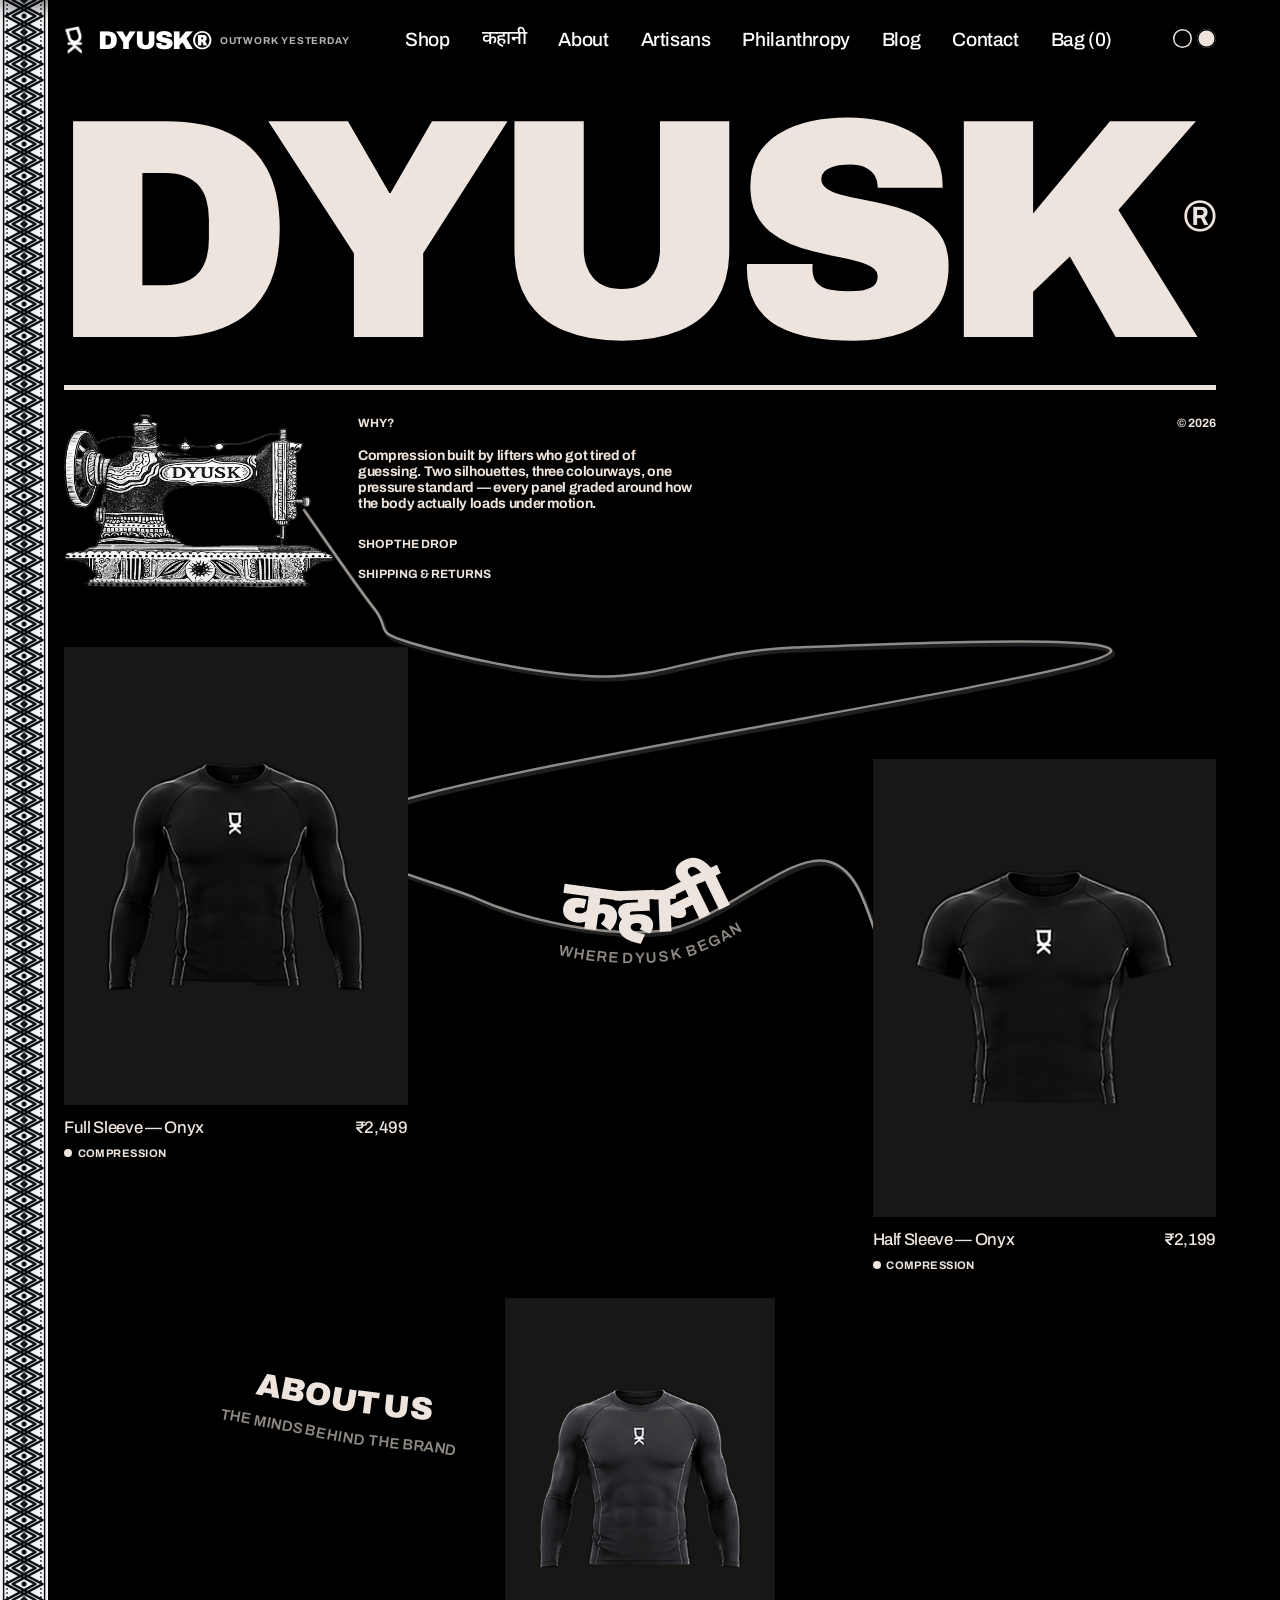
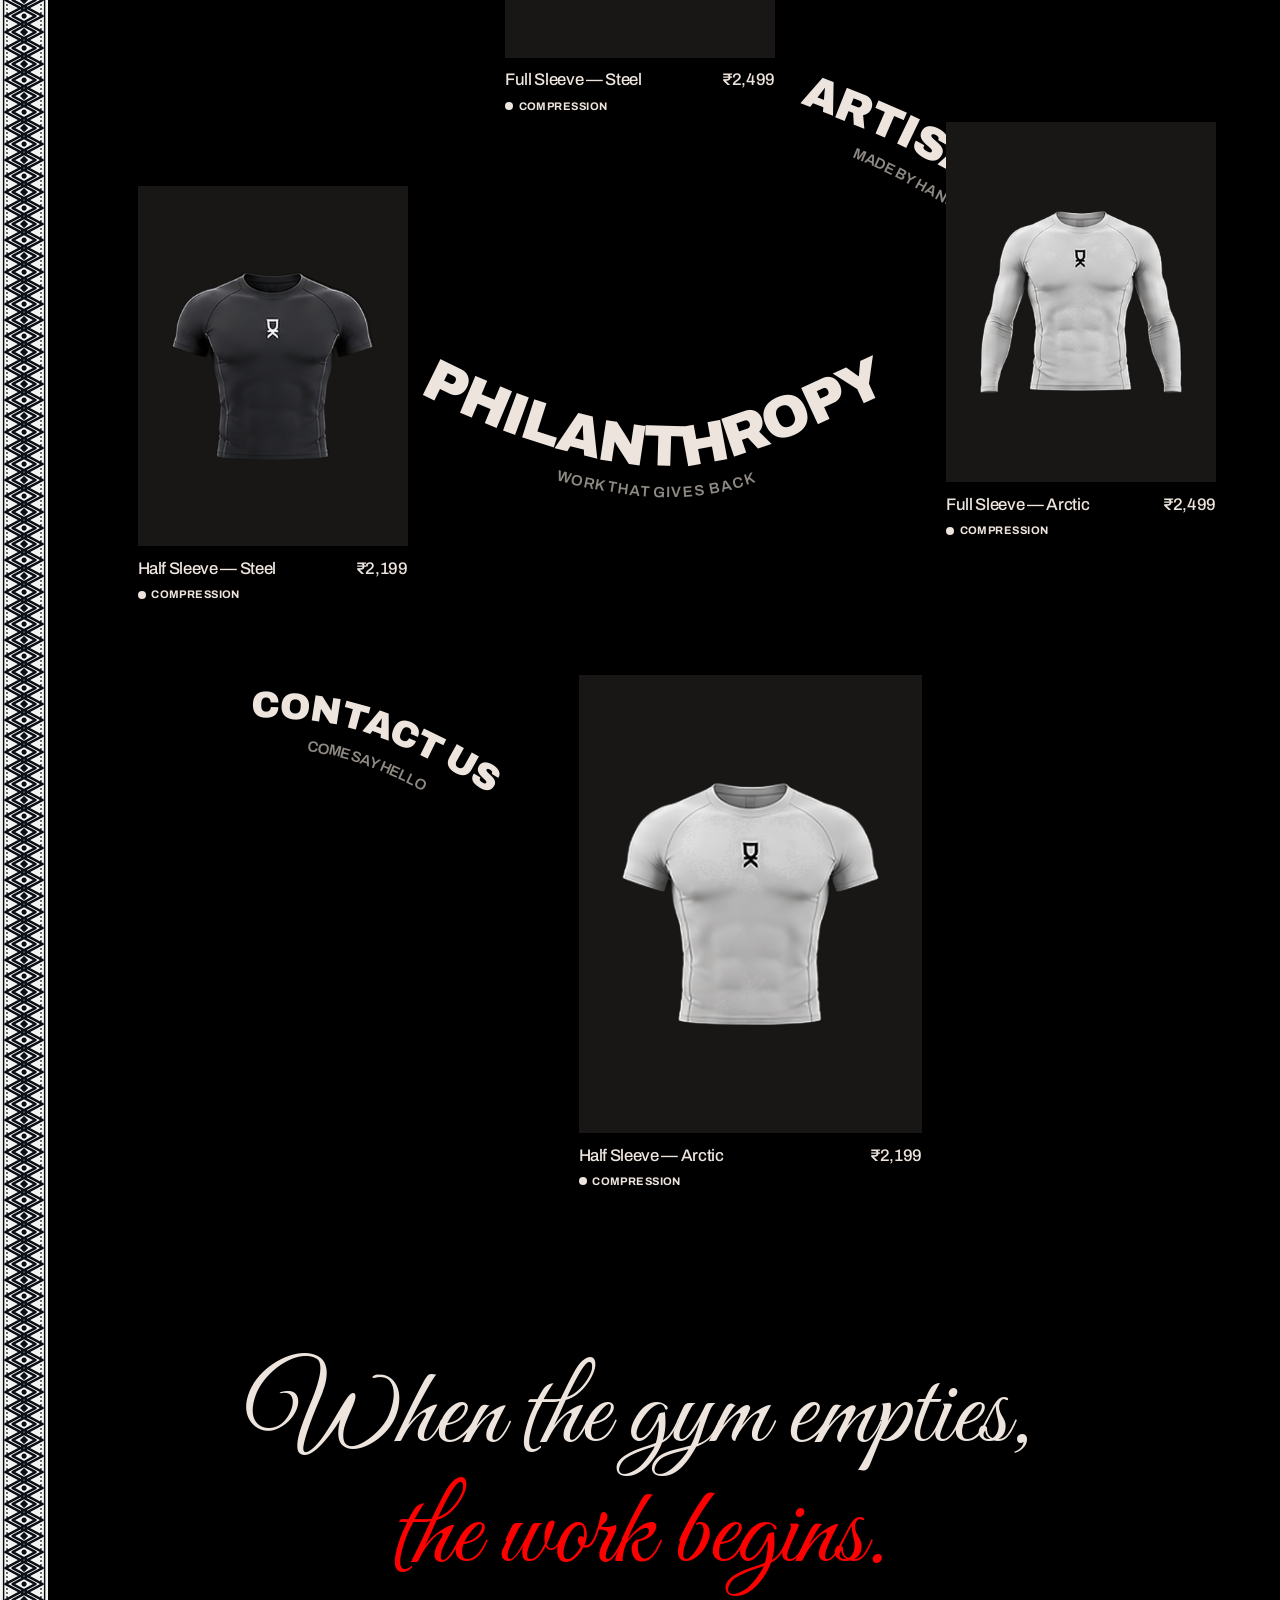
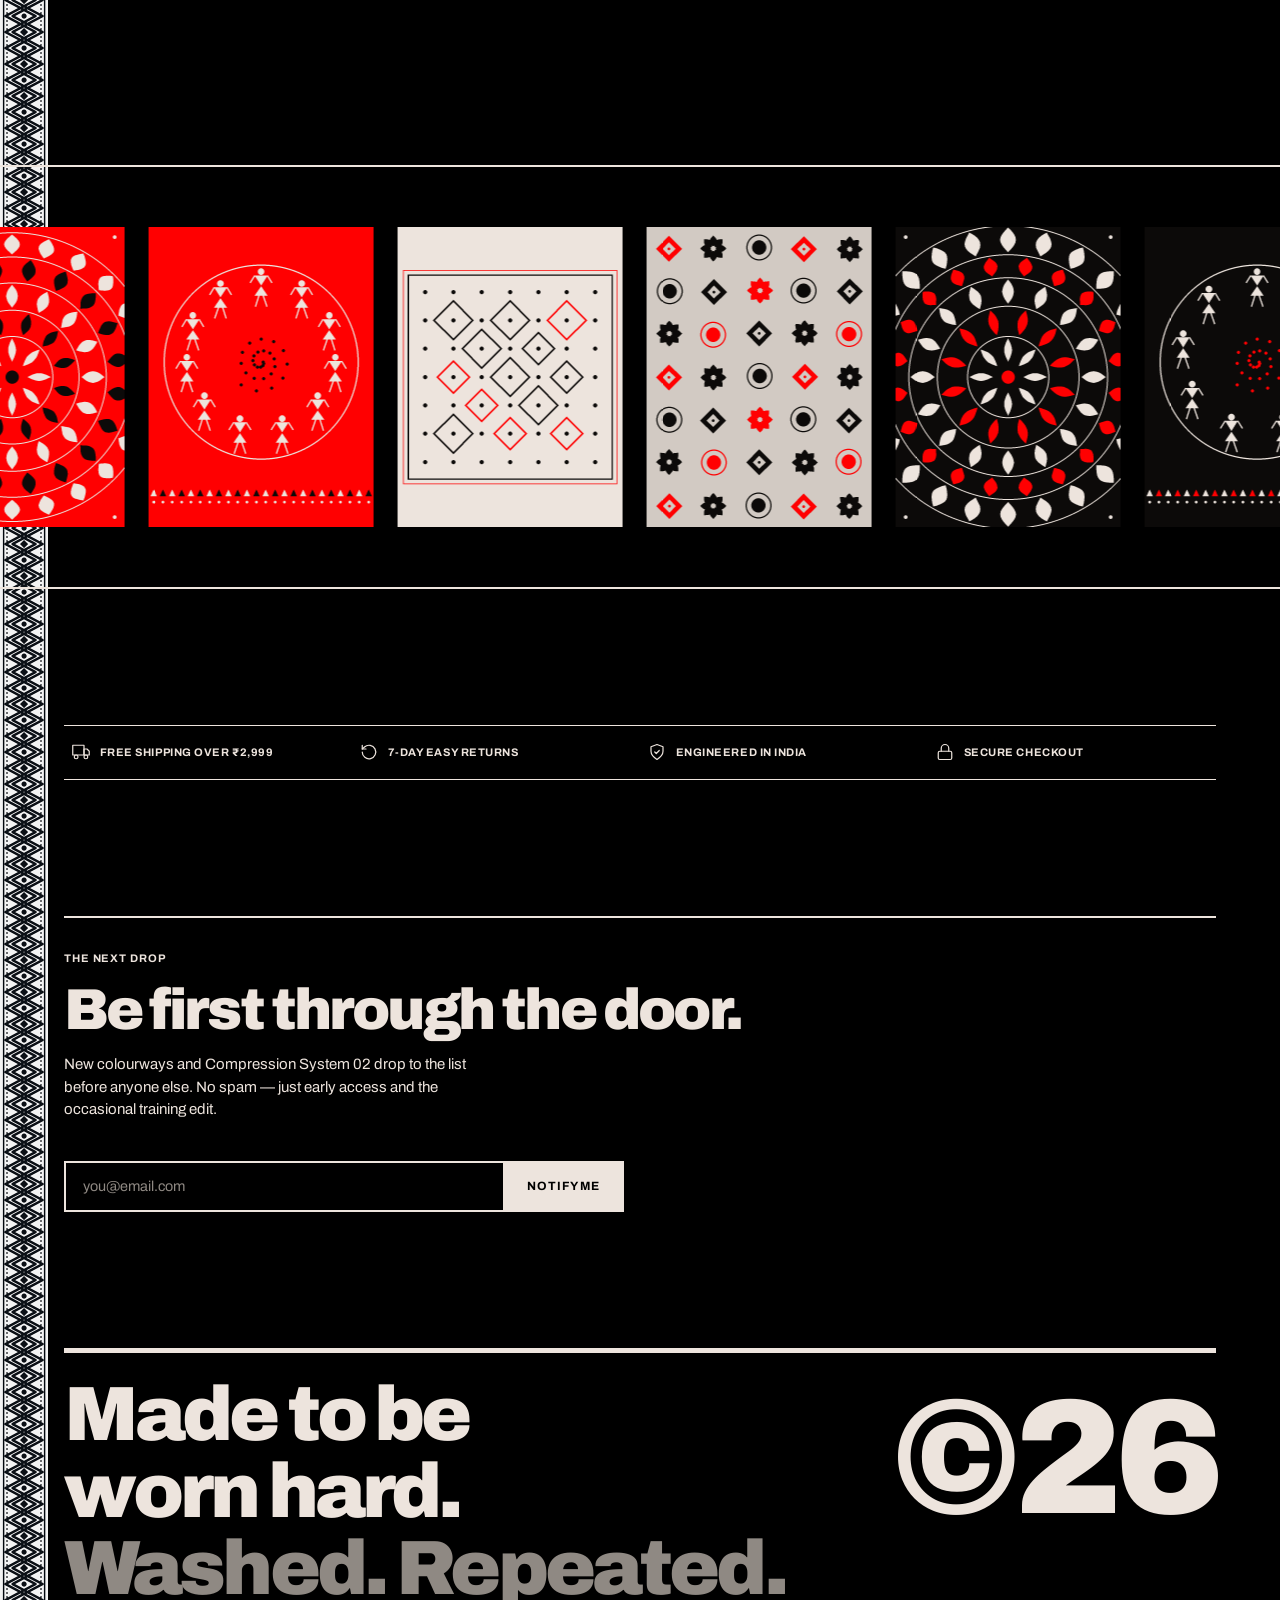
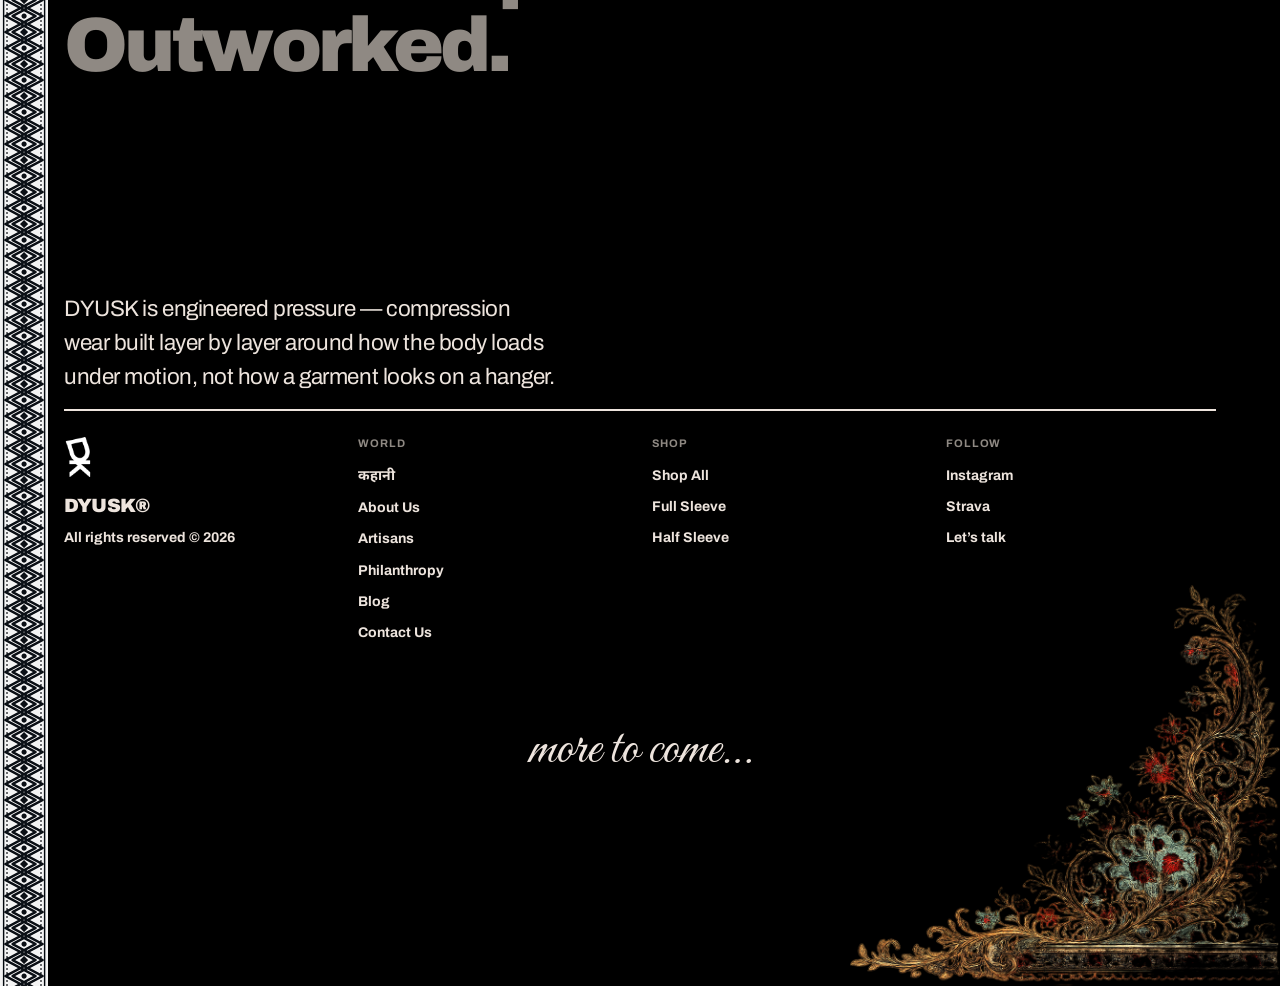
<file: index.html>
<!DOCTYPE html>
<html lang="en">
<head>
<meta charset="UTF-8">
<meta name="viewport" content="width=device-width, initial-scale=1.0">
<title>DYUSK — Engineered Pressure</title>
<script>
(function(){
  try{
    var t = localStorage.getItem('dyusk-theme') || 'dark';
    if(t === 'dark' || t === 'red'){
      document.documentElement.setAttribute('data-theme', 'dark');
    }
  }catch(e){}
})();
</script>
<meta name="description" content="DYUSK compression wear. Full Sleeve and Half Sleeve in Onyx, Steel and Arctic. Engineered pressure for the way your body moves.">
<link rel="icon" href="assets/favicon-32.png" sizes="32x32" type="image/png">
<link rel="apple-touch-icon" href="assets/favicon-180.png">
<link rel="preconnect" href="https://fonts.googleapis.com">
<link rel="preconnect" href="https://fonts.gstatic.com" crossorigin>
<link href="https://fonts.googleapis.com/css2?family=Archivo:wght@400;500;700;900&family=Noto+Sans+Devanagari:wght@700;900&family=Great+Vibes&display=swap" rel="stylesheet">
<link rel="stylesheet" href="assets/css/site.css">
</head>
<body>

<div id="preloader" aria-hidden="true">
  <div class="shutter">
    <span class="pre-word">DYUSK<sup>&#174;</sup></span>
    <div class="shutter-bar"></div>
  </div>
</div>

<a href="index.html" class="brand-mark" aria-label="DYUSK home"><img src="assets/mark-white.png" alt="DYUSK mark"/></a>
<header id="siteHeader">
  <a href="index.html" class="logo">
    <span class="brand">DYUSK&#174;</span>
    <span class="tagline">Outwork Yesterday</span>
  </a>
  <nav aria-label="Main">
    <ul class="nav-links">
      <li><a class="link-hover" href="shop.html">Shop</a></li>
      <li><a class="link-hover" href="kahani.html" lang="hi">कहानी</a></li>
      <li><a class="link-hover" href="about.html">About</a></li>
      <li><a class="link-hover" href="artisans.html">Artisans</a></li>
      <li><a class="link-hover" href="philanthropy.html">Philanthropy</a></li>
      <li><a class="link-hover" href="blog.html">Blog</a></li>
      <li><a class="link-hover" href="contact.html">Contact</a></li>
      <li><button class="cart-btn link-hover" type="button" aria-label="Open bag">Bag (<span class="cart-count">0</span>)</button></li>
    </ul>
    <button class="nav-toggle" type="button" aria-label="Menu" aria-expanded="false" aria-controls="mobileMenu"><span></span><span></span><span></span></button>
  </nav>
</header>

<div id="mobileMenu" class="mobile-menu" aria-hidden="true">
  <nav aria-label="Menu links">
    <a href="shop.html">Shop</a>
    <a href="kahani.html" lang="hi">कहानी</a>
    <a href="about.html">About Us</a>
    <a href="artisans.html">Artisans</a>
    <a href="philanthropy.html">Philanthropy</a>
    <a href="blog.html">Blog</a>
    <a href="contact.html">Contact Us</a>
    <button class="cart-btn mm-bag" type="button" aria-label="Open bag">Bag (<span class="cart-count">0</span>)</button>
  </nav>
</div>

<div id="theme-switcher" aria-label="Theme">
  <button class="theme-dot" data-set="dark" type="button" aria-label="Dark theme"></button>
  <button class="theme-dot" data-set="cream" type="button" aria-label="Cream theme"></button>
</div>

<div id="sideBorder" aria-hidden="true" style="background-image:url('assets/border-side.png')"></div>

<div id="threadLayer" aria-hidden="true">
  <svg id="threadSvg" xmlns="http://www.w3.org/2000/svg">
    <defs>
      <mask id="threadMask" maskUnits="userSpaceOnUse">
        <path id="threadMaskPath" fill="none" stroke="#fff" stroke-width="12" stroke-linecap="round"/>
      </mask>
    </defs>
    <g mask="url(#threadMask)">
      <path class="thread-shadow" fill="none" stroke-width="4" stroke-linecap="round" transform="translate(2,3)"/>
      <path class="thread-core" fill="none" stroke-width="2.5" stroke-linecap="round"/>
      <path class="thread-ply" fill="none" stroke-width="4.5" stroke-linecap="round" stroke-dasharray="3 6"/>
    </g>
  </svg>
</div>

<svg id="threadLabels" xmlns="http://www.w3.org/2000/svg">
  <defs>
    <path id="labelPath" fill="none" stroke="none"/>
  </defs>
  <a href="kahani.html"><text class="tlabel" lang="hi" text-anchor="middle"><textPath href="#labelPath" startOffset="5%">कहानी</textPath></text></a>
  <a href="about.html"><text class="tlabel" text-anchor="middle"><textPath href="#labelPath" startOffset="24%">ABOUT US</textPath></text></a>
  <a href="artisans.html"><text class="tlabel" text-anchor="middle"><textPath href="#labelPath" startOffset="38%">ARTISANS</textPath></text></a>
  <a href="philanthropy.html"><text class="tlabel" text-anchor="middle"><textPath href="#labelPath" startOffset="55%">PHILANTHROPY</textPath></text></a>
  <a href="contact.html"><text class="tlabel" text-anchor="middle"><textPath href="#labelPath" startOffset="70%">CONTACT US</textPath></text></a>
  <text class="tcap" text-anchor="middle"><textPath href="#labelPath" startOffset="5%">Where DYUSK began</textPath></text>
  <text class="tcap" text-anchor="middle"><textPath href="#labelPath" startOffset="24%">The minds behind the brand</textPath></text>
  <text class="tcap" text-anchor="middle"><textPath href="#labelPath" startOffset="38%">Made by hand</textPath></text>
  <text class="tcap" text-anchor="middle"><textPath href="#labelPath" startOffset="55%">Work that gives back</textPath></text>
  <text class="tcap" text-anchor="middle"><textPath href="#labelPath" startOffset="70%">Come say hello</textPath></text>
</svg>

<section class="hero-brand" id="top">
  <div class="wordmark">DYUSK<sup>&#174;</sup></div>
  <div class="rule-5"></div>
  <div class="hero-grid">
    <h1 class="sr-only">DYUSK</h1>
    <div class="hg-brand">
      <img src="assets/machine-sketch.png" alt="Hand-drawn vintage sewing machine sketch" loading="lazy"/>
    </div>
    <div class="hg-why">
      <h2>Why?</h2>
      <p>Compression built by lifters who got tired of guessing. Two silhouettes, three colourways, one pressure standard &#8212; every panel graded around how the body actually loads under motion.</p>
      <div class="hg-shop">
        <a class="link-hover" href="shop.html">Shop the drop</a>
        <a class="link-hover" href="#footer">Shipping &amp; Returns</a>
      </div>
    </div>
    <div class="hg-copy">&#169; 2026</div>
  </div>
</section>

<section class="scatter" id="lineup">
  <a href="product-full-sleeve.html?color=black" class="pcard sc-item t1">
    <div class="media">
      <img class="ph-front" src="assets/products/full-front-black.png" alt="DYUSK full sleeve compression shirt, Onyx, front view">
      <img class="ph-back" src="assets/products/full-back-black.png" alt="DYUSK full sleeve compression shirt, Onyx, back view" loading="lazy">
    </div>
    <div class="prow"><p>Full Sleeve &#8212; Onyx</p><p>&#8377;2,499</p></div>
    <div class="cat"><i></i><span>Compression</span></div>
  </a>
  <a class="sc-link w1" href="kahani.html" lang="hi">कहानी</a>
  <a href="product-half-sleeve.html?color=black" class="pcard sc-item t2">
    <div class="media">
      <img class="ph-front" src="assets/products/half-front-black.png" alt="DYUSK half sleeve compression shirt, Onyx, front view">
      <img class="ph-back" src="assets/products/half-back-black.png" alt="DYUSK half sleeve compression shirt, Onyx, back view" loading="lazy">
    </div>
    <div class="prow"><p>Half Sleeve &#8212; Onyx</p><p>&#8377;2,199</p></div>
    <div class="cat"><i></i><span>Compression</span></div>
  </a>
  <a class="sc-link w2" href="about.html">About Us</a>
  <a href="product-full-sleeve.html?color=steel" class="pcard sc-item t3">
    <div class="media">
      <img class="ph-front" src="assets/products/full-front-steel.png" alt="DYUSK full sleeve compression shirt, Steel, front view">
      <img class="ph-back" src="assets/products/full-back-steel.png" alt="DYUSK full sleeve compression shirt, Steel, back view" loading="lazy">
    </div>
    <div class="prow"><p>Full Sleeve &#8212; Steel</p><p>&#8377;2,499</p></div>
    <div class="cat"><i></i><span>Compression</span></div>
  </a>
  <a class="sc-link w3" href="artisans.html">Artisans</a>
  <a href="product-half-sleeve.html?color=steel" class="pcard sc-item t4">
    <div class="media">
      <img class="ph-front" src="assets/products/half-front-steel.png" alt="DYUSK half sleeve compression shirt, Steel, front view">
      <img class="ph-back" src="assets/products/half-back-steel.png" alt="DYUSK half sleeve compression shirt, Steel, back view" loading="lazy">
    </div>
    <div class="prow"><p>Half Sleeve &#8212; Steel</p><p>&#8377;2,199</p></div>
    <div class="cat"><i></i><span>Compression</span></div>
  </a>
  <a class="sc-link w4" href="philanthropy.html">Philanthropy</a>
  <a href="product-full-sleeve.html?color=white" class="pcard sc-item t5">
    <div class="media">
      <img class="ph-front" src="assets/products/full-front-white.png" alt="DYUSK full sleeve compression shirt, Arctic, front view">
      <img class="ph-back" src="assets/products/full-back-white.png" alt="DYUSK full sleeve compression shirt, Arctic, back view" loading="lazy">
    </div>
    <div class="prow"><p>Full Sleeve &#8212; Arctic</p><p>&#8377;2,499</p></div>
    <div class="cat"><i></i><span>Compression</span></div>
  </a>
  <a class="sc-link w5" href="contact.html">Contact Us</a>
  <a href="product-half-sleeve.html?color=white" class="pcard sc-item t6">
    <div class="media">
      <img class="ph-front" src="assets/products/half-front-white.png" alt="DYUSK half sleeve compression shirt, Arctic, front view">
      <img class="ph-back" src="assets/products/half-back-white.png" alt="DYUSK half sleeve compression shirt, Arctic, back view" loading="lazy">
    </div>
    <div class="prow"><p>Half Sleeve &#8212; Arctic</p><p>&#8377;2,199</p></div>
    <div class="cat"><i></i><span>Compression</span></div>
  </a>
</section>

<section class="quote-band reveal">
  <p class="script-quote">When the gym empties,<br/><span class="q-accent">the work begins.</span></p>
</section>

<section class="art-band">
  <div class="art-marquee" id="artMarquee" aria-label="Indian art gallery, scrolling">
    <div class="art-track">
      <div class="art-cell"><img src="assets/art/art-01.png" alt="Generative Indian folk art panel 1" loading="lazy"/></div>
      <div class="art-cell"><img src="assets/art/art-02.png" alt="Generative Indian folk art panel 2" loading="lazy"/></div>
      <div class="art-cell"><img src="assets/art/art-03.png" alt="Generative Indian folk art panel 3" loading="lazy"/></div>
      <div class="art-cell"><img src="assets/art/art-04.png" alt="Generative Indian folk art panel 4" loading="lazy"/></div>
      <div class="art-cell"><img src="assets/art/art-05.png" alt="Generative Indian folk art panel 5" loading="lazy"/></div>
      <div class="art-cell"><img src="assets/art/art-06.png" alt="Generative Indian folk art panel 6" loading="lazy"/></div>
      <div class="art-cell"><img src="assets/art/art-07.png" alt="Generative Indian folk art panel 7" loading="lazy"/></div>
      <div class="art-cell"><img src="assets/art/art-08.png" alt="Generative Indian folk art panel 8" loading="lazy"/></div>
    </div>
  </div>
</section>

<section class="trust-band">
  <div class="tb-item"><svg viewBox="0 0 24 24" fill="none" stroke="currentColor" stroke-width="1.6" stroke-linecap="round" stroke-linejoin="round"><rect x="1" y="3" width="15" height="13"/><path d="M16 8h4l3 3v5h-7z"/><circle cx="5.5" cy="18.5" r="2.5"/><circle cx="18.5" cy="18.5" r="2.5"/></svg><span>Free shipping over &#8377;2,999</span></div>
  <div class="tb-item"><svg viewBox="0 0 24 24" fill="none" stroke="currentColor" stroke-width="1.6" stroke-linecap="round" stroke-linejoin="round"><path d="M3 12a9 9 0 1 0 3-6.7L3 8"/><path d="M3 3v5h5"/></svg><span>7-day easy returns</span></div>
  <div class="tb-item"><svg viewBox="0 0 24 24" fill="none" stroke="currentColor" stroke-width="1.6" stroke-linecap="round" stroke-linejoin="round"><path d="M12 2 4 5v6c0 5 3.5 8 8 11 4.5-3 8-6 8-11V5Z"/><path d="M9 12l2 2 4-4"/></svg><span>Engineered in India</span></div>
  <div class="tb-item"><svg viewBox="0 0 24 24" fill="none" stroke="currentColor" stroke-width="1.6" stroke-linecap="round" stroke-linejoin="round"><rect x="3" y="11" width="18" height="11" rx="2"/><path d="M7 11V7a5 5 0 0 1 10 0v4"/></svg><span>Secure checkout</span></div>
</section>

<section class="newsletter">
  <div class="nl-inner">
    <div class="nl-copy">
      <span class="section-tag">The Next Drop</span>
      <h2>Be first through the door.</h2>
      <p>New colourways and Compression System 02 drop to the list before anyone else. No spam &#8212; just early access and the occasional training edit.</p>
      <form class="nl-form" novalidate="novalidate">
        <input type="email" required="required" placeholder="you@email.com" aria-label="Email address">
        <button class="btn solid" type="submit">Notify Me</button>
      </form>
    </div>
  </div>
</section>

<footer id="footer">
  <div class="rule-5"></div>
  <div class="f-head">
    <div class="f-statement">
      <p>Made to be worn hard.</p>
      <p class="dim">Washed. Repeated. Outworked.</p>
    </div>
    <div class="f-year">&#169;26</div>
  </div>
  <p class="f-desc">DYUSK is engineered pressure &#8212; compression wear built layer by layer around how the body loads under motion, not how a garment looks on a hanger.</p>
  <div class="rule-2"></div>
  <div class="f-cols">
    <div class="f-col">
      <img src="assets/mark-white.png" alt="" class="f-mark"/>
      <span class="f-brand">DYUSK&#174;</span>
      <span>All rights reserved &#169; 2026</span>
    </div>
    <div class="f-col">
      <span class="kicker">World</span>
      <ul>
        <li><a class="link-hover" href="kahani.html" lang="hi">कहानी</a></li>
        <li><a class="link-hover" href="about.html">About Us</a></li>
        <li><a class="link-hover" href="artisans.html">Artisans</a></li>
        <li><a class="link-hover" href="philanthropy.html">Philanthropy</a></li>
        <li><a class="link-hover" href="blog.html">Blog</a></li>
        <li><a class="link-hover" href="contact.html">Contact Us</a></li>
      </ul>
    </div>
    <div class="f-col">
      <span class="kicker">Shop</span>
      <ul>
        <li><a class="link-hover" href="shop.html">Shop All</a></li>
        <li><a class="link-hover" href="product-full-sleeve.html">Full Sleeve</a></li>
        <li><a class="link-hover" href="product-half-sleeve.html">Half Sleeve</a></li>
      </ul>
    </div>
    <div class="f-col">
      <span class="kicker">Follow</span>
      <ul>
        <li><a class="link-hover" href="#" rel="noopener">Instagram</a></li>
        <li><a class="link-hover" href="#" rel="noopener">Strava</a></li>
        <li><a class="link-hover" href="contact.html">Let&#8217;s talk</a></li>
      </ul>
    </div>
  </div>
  <p class="more-to-come">more to come&#8230;</p>
  <img src="assets/ornament-corner.png" alt="" class="f-ornament" loading="lazy"/>
</footer>

<div class="cart-scrim" id="cartScrim"></div>
<aside class="cart-drawer" id="cartDrawer" aria-label="Shopping bag">
  <div class="cart-top">
    <h2>Your Bag</h2>
    <button class="cart-close" type="button" aria-label="Close bag">
      <svg viewBox="0 0 24 24" fill="none" stroke="currentColor" stroke-width="1.8" stroke-linecap="round"><line x1="6" y1="6" x2="18" y2="18"/><line x1="18" y1="6" x2="6" y2="18"/></svg>
    </button>
  </div>
  <div class="ship-bar" id="shipBar"><p></p><div class="ship-track"><i></i></div></div>
  <div class="cart-items" id="cartItems"></div>
  <div class="cart-foot" id="cartFoot">
    <div class="cart-sub"><span>Subtotal</span><strong id="cartSub">&#8377;0</strong></div>
    <p class="cart-note">Shipping &amp; taxes calculated at checkout.</p>
    <a href="#" class="btn solid checkout-btn">Checkout</a>
  </div>
</aside>

<script src="assets/js/site.js"></script>
<script src="assets/js/commerce.js"></script>
</body>
</html>
</file>
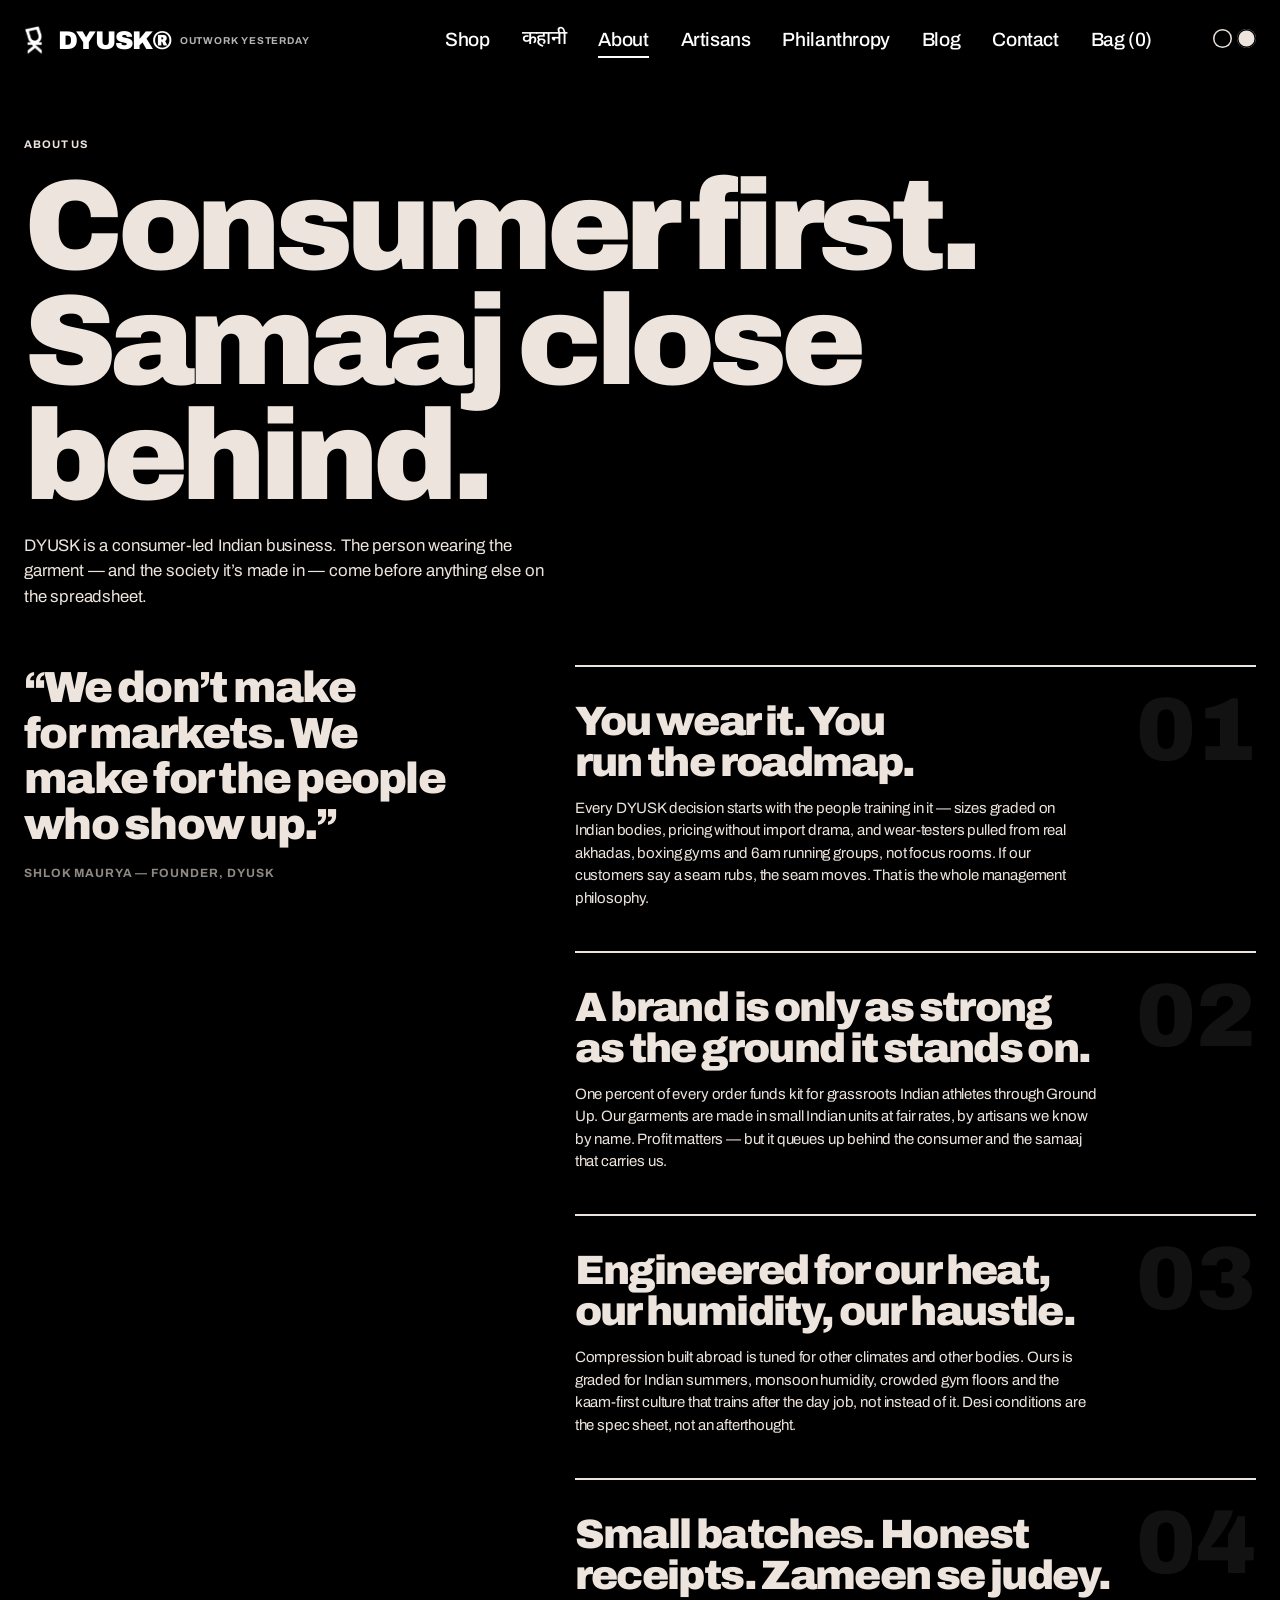
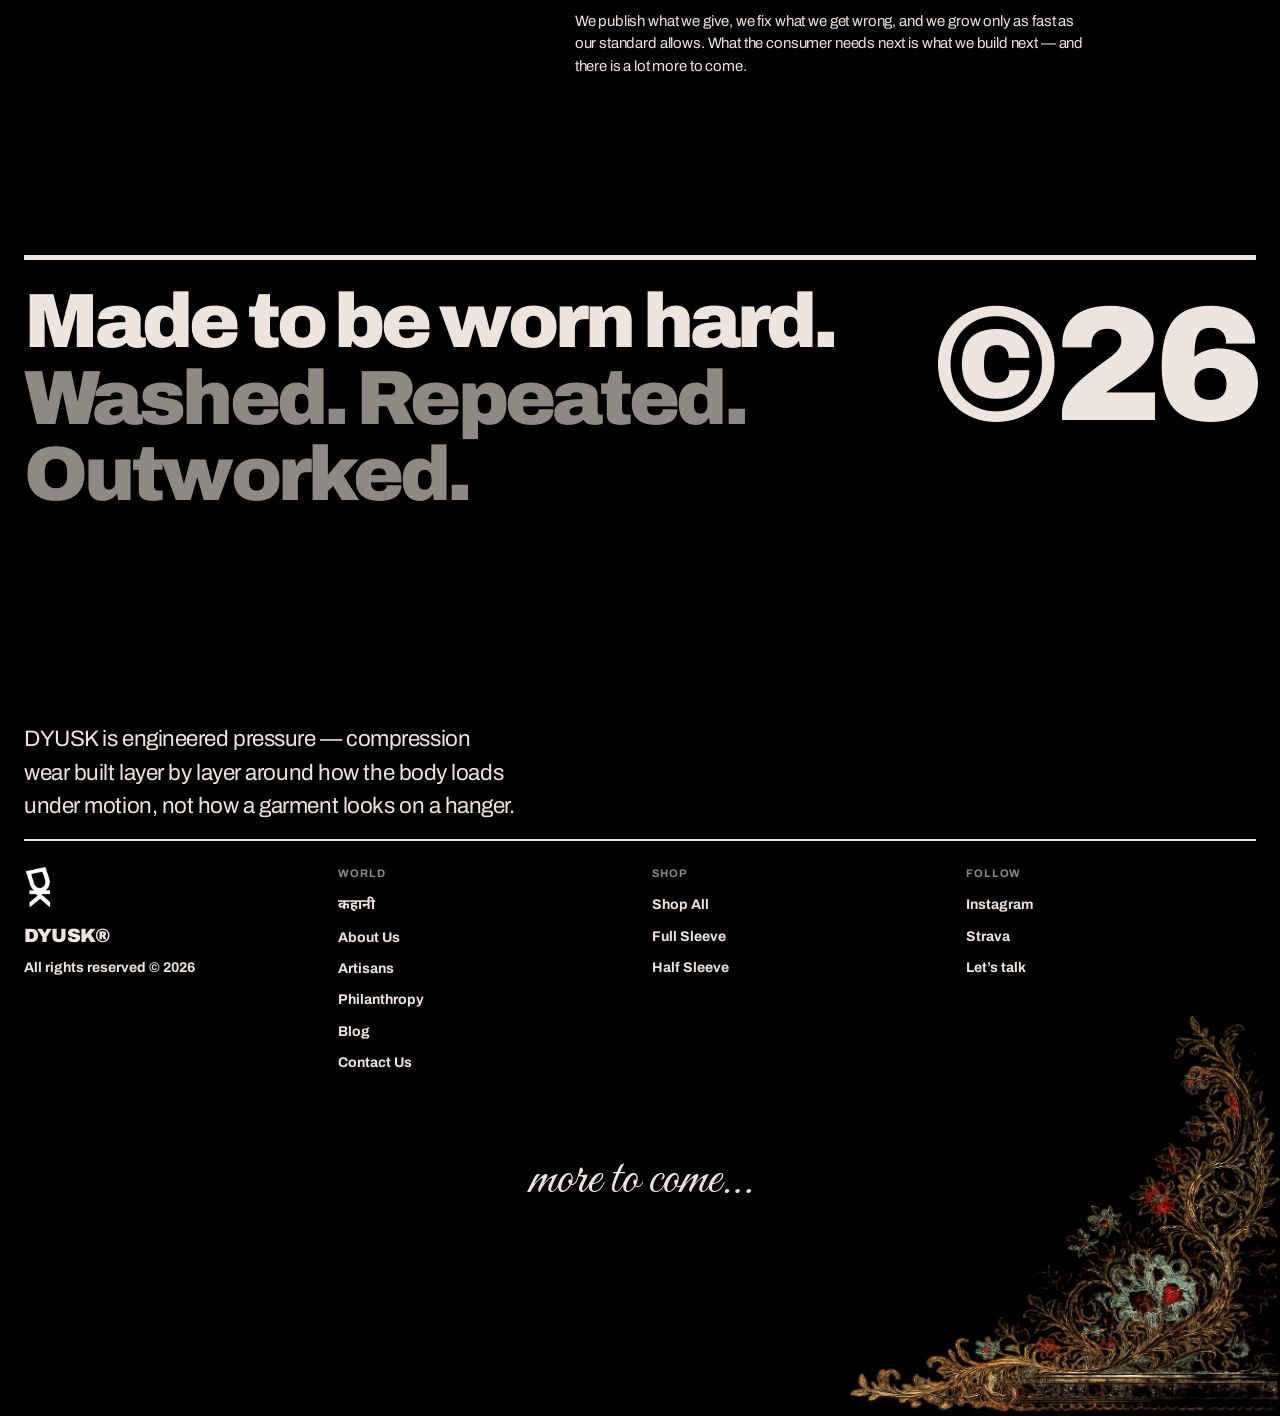
<file: about.html>
<!DOCTYPE html>
<html lang="en">
<head>
<meta charset="UTF-8">
<meta name="viewport" content="width=device-width, initial-scale=1.0">
<title>About Us — DYUSK</title>
<script>
(function(){
  try{
    var t = localStorage.getItem('dyusk-theme') || 'dark';
    if(t === 'dark' || t === 'red'){
      document.documentElement.setAttribute('data-theme', 'dark');
    }
  }catch(e){}
})();
</script>
<meta name="description" content="About DYUSK — a founder-led Indian compression wear brand built on one standard: engineered pressure.">
<link rel="icon" href="assets/favicon-32.png" sizes="32x32" type="image/png">
<link rel="apple-touch-icon" href="assets/favicon-180.png">
<link rel="preconnect" href="https://fonts.googleapis.com">
<link rel="preconnect" href="https://fonts.gstatic.com" crossorigin>
<link href="https://fonts.googleapis.com/css2?family=Archivo:wght@400;500;700;900&family=Noto+Sans+Devanagari:wght@700;900&family=Great+Vibes&display=swap" rel="stylesheet">
<link rel="stylesheet" href="assets/css/site.css">
</head>
<body>

<a href="index.html" class="brand-mark" aria-label="DYUSK home"><img src="assets/mark-white.png" alt="DYUSK mark"/></a>
<header id="siteHeader">
  <a href="index.html" class="logo">
    <span class="brand">DYUSK&#174;</span>
    <span class="tagline">Outwork Yesterday</span>
  </a>
  <nav aria-label="Main">
    <ul class="nav-links">
      <li><a class="link-hover" href="shop.html">Shop</a></li>
      <li><a class="link-hover" href="kahani.html" lang="hi">कहानी</a></li>
      <li><a class="link-hover" href="about.html">About</a></li>
      <li><a class="link-hover" href="artisans.html">Artisans</a></li>
      <li><a class="link-hover" href="philanthropy.html">Philanthropy</a></li>
      <li><a class="link-hover" href="blog.html">Blog</a></li>
      <li><a class="link-hover" href="contact.html">Contact</a></li>
      <li><button class="cart-btn link-hover" type="button" aria-label="Open bag">Bag (<span class="cart-count">0</span>)</button></li>
    </ul>
    <button class="nav-toggle" type="button" aria-label="Menu" aria-expanded="false" aria-controls="mobileMenu"><span></span><span></span><span></span></button>
  </nav>
</header>

<div id="mobileMenu" class="mobile-menu" aria-hidden="true">
  <nav aria-label="Menu links">
    <a href="shop.html">Shop</a>
    <a href="kahani.html" lang="hi">कहानी</a>
    <a href="about.html">About Us</a>
    <a href="artisans.html">Artisans</a>
    <a href="philanthropy.html">Philanthropy</a>
    <a href="blog.html">Blog</a>
    <a href="contact.html">Contact Us</a>
    <button class="cart-btn mm-bag" type="button" aria-label="Open bag">Bag (<span class="cart-count">0</span>)</button>
  </nav>
</div>

<div id="theme-switcher" aria-label="Theme">
  <button class="theme-dot" data-set="dark" type="button" aria-label="Dark theme"></button>
  <button class="theme-dot" data-set="cream" type="button" aria-label="Cream theme"></button>
</div>

<section class="about-hero">
  <span class="section-tag">About Us</span>
  <h1>Consumer first.<br/>Samaaj close behind.</h1>
  <p>DYUSK is a consumer-led Indian business. The person wearing the garment &#8212; and the society it&#8217;s made in &#8212; come before anything else on the spreadsheet.</p>
</section>
<section class="about-split">
  <aside class="as-rail">
    <blockquote class="as-quote">&#8220;We don&#8217;t make for markets. We make for the people who show up.&#8221;</blockquote>
    <p class="as-attrib">Shlok Maurya &#8212; Founder, DYUSK</p>
  </aside>
  <div class="as-chapters">
    <div class="as-chapter reveal">
      <span class="as-idx">01</span>
      <h2>You wear it. You run the roadmap.</h2>
      <p>Every DYUSK decision starts with the people training in it &#8212; sizes graded on Indian bodies, pricing without import drama, and wear-testers pulled from real akhadas, boxing gyms and 6am running groups, not focus rooms. If our customers say a seam rubs, the seam moves. That is the whole management philosophy.</p>
    </div>
    <div class="as-chapter reveal">
      <span class="as-idx">02</span>
      <h2>A brand is only as strong as the ground it stands on.</h2>
      <p>One percent of every order funds kit for grassroots Indian athletes through Ground Up. Our garments are made in small Indian units at fair rates, by artisans we know by name. Profit matters &#8212; but it queues up behind the consumer and the samaaj that carries us.</p>
    </div>
    <div class="as-chapter reveal">
      <span class="as-idx">03</span>
      <h2>Engineered for our heat, our humidity, our haustle.</h2>
      <p>Compression built abroad is tuned for other climates and other bodies. Ours is graded for Indian summers, monsoon humidity, crowded gym floors and the kaam-first culture that trains after the day job, not instead of it. Desi conditions are the spec sheet, not an afterthought.</p>
    </div>
    <div class="as-chapter reveal">
      <span class="as-idx">04</span>
      <h2>Small batches. Honest receipts. Zameen se judey.</h2>
      <p>We publish what we give, we fix what we get wrong, and we grow only as fast as our standard allows. What the consumer needs next is what we build next &#8212; and there is a lot more to come.</p>
    </div>
  </div>
</section>
<footer id="footer">
  <div class="rule-5"></div>
  <div class="f-head">
    <div class="f-statement">
      <p>Made to be worn hard.</p>
      <p class="dim">Washed. Repeated. Outworked.</p>
    </div>
    <div class="f-year">&#169;26</div>
  </div>
  <p class="f-desc">DYUSK is engineered pressure &#8212; compression wear built layer by layer around how the body loads under motion, not how a garment looks on a hanger.</p>
  <div class="rule-2"></div>
  <div class="f-cols">
    <div class="f-col">
      <img src="assets/mark-white.png" alt="" class="f-mark"/>
      <span class="f-brand">DYUSK&#174;</span>
      <span>All rights reserved &#169; 2026</span>
    </div>
    <div class="f-col">
      <span class="kicker">World</span>
      <ul>
        <li><a class="link-hover" href="kahani.html" lang="hi">कहानी</a></li>
        <li><a class="link-hover" href="about.html">About Us</a></li>
        <li><a class="link-hover" href="artisans.html">Artisans</a></li>
        <li><a class="link-hover" href="philanthropy.html">Philanthropy</a></li>
        <li><a class="link-hover" href="blog.html">Blog</a></li>
        <li><a class="link-hover" href="contact.html">Contact Us</a></li>
      </ul>
    </div>
    <div class="f-col">
      <span class="kicker">Shop</span>
      <ul>
        <li><a class="link-hover" href="shop.html">Shop All</a></li>
        <li><a class="link-hover" href="product-full-sleeve.html">Full Sleeve</a></li>
        <li><a class="link-hover" href="product-half-sleeve.html">Half Sleeve</a></li>
      </ul>
    </div>
    <div class="f-col">
      <span class="kicker">Follow</span>
      <ul>
        <li><a class="link-hover" href="#" rel="noopener">Instagram</a></li>
        <li><a class="link-hover" href="#" rel="noopener">Strava</a></li>
        <li><a class="link-hover" href="contact.html">Let&#8217;s talk</a></li>
      </ul>
    </div>
  </div>
  <p class="more-to-come">more to come&#8230;</p>
  <img src="assets/ornament-corner.png" alt="" class="f-ornament" loading="lazy"/>
</footer>

<div class="cart-scrim" id="cartScrim"></div>
<aside class="cart-drawer" id="cartDrawer" aria-label="Shopping bag">
  <div class="cart-top">
    <h2>Your Bag</h2>
    <button class="cart-close" type="button" aria-label="Close bag">
      <svg viewBox="0 0 24 24" fill="none" stroke="currentColor" stroke-width="1.8" stroke-linecap="round"><line x1="6" y1="6" x2="18" y2="18"/><line x1="18" y1="6" x2="6" y2="18"/></svg>
    </button>
  </div>
  <div class="ship-bar" id="shipBar"><p></p><div class="ship-track"><i></i></div></div>
  <div class="cart-items" id="cartItems"></div>
  <div class="cart-foot" id="cartFoot">
    <div class="cart-sub"><span>Subtotal</span><strong id="cartSub">&#8377;0</strong></div>
    <p class="cart-note">Shipping &amp; taxes calculated at checkout.</p>
    <a href="#" class="btn solid checkout-btn">Checkout</a>
  </div>
</aside>

<script src="assets/js/site.js"></script>
<script src="assets/js/commerce.js"></script>
</body>
</html>
</file>
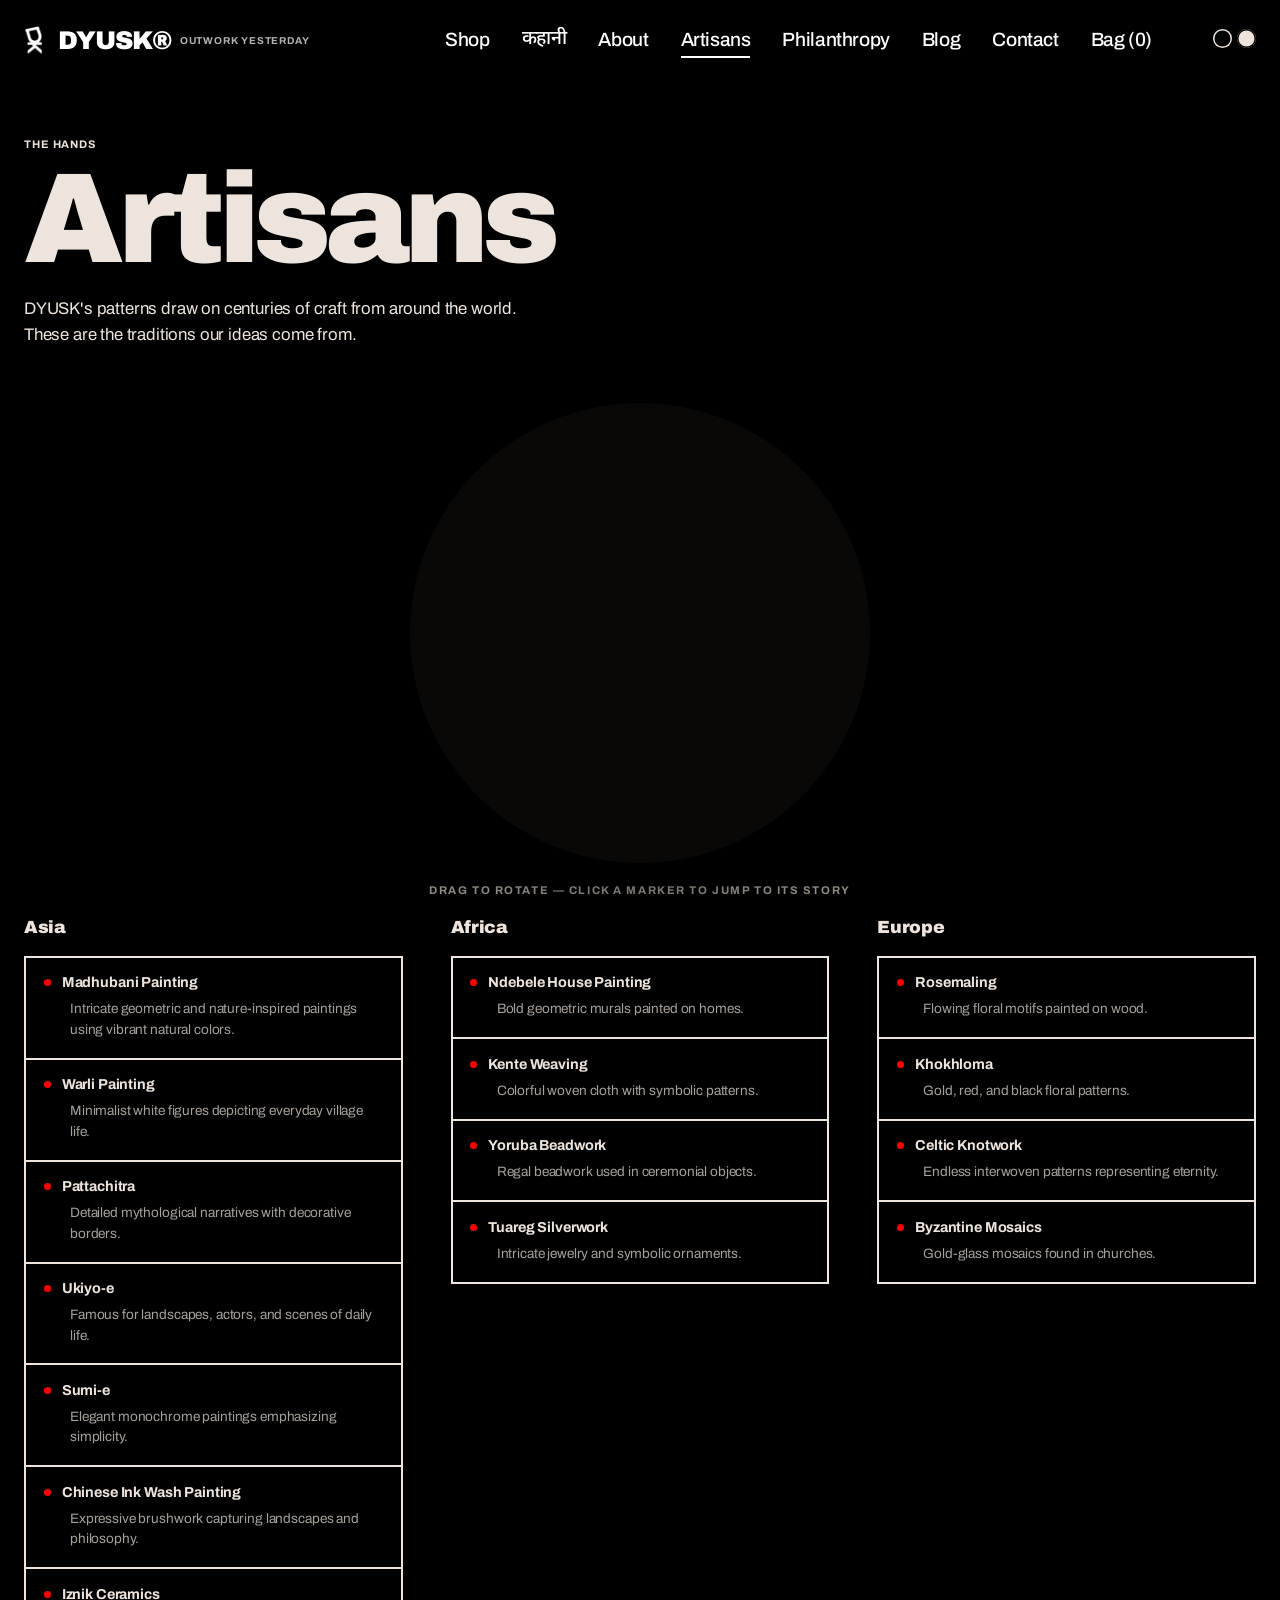
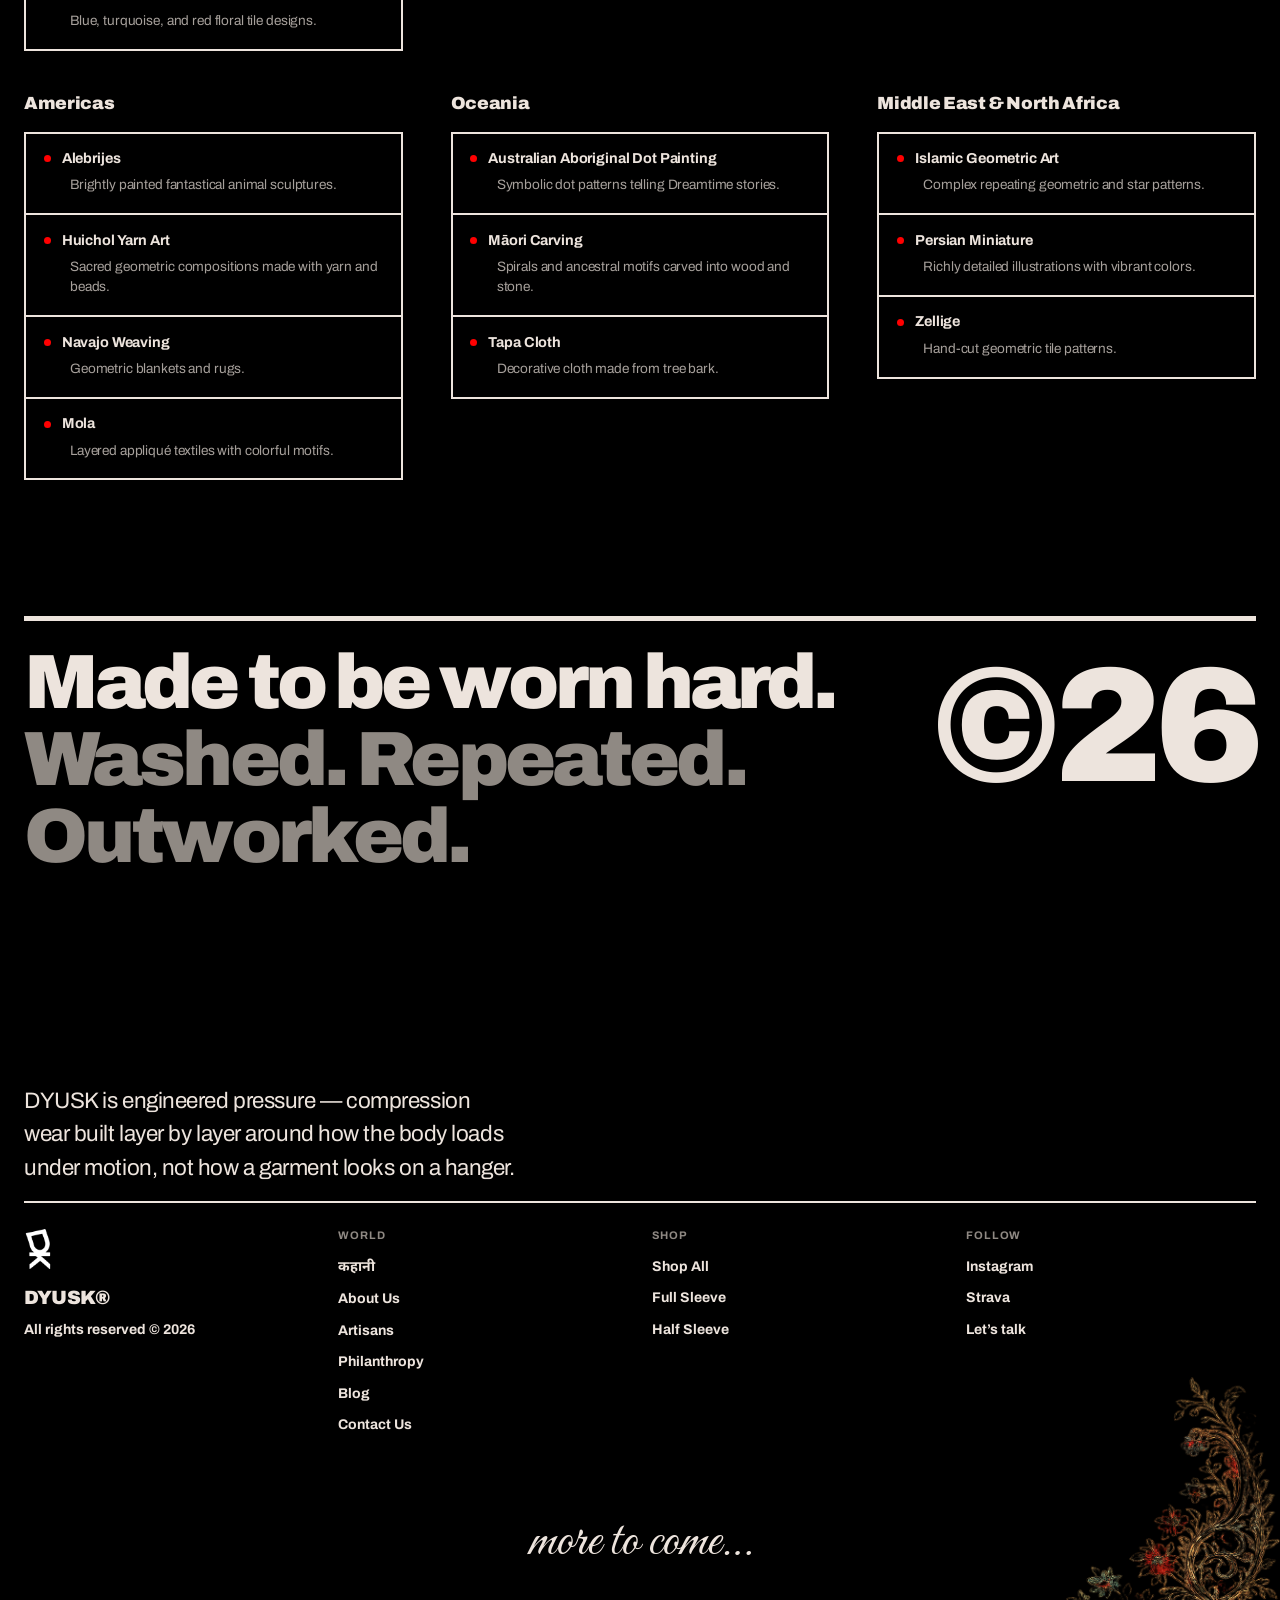
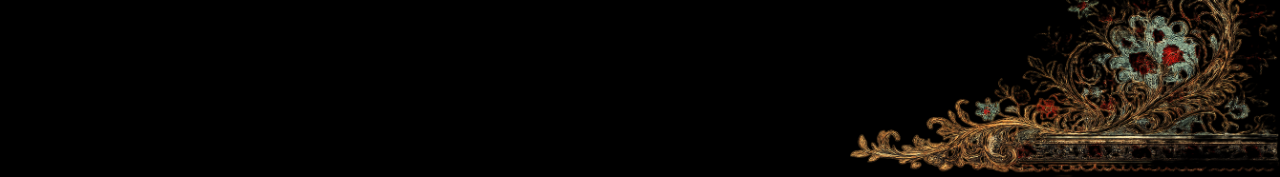
<file: artisans.html>
<!DOCTYPE html>
<html lang="en">
<head>
<meta charset="UTF-8">
<meta name="viewport" content="width=device-width, initial-scale=1.0">
<title>Artisans — DYUSK</title>
<script>
(function(){
  try{
    var t = localStorage.getItem('dyusk-theme') || 'dark';
    if(t === 'dark' || t === 'red'){
      document.documentElement.setAttribute('data-theme', 'dark');
    }
  }catch(e){}
})();
</script>
<meta name="description" content="The hands behind DYUSK — pattern masters, flatlock specialists and small-batch Indian production units.">
<link rel="icon" href="assets/favicon-32.png" sizes="32x32" type="image/png">
<link rel="apple-touch-icon" href="assets/favicon-180.png">
<link rel="preconnect" href="https://fonts.googleapis.com">
<link rel="preconnect" href="https://fonts.gstatic.com" crossorigin>
<link href="https://fonts.googleapis.com/css2?family=Archivo:wght@400;500;700;900&family=Noto+Sans+Devanagari:wght@700;900&family=Great+Vibes&display=swap" rel="stylesheet">
<link rel="stylesheet" href="assets/css/site.css">
</head>
<body>

<a href="index.html" class="brand-mark" aria-label="DYUSK home"><img src="assets/mark-white.png" alt="DYUSK mark"/></a>
<header id="siteHeader">
  <a href="index.html" class="logo">
    <span class="brand">DYUSK&#174;</span>
    <span class="tagline">Outwork Yesterday</span>
  </a>
  <nav aria-label="Main">
    <ul class="nav-links">
      <li><a class="link-hover" href="shop.html">Shop</a></li>
      <li><a class="link-hover" href="kahani.html" lang="hi">कहानी</a></li>
      <li><a class="link-hover" href="about.html">About</a></li>
      <li><a class="link-hover" href="artisans.html">Artisans</a></li>
      <li><a class="link-hover" href="philanthropy.html">Philanthropy</a></li>
      <li><a class="link-hover" href="blog.html">Blog</a></li>
      <li><a class="link-hover" href="contact.html">Contact</a></li>
      <li><button class="cart-btn link-hover" type="button" aria-label="Open bag">Bag (<span class="cart-count">0</span>)</button></li>
    </ul>
    <button class="nav-toggle" type="button" aria-label="Menu" aria-expanded="false" aria-controls="mobileMenu"><span></span><span></span><span></span></button>
  </nav>
</header>

<div id="mobileMenu" class="mobile-menu" aria-hidden="true">
  <nav aria-label="Menu links">
    <a href="shop.html">Shop</a>
    <a href="kahani.html" lang="hi">कहानी</a>
    <a href="about.html">About Us</a>
    <a href="artisans.html">Artisans</a>
    <a href="philanthropy.html">Philanthropy</a>
    <a href="blog.html">Blog</a>
    <a href="contact.html">Contact Us</a>
    <button class="cart-btn mm-bag" type="button" aria-label="Open bag">Bag (<span class="cart-count">0</span>)</button>
  </nav>
</div>

<div id="theme-switcher" aria-label="Theme">
  <button class="theme-dot" data-set="dark" type="button" aria-label="Dark theme"></button>
  <button class="theme-dot" data-set="cream" type="button" aria-label="Cream theme"></button>
</div>

<section class="page-head">
  <span class="section-tag">The Hands</span>
  <h1>Artisans</h1>
  <p>DYUSK's patterns draw on centuries of craft from around the world. These are the traditions our ideas come from.</p>
</section>
<section class="heritage-globe-wrap">
  <div class="hg-globe">
    <canvas id="heritageGlobe" aria-label="Interactive globe marking heritage craft traditions from around the world"></canvas>
  </div>
  <p class="hg-drag-caption">Drag to rotate &#8212; click a marker to jump to its story</p>
</section>

<section class="heritage-regions">
  <div class="hg-region">
    <h2 class="hg-region-title">Asia</h2>
    <ul class="hg-pins">
      <li class="hg-pin" id="loc-madhubani-painting"><button class="hg-pin-btn" type="button"><span class="hg-pin-dot"></span>Madhubani Painting</button><p class="hg-pin-desc">Intricate geometric and nature-inspired paintings using vibrant natural colors.</p></li>
      <li class="hg-pin" id="loc-warli-painting"><button class="hg-pin-btn" type="button"><span class="hg-pin-dot"></span>Warli Painting</button><p class="hg-pin-desc">Minimalist white figures depicting everyday village life.</p></li>
      <li class="hg-pin" id="loc-pattachitra"><button class="hg-pin-btn" type="button"><span class="hg-pin-dot"></span>Pattachitra</button><p class="hg-pin-desc">Detailed mythological narratives with decorative borders.</p></li>
      <li class="hg-pin" id="loc-ukiyo-e"><button class="hg-pin-btn" type="button"><span class="hg-pin-dot"></span>Ukiyo-e</button><p class="hg-pin-desc">Famous for landscapes, actors, and scenes of daily life.</p></li>
      <li class="hg-pin" id="loc-sumi-e"><button class="hg-pin-btn" type="button"><span class="hg-pin-dot"></span>Sumi-e</button><p class="hg-pin-desc">Elegant monochrome paintings emphasizing simplicity.</p></li>
      <li class="hg-pin" id="loc-chinese-ink-wash"><button class="hg-pin-btn" type="button"><span class="hg-pin-dot"></span>Chinese Ink Wash Painting</button><p class="hg-pin-desc">Expressive brushwork capturing landscapes and philosophy.</p></li>
      <li class="hg-pin" id="loc-iznik-ceramics"><button class="hg-pin-btn" type="button"><span class="hg-pin-dot"></span>Iznik Ceramics</button><p class="hg-pin-desc">Blue, turquoise, and red floral tile designs.</p></li>
    </ul>
  </div>
  <div class="hg-region">
    <h2 class="hg-region-title">Africa</h2>
    <ul class="hg-pins">
      <li class="hg-pin" id="loc-ndebele-painting"><button class="hg-pin-btn" type="button"><span class="hg-pin-dot"></span>Ndebele House Painting</button><p class="hg-pin-desc">Bold geometric murals painted on homes.</p></li>
      <li class="hg-pin" id="loc-kente-weaving"><button class="hg-pin-btn" type="button"><span class="hg-pin-dot"></span>Kente Weaving</button><p class="hg-pin-desc">Colorful woven cloth with symbolic patterns.</p></li>
      <li class="hg-pin" id="loc-yoruba-beadwork"><button class="hg-pin-btn" type="button"><span class="hg-pin-dot"></span>Yoruba Beadwork</button><p class="hg-pin-desc">Regal beadwork used in ceremonial objects.</p></li>
      <li class="hg-pin" id="loc-tuareg-silverwork"><button class="hg-pin-btn" type="button"><span class="hg-pin-dot"></span>Tuareg Silverwork</button><p class="hg-pin-desc">Intricate jewelry and symbolic ornaments.</p></li>
    </ul>
  </div>
  <div class="hg-region">
    <h2 class="hg-region-title">Europe</h2>
    <ul class="hg-pins">
      <li class="hg-pin" id="loc-rosemaling"><button class="hg-pin-btn" type="button"><span class="hg-pin-dot"></span>Rosemaling</button><p class="hg-pin-desc">Flowing floral motifs painted on wood.</p></li>
      <li class="hg-pin" id="loc-khokhloma"><button class="hg-pin-btn" type="button"><span class="hg-pin-dot"></span>Khokhloma</button><p class="hg-pin-desc">Gold, red, and black floral patterns.</p></li>
      <li class="hg-pin" id="loc-celtic-knotwork"><button class="hg-pin-btn" type="button"><span class="hg-pin-dot"></span>Celtic Knotwork</button><p class="hg-pin-desc">Endless interwoven patterns representing eternity.</p></li>
      <li class="hg-pin" id="loc-byzantine-mosaics"><button class="hg-pin-btn" type="button"><span class="hg-pin-dot"></span>Byzantine Mosaics</button><p class="hg-pin-desc">Gold-glass mosaics found in churches.</p></li>
    </ul>
  </div>
  <div class="hg-region">
    <h2 class="hg-region-title">Americas</h2>
    <ul class="hg-pins">
      <li class="hg-pin" id="loc-alebrijes"><button class="hg-pin-btn" type="button"><span class="hg-pin-dot"></span>Alebrijes</button><p class="hg-pin-desc">Brightly painted fantastical animal sculptures.</p></li>
      <li class="hg-pin" id="loc-huichol-yarn-art"><button class="hg-pin-btn" type="button"><span class="hg-pin-dot"></span>Huichol Yarn Art</button><p class="hg-pin-desc">Sacred geometric compositions made with yarn and beads.</p></li>
      <li class="hg-pin" id="loc-navajo-weaving"><button class="hg-pin-btn" type="button"><span class="hg-pin-dot"></span>Navajo Weaving</button><p class="hg-pin-desc">Geometric blankets and rugs.</p></li>
      <li class="hg-pin" id="loc-mola"><button class="hg-pin-btn" type="button"><span class="hg-pin-dot"></span>Mola</button><p class="hg-pin-desc">Layered appliqu&eacute; textiles with colorful motifs.</p></li>
    </ul>
  </div>
  <div class="hg-region">
    <h2 class="hg-region-title">Oceania</h2>
    <ul class="hg-pins">
      <li class="hg-pin" id="loc-aboriginal-dot-painting"><button class="hg-pin-btn" type="button"><span class="hg-pin-dot"></span>Australian Aboriginal Dot Painting</button><p class="hg-pin-desc">Symbolic dot patterns telling Dreamtime stories.</p></li>
      <li class="hg-pin" id="loc-maori-carving"><button class="hg-pin-btn" type="button"><span class="hg-pin-dot"></span>M&#257;ori Carving</button><p class="hg-pin-desc">Spirals and ancestral motifs carved into wood and stone.</p></li>
      <li class="hg-pin" id="loc-tapa-cloth"><button class="hg-pin-btn" type="button"><span class="hg-pin-dot"></span>Tapa Cloth</button><p class="hg-pin-desc">Decorative cloth made from tree bark.</p></li>
    </ul>
  </div>
  <div class="hg-region">
    <h2 class="hg-region-title">Middle East &amp; North Africa</h2>
    <ul class="hg-pins">
      <li class="hg-pin" id="loc-islamic-geometric-art"><button class="hg-pin-btn" type="button"><span class="hg-pin-dot"></span>Islamic Geometric Art</button><p class="hg-pin-desc">Complex repeating geometric and star patterns.</p></li>
      <li class="hg-pin" id="loc-persian-miniature"><button class="hg-pin-btn" type="button"><span class="hg-pin-dot"></span>Persian Miniature</button><p class="hg-pin-desc">Richly detailed illustrations with vibrant colors.</p></li>
      <li class="hg-pin" id="loc-zellige"><button class="hg-pin-btn" type="button"><span class="hg-pin-dot"></span>Zellige</button><p class="hg-pin-desc">Hand-cut geometric tile patterns.</p></li>
    </ul>
  </div>
</section>

<div class="craft-modal" id="craftModal" hidden="hidden">
  <div class="craft-modal-scrim" id="craftModalScrim"></div>
  <div class="craft-modal-card" role="dialog" aria-modal="true" aria-labelledby="craftModalTitle">
    <button class="craft-modal-close" id="craftModalClose" type="button" aria-label="Close">
      <svg viewBox="0 0 24 24" fill="none" stroke="currentColor" stroke-width="1.8" stroke-linecap="round"><line x1="6" y1="6" x2="18" y2="18"/><line x1="18" y1="6" x2="6" y2="18"/></svg>
    </button>
    <span class="craft-modal-region" id="craftModalRegion"></span>
    <h2 class="craft-modal-title" id="craftModalTitle"></h2>
    <p class="craft-modal-desc" id="craftModalDesc"></p>
  </div>
</div>

<footer id="footer">
  <div class="rule-5"></div>
  <div class="f-head">
    <div class="f-statement">
      <p>Made to be worn hard.</p>
      <p class="dim">Washed. Repeated. Outworked.</p>
    </div>
    <div class="f-year">&#169;26</div>
  </div>
  <p class="f-desc">DYUSK is engineered pressure &#8212; compression wear built layer by layer around how the body loads under motion, not how a garment looks on a hanger.</p>
  <div class="rule-2"></div>
  <div class="f-cols">
    <div class="f-col">
      <img src="assets/mark-white.png" alt="" class="f-mark"/>
      <span class="f-brand">DYUSK&#174;</span>
      <span>All rights reserved &#169; 2026</span>
    </div>
    <div class="f-col">
      <span class="kicker">World</span>
      <ul>
        <li><a class="link-hover" href="kahani.html" lang="hi">कहानी</a></li>
        <li><a class="link-hover" href="about.html">About Us</a></li>
        <li><a class="link-hover" href="artisans.html">Artisans</a></li>
        <li><a class="link-hover" href="philanthropy.html">Philanthropy</a></li>
        <li><a class="link-hover" href="blog.html">Blog</a></li>
        <li><a class="link-hover" href="contact.html">Contact Us</a></li>
      </ul>
    </div>
    <div class="f-col">
      <span class="kicker">Shop</span>
      <ul>
        <li><a class="link-hover" href="shop.html">Shop All</a></li>
        <li><a class="link-hover" href="product-full-sleeve.html">Full Sleeve</a></li>
        <li><a class="link-hover" href="product-half-sleeve.html">Half Sleeve</a></li>
      </ul>
    </div>
    <div class="f-col">
      <span class="kicker">Follow</span>
      <ul>
        <li><a class="link-hover" href="#" rel="noopener">Instagram</a></li>
        <li><a class="link-hover" href="#" rel="noopener">Strava</a></li>
        <li><a class="link-hover" href="contact.html">Let&#8217;s talk</a></li>
      </ul>
    </div>
  </div>
  <p class="more-to-come">more to come&#8230;</p>
  <img src="assets/ornament-corner.png" alt="" class="f-ornament" loading="lazy"/>
</footer>

<div class="cart-scrim" id="cartScrim"></div>
<aside class="cart-drawer" id="cartDrawer" aria-label="Shopping bag">
  <div class="cart-top">
    <h2>Your Bag</h2>
    <button class="cart-close" type="button" aria-label="Close bag">
      <svg viewBox="0 0 24 24" fill="none" stroke="currentColor" stroke-width="1.8" stroke-linecap="round"><line x1="6" y1="6" x2="18" y2="18"/><line x1="18" y1="6" x2="6" y2="18"/></svg>
    </button>
  </div>
  <div class="ship-bar" id="shipBar"><p></p><div class="ship-track"><i></i></div></div>
  <div class="cart-items" id="cartItems"></div>
  <div class="cart-foot" id="cartFoot">
    <div class="cart-sub"><span>Subtotal</span><strong id="cartSub">&#8377;0</strong></div>
    <p class="cart-note">Shipping &amp; taxes calculated at checkout.</p>
    <a href="#" class="btn solid checkout-btn">Checkout</a>
  </div>
</aside>

<script src="assets/js/site.js"></script>
<script src="assets/js/commerce.js"></script>
<script type="module" src="assets/js/heritage-globe.js?v=6"></script>
</body>
</html>
</file>
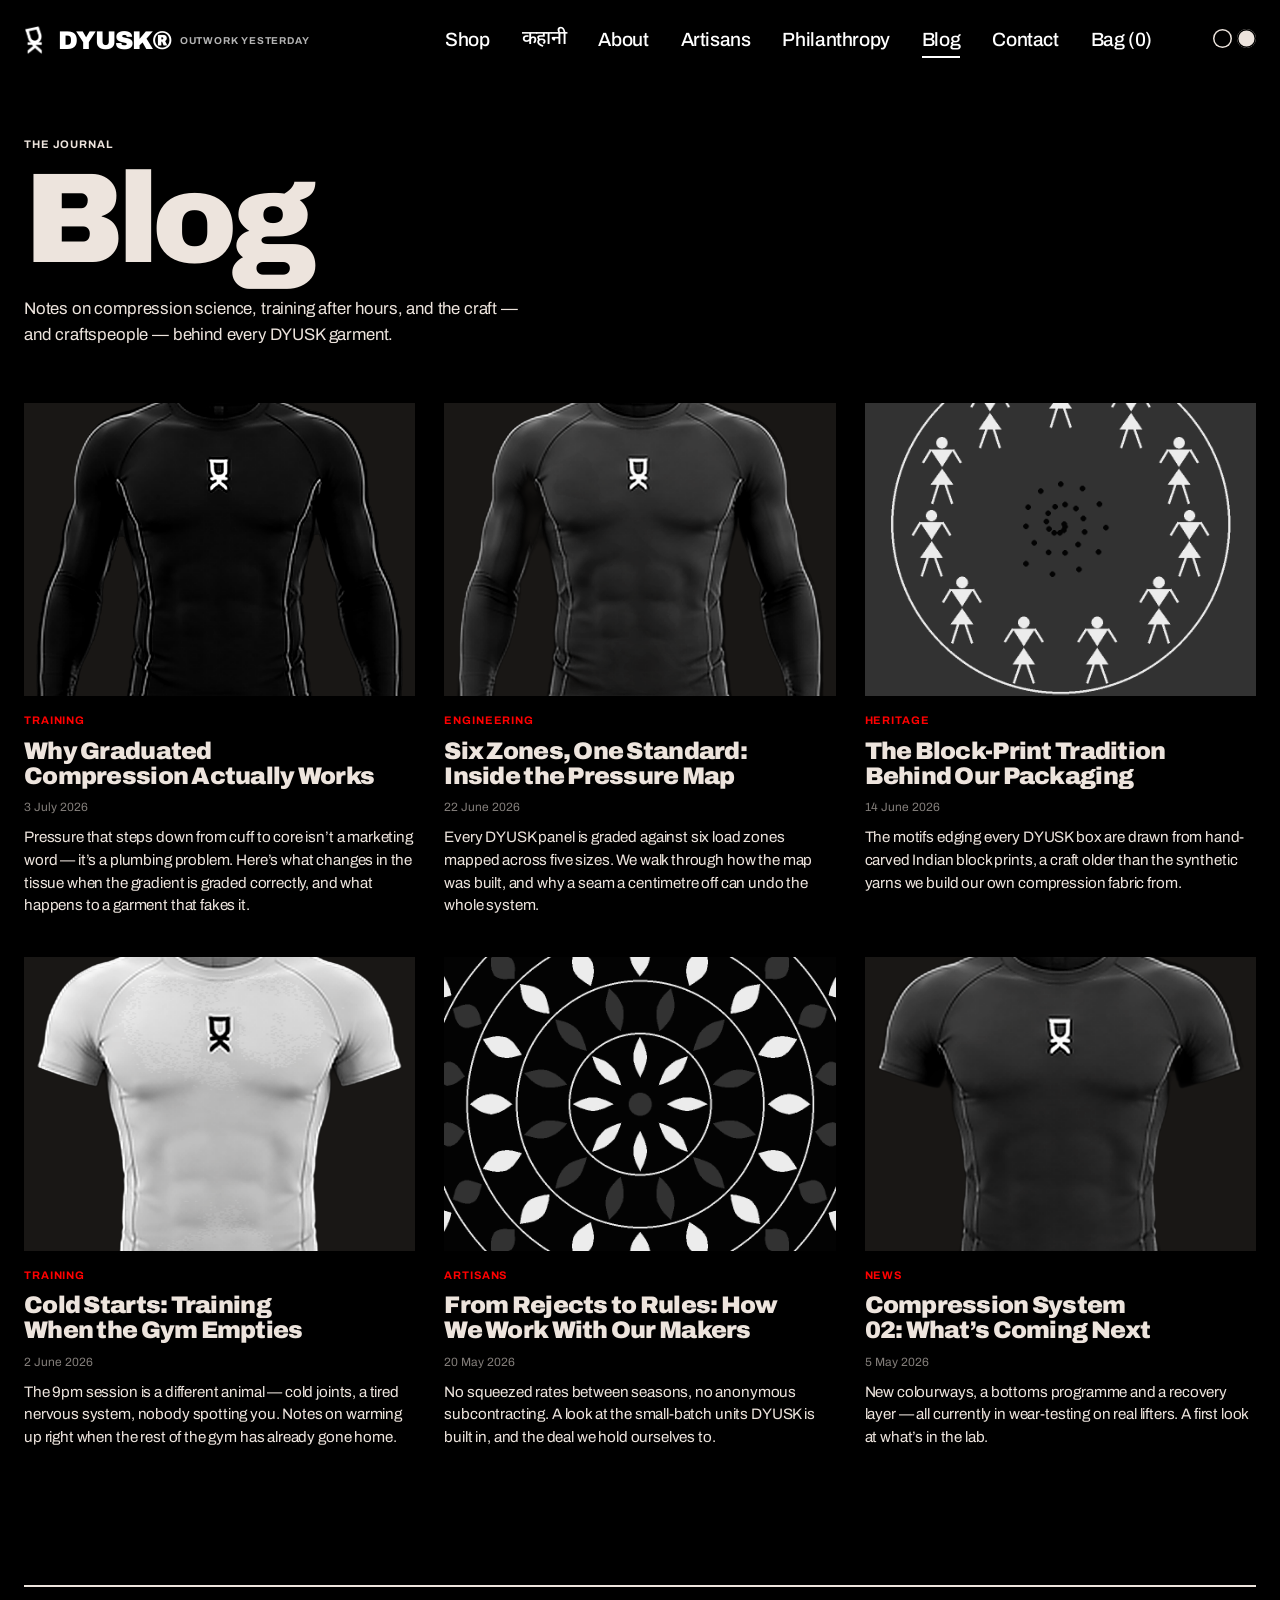
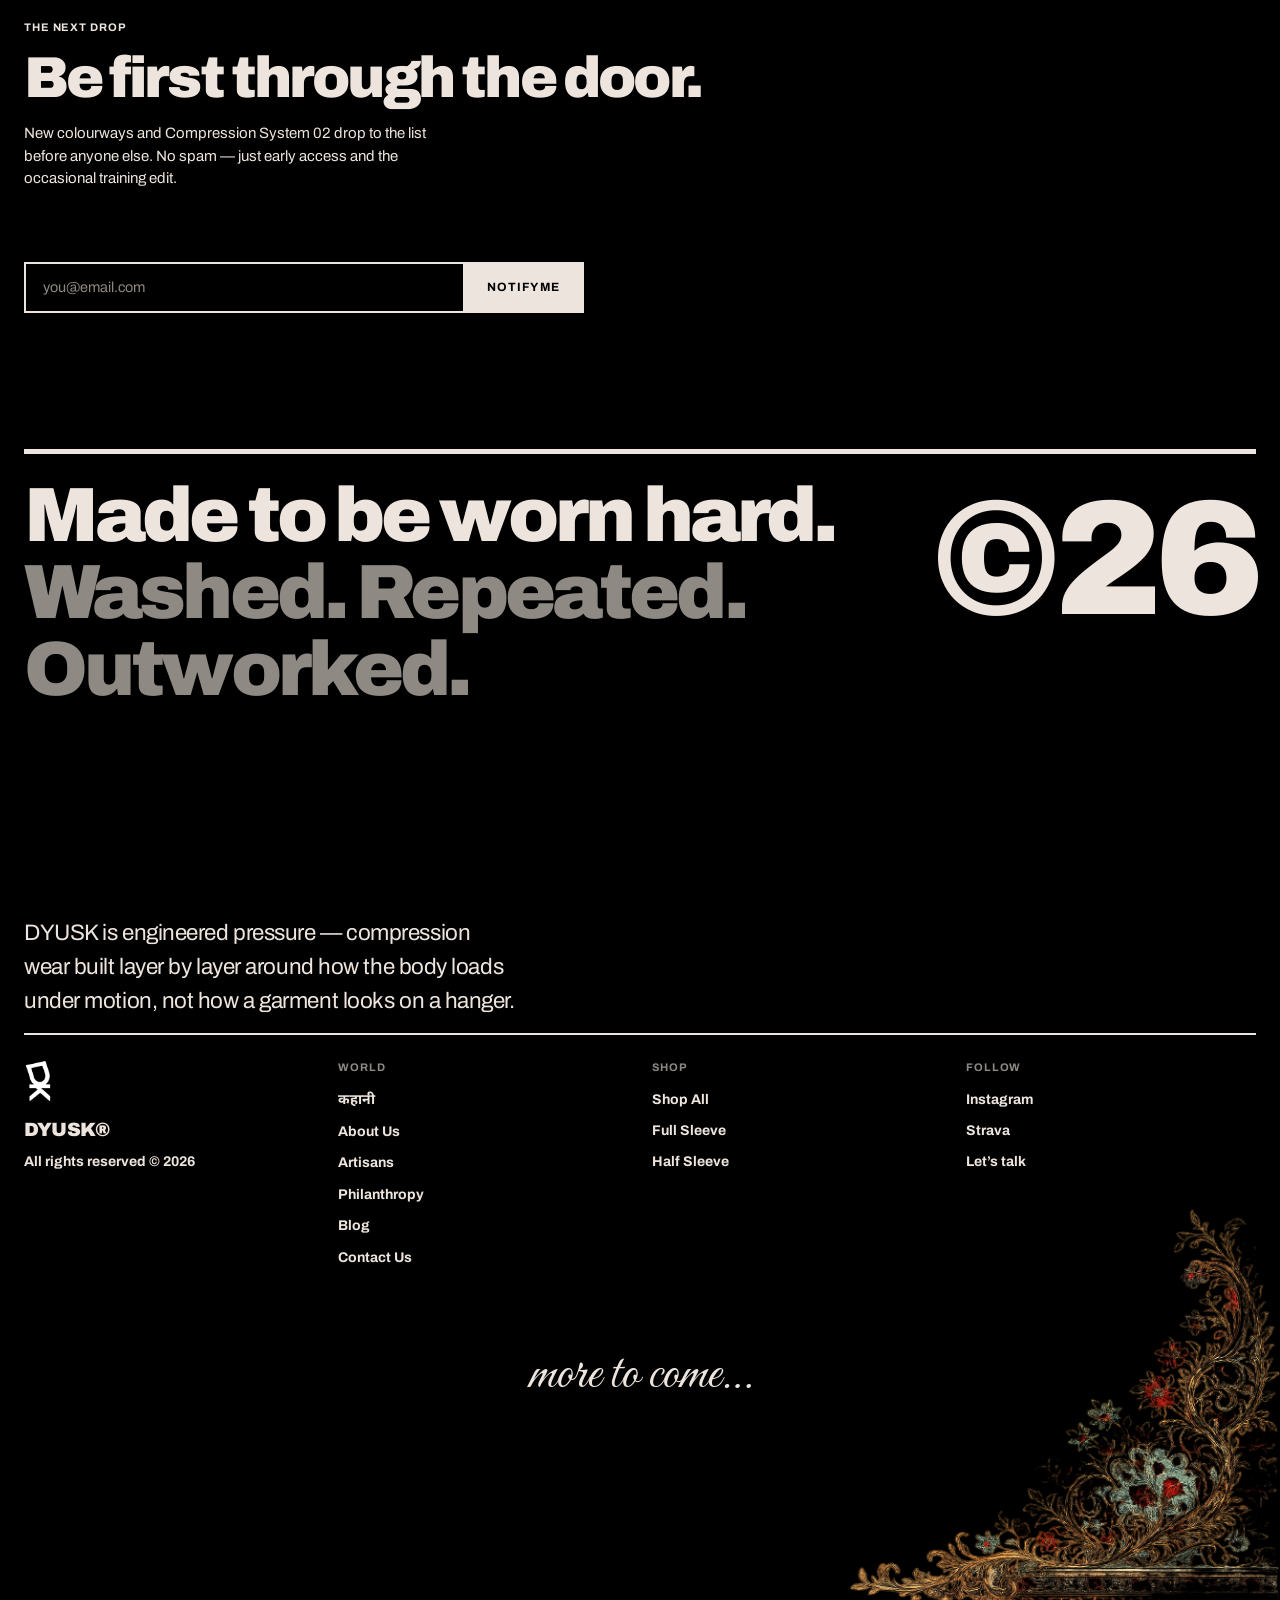
<file: blog.html>
<!DOCTYPE html>
<html lang="en">
<head>
<meta charset="UTF-8">
<meta name="viewport" content="width=device-width, initial-scale=1.0">
<title>Blog — DYUSK</title>
<script>
(function(){
  try{
    var t = localStorage.getItem('dyusk-theme') || 'dark';
    if(t === 'dark' || t === 'red'){
      document.documentElement.setAttribute('data-theme', 'dark');
    }
  }catch(e){}
})();
</script>
<meta name="description" content="Notes from DYUSK on compression science, training, craft and the makers behind the garment.">
<link rel="icon" href="assets/favicon-32.png" sizes="32x32" type="image/png">
<link rel="apple-touch-icon" href="assets/favicon-180.png">
<link rel="preconnect" href="https://fonts.googleapis.com">
<link rel="preconnect" href="https://fonts.gstatic.com" crossorigin>
<link href="https://fonts.googleapis.com/css2?family=Archivo:wght@400;500;700;900&family=Noto+Sans+Devanagari:wght@700;900&family=Great+Vibes&display=swap" rel="stylesheet">
<link rel="stylesheet" href="assets/css/site.css">
</head>
<body>

<a href="index.html" class="brand-mark" aria-label="DYUSK home"><img src="assets/mark-white.png" alt="DYUSK mark"/></a>
<header id="siteHeader">
  <a href="index.html" class="logo">
    <span class="brand">DYUSK&#174;</span>
    <span class="tagline">Outwork Yesterday</span>
  </a>
  <nav aria-label="Main">
    <ul class="nav-links">
      <li><a class="link-hover" href="shop.html">Shop</a></li>
      <li><a class="link-hover" href="kahani.html" lang="hi">कहानी</a></li>
      <li><a class="link-hover" href="about.html">About</a></li>
      <li><a class="link-hover" href="artisans.html">Artisans</a></li>
      <li><a class="link-hover" href="philanthropy.html">Philanthropy</a></li>
      <li><a class="link-hover" href="blog.html">Blog</a></li>
      <li><a class="link-hover" href="contact.html">Contact</a></li>
      <li><button class="cart-btn link-hover" type="button" aria-label="Open bag">Bag (<span class="cart-count">0</span>)</button></li>
    </ul>
    <button class="nav-toggle" type="button" aria-label="Menu" aria-expanded="false" aria-controls="mobileMenu"><span></span><span></span><span></span></button>
  </nav>
</header>

<div id="mobileMenu" class="mobile-menu" aria-hidden="true">
  <nav aria-label="Menu links">
    <a href="shop.html">Shop</a>
    <a href="kahani.html" lang="hi">कहानी</a>
    <a href="about.html">About Us</a>
    <a href="artisans.html">Artisans</a>
    <a href="philanthropy.html">Philanthropy</a>
    <a href="blog.html">Blog</a>
    <a href="contact.html">Contact Us</a>
    <button class="cart-btn mm-bag" type="button" aria-label="Open bag">Bag (<span class="cart-count">0</span>)</button>
  </nav>
</div>

<div id="theme-switcher" aria-label="Theme">
  <button class="theme-dot" data-set="dark" type="button" aria-label="Dark theme"></button>
  <button class="theme-dot" data-set="cream" type="button" aria-label="Cream theme"></button>
</div>

<section class="page-head">
  <span class="section-tag">The Journal</span>
  <h1>Blog</h1>
  <p>Notes on compression science, training after hours, and the craft &#8212; and craftspeople &#8212; behind every DYUSK garment.</p>
</section>

<section class="blog-grid">
  <article class="bt-card reveal">
    <div class="bt-media"><img src="assets/products/full-front-black.png" alt="" loading="lazy"/></div>
    <span class="bt-tag">Training</span>
    <h2>Why Graduated Compression Actually Works</h2>
    <span class="bt-date">3 July 2026</span>
    <p>Pressure that steps down from cuff to core isn&#8217;t a marketing word &#8212; it&#8217;s a plumbing problem. Here&#8217;s what changes in the tissue when the gradient is graded correctly, and what happens to a garment that fakes it.</p>
  </article>

  <article class="bt-card reveal">
    <div class="bt-media"><img src="assets/products/full-front-steel.png" alt="" loading="lazy"/></div>
    <span class="bt-tag">Engineering</span>
    <h2>Six Zones, One Standard: Inside the Pressure Map</h2>
    <span class="bt-date">22 June 2026</span>
    <p>Every DYUSK panel is graded against six load zones mapped across five sizes. We walk through how the map was built, and why a seam a centimetre off can undo the whole system.</p>
  </article>

  <article class="bt-card reveal">
    <div class="bt-media"><img src="assets/art/art-02.png" alt="" loading="lazy"/></div>
    <span class="bt-tag">Heritage</span>
    <h2>The Block-Print Tradition Behind Our Packaging</h2>
    <span class="bt-date">14 June 2026</span>
    <p>The motifs edging every DYUSK box are drawn from hand-carved Indian block prints, a craft older than the synthetic yarns we build our own compression fabric from.</p>
  </article>

  <article class="bt-card reveal">
    <div class="bt-media"><img src="assets/products/half-front-white.png" alt="" loading="lazy"/></div>
    <span class="bt-tag">Training</span>
    <h2>Cold Starts: Training When the Gym Empties</h2>
    <span class="bt-date">2 June 2026</span>
    <p>The 9pm session is a different animal &#8212; cold joints, a tired nervous system, nobody spotting you. Notes on warming up right when the rest of the gym has already gone home.</p>
  </article>

  <article class="bt-card reveal">
    <div class="bt-media"><img src="assets/art/art-05.png" alt="" loading="lazy"/></div>
    <span class="bt-tag">Artisans</span>
    <h2>From Rejects to Rules: How We Work With Our Makers</h2>
    <span class="bt-date">20 May 2026</span>
    <p>No squeezed rates between seasons, no anonymous subcontracting. A look at the small-batch units DYUSK is built in, and the deal we hold ourselves to.</p>
  </article>

  <article class="bt-card reveal">
    <div class="bt-media"><img src="assets/products/half-front-steel.png" alt="" loading="lazy"/></div>
    <span class="bt-tag">News</span>
    <h2>Compression System 02: What&#8217;s Coming Next</h2>
    <span class="bt-date">5 May 2026</span>
    <p>New colourways, a bottoms programme and a recovery layer &#8212; all currently in wear-testing on real lifters. A first look at what&#8217;s in the lab.</p>
  </article>
</section>

<section class="newsletter">
  <div class="nl-inner">
    <div class="nl-copy">
      <span class="section-tag">The Next Drop</span>
      <h2>Be first through the door.</h2>
      <p>New colourways and Compression System 02 drop to the list before anyone else. No spam &#8212; just early access and the occasional training edit.</p>
    </div>
    <form class="nl-form" novalidate="novalidate">
      <input type="email" required="required" placeholder="you@email.com" aria-label="Email address">
      <button class="btn solid" type="submit">Notify Me</button>
    </form>
  </div>
</section>

<footer id="footer">
  <div class="rule-5"></div>
  <div class="f-head">
    <div class="f-statement">
      <p>Made to be worn hard.</p>
      <p class="dim">Washed. Repeated. Outworked.</p>
    </div>
    <div class="f-year">&#169;26</div>
  </div>
  <p class="f-desc">DYUSK is engineered pressure &#8212; compression wear built layer by layer around how the body loads under motion, not how a garment looks on a hanger.</p>
  <div class="rule-2"></div>
  <div class="f-cols">
    <div class="f-col">
      <img src="assets/mark-white.png" alt="" class="f-mark"/>
      <span class="f-brand">DYUSK&#174;</span>
      <span>All rights reserved &#169; 2026</span>
    </div>
    <div class="f-col">
      <span class="kicker">World</span>
      <ul>
        <li><a class="link-hover" href="kahani.html" lang="hi">कहानी</a></li>
        <li><a class="link-hover" href="about.html">About Us</a></li>
        <li><a class="link-hover" href="artisans.html">Artisans</a></li>
        <li><a class="link-hover" href="philanthropy.html">Philanthropy</a></li>
        <li><a class="link-hover" href="blog.html">Blog</a></li>
        <li><a class="link-hover" href="contact.html">Contact Us</a></li>
      </ul>
    </div>
    <div class="f-col">
      <span class="kicker">Shop</span>
      <ul>
        <li><a class="link-hover" href="shop.html">Shop All</a></li>
        <li><a class="link-hover" href="product-full-sleeve.html">Full Sleeve</a></li>
        <li><a class="link-hover" href="product-half-sleeve.html">Half Sleeve</a></li>
      </ul>
    </div>
    <div class="f-col">
      <span class="kicker">Follow</span>
      <ul>
        <li><a class="link-hover" href="#" rel="noopener">Instagram</a></li>
        <li><a class="link-hover" href="#" rel="noopener">Strava</a></li>
        <li><a class="link-hover" href="contact.html">Let&#8217;s talk</a></li>
      </ul>
    </div>
  </div>
  <p class="more-to-come">more to come&#8230;</p>
  <img src="assets/ornament-corner.png" alt="" class="f-ornament" loading="lazy"/>
</footer>

<div class="cart-scrim" id="cartScrim"></div>
<aside class="cart-drawer" id="cartDrawer" aria-label="Shopping bag">
  <div class="cart-top">
    <h2>Your Bag</h2>
    <button class="cart-close" type="button" aria-label="Close bag">
      <svg viewBox="0 0 24 24" fill="none" stroke="currentColor" stroke-width="1.8" stroke-linecap="round"><line x1="6" y1="6" x2="18" y2="18"/><line x1="18" y1="6" x2="6" y2="18"/></svg>
    </button>
  </div>
  <div class="ship-bar" id="shipBar"><p></p><div class="ship-track"><i></i></div></div>
  <div class="cart-items" id="cartItems"></div>
  <div class="cart-foot" id="cartFoot">
    <div class="cart-sub"><span>Subtotal</span><strong id="cartSub">&#8377;0</strong></div>
    <p class="cart-note">Shipping &amp; taxes calculated at checkout.</p>
    <a href="#" class="btn solid checkout-btn">Checkout</a>
  </div>
</aside>

<script src="assets/js/site.js"></script>
<script src="assets/js/commerce.js"></script>
</body>
</html>
</file>
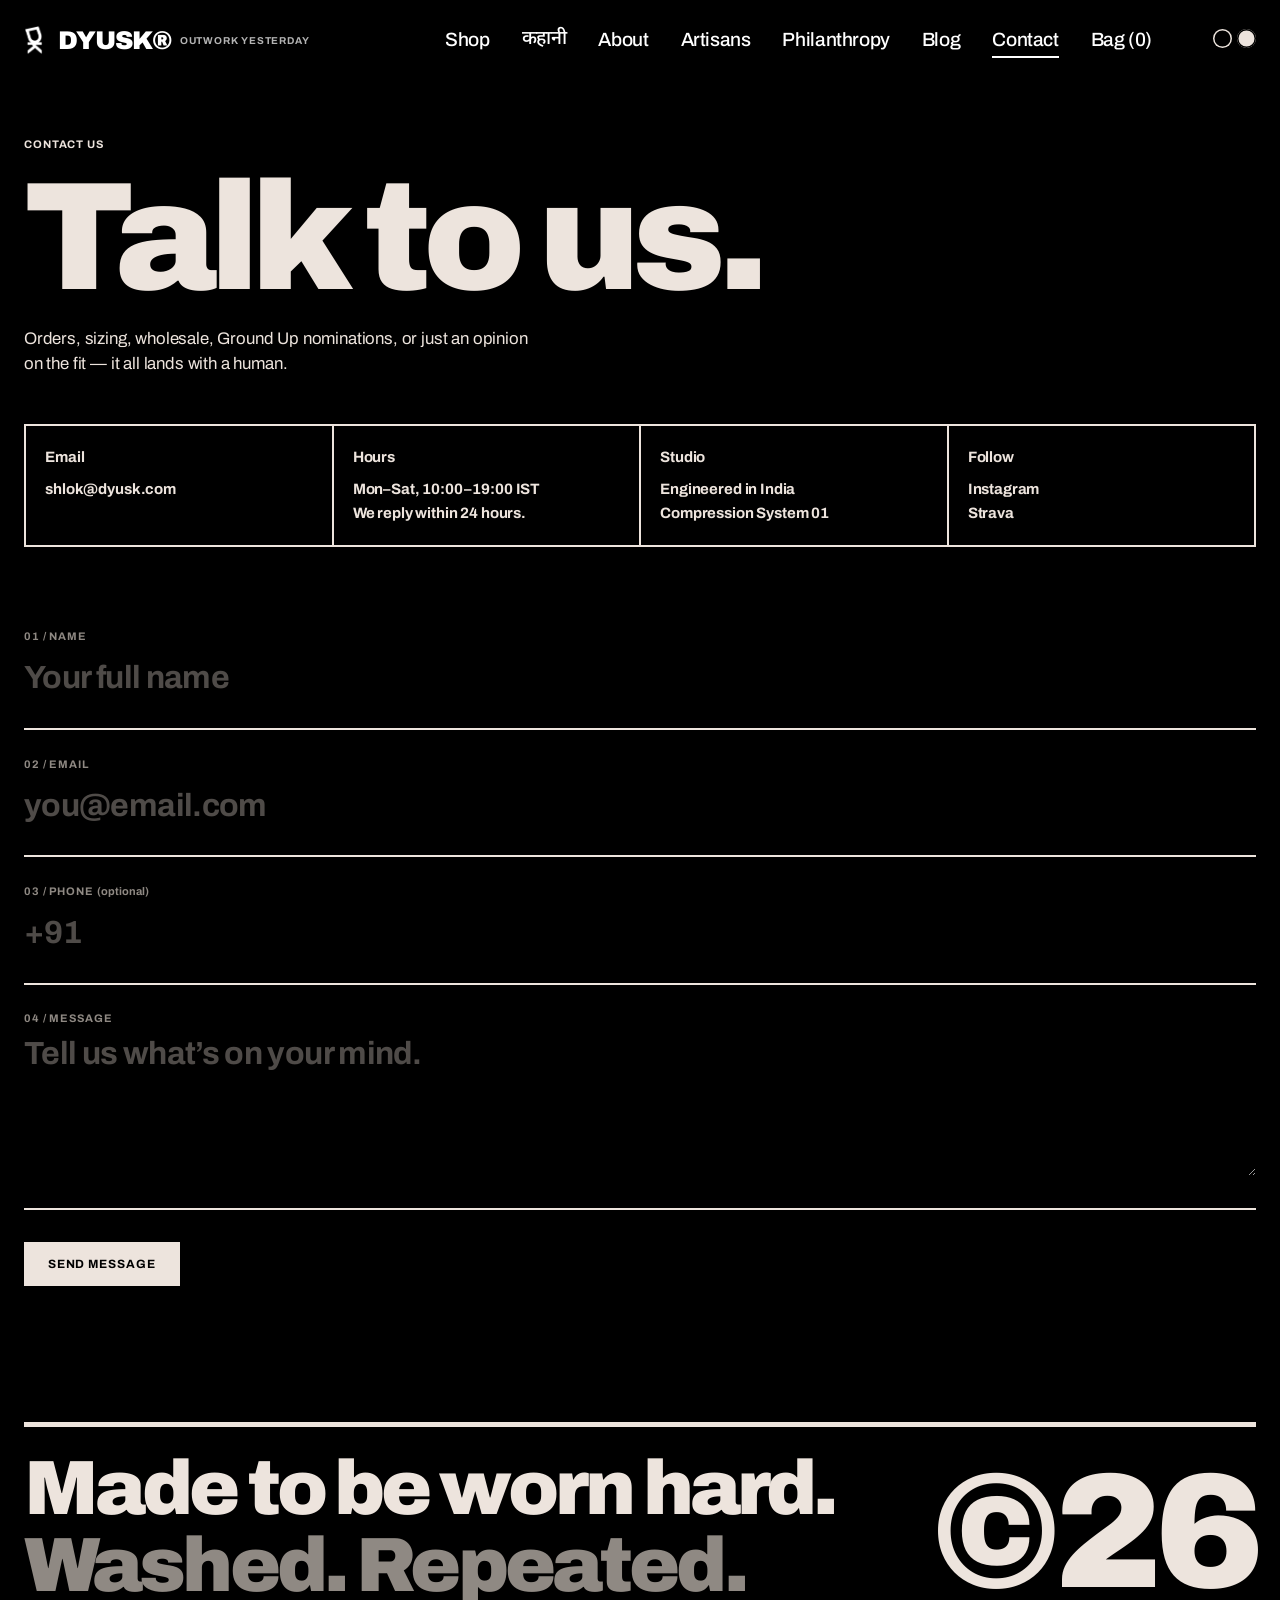
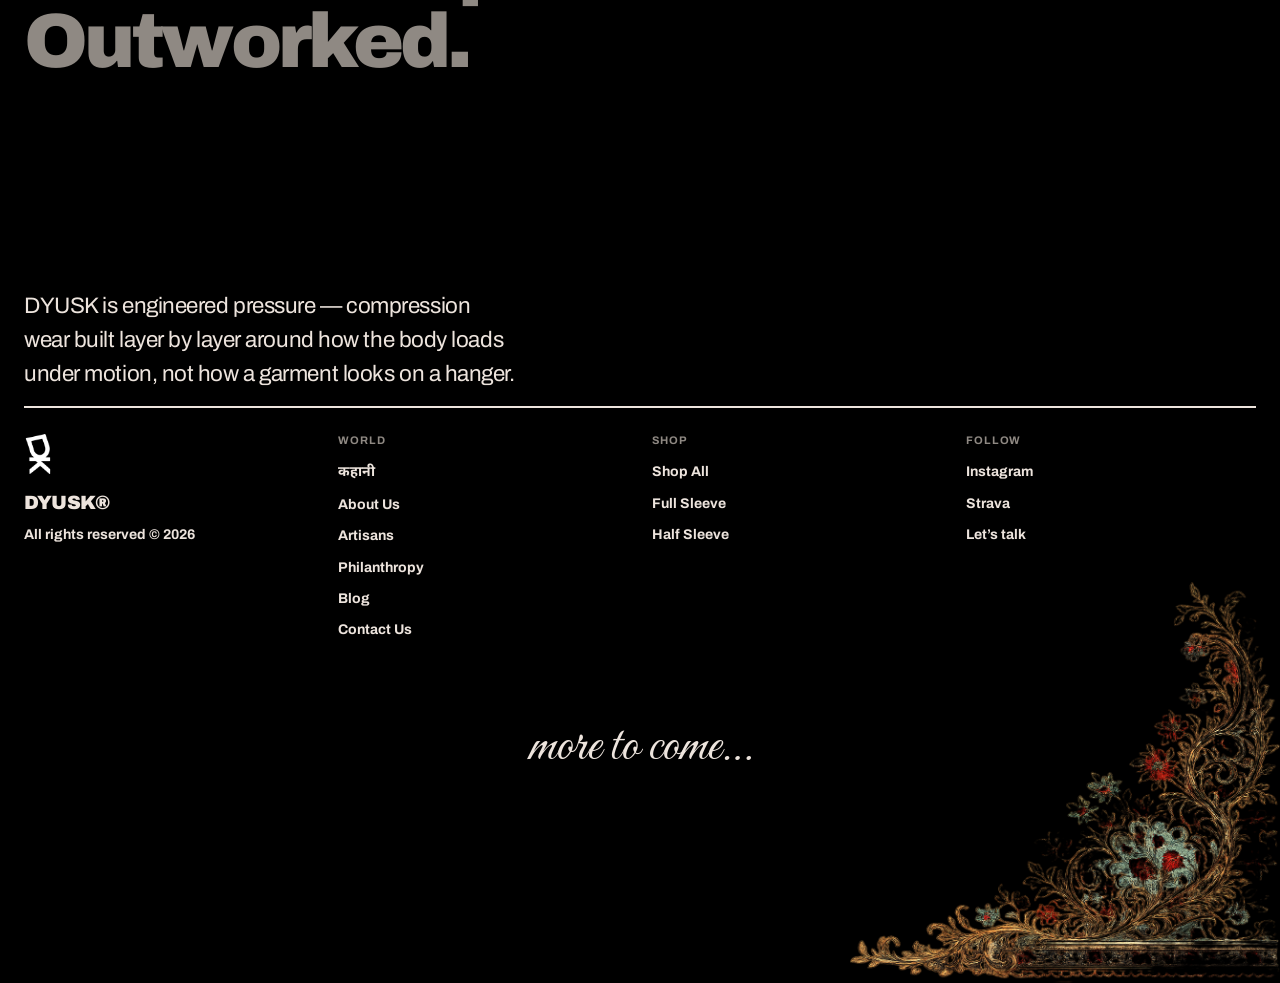
<file: contact.html>
<!DOCTYPE html>
<html lang="en">
<head>
<meta charset="UTF-8">
<meta name="viewport" content="width=device-width, initial-scale=1.0">
<title>Contact Us — DYUSK</title>
<script>
(function(){
  try{
    var t = localStorage.getItem('dyusk-theme') || 'dark';
    if(t === 'dark' || t === 'red'){
      document.documentElement.setAttribute('data-theme', 'dark');
    }
  }catch(e){}
})();
</script>
<meta name="description" content="Contact DYUSK — orders, sizing, wholesale and Ground Up nominations. Messages create a lead with a human on the other end.">
<link rel="icon" href="assets/favicon-32.png" sizes="32x32" type="image/png">
<link rel="apple-touch-icon" href="assets/favicon-180.png">
<link rel="preconnect" href="https://fonts.googleapis.com">
<link rel="preconnect" href="https://fonts.gstatic.com" crossorigin>
<link href="https://fonts.googleapis.com/css2?family=Archivo:wght@400;500;700;900&family=Noto+Sans+Devanagari:wght@700;900&family=Great+Vibes&display=swap" rel="stylesheet">
<link rel="stylesheet" href="assets/css/site.css">
</head>
<body>

<a href="index.html" class="brand-mark" aria-label="DYUSK home"><img src="assets/mark-white.png" alt="DYUSK mark"/></a>
<header id="siteHeader">
  <a href="index.html" class="logo">
    <span class="brand">DYUSK&#174;</span>
    <span class="tagline">Outwork Yesterday</span>
  </a>
  <nav aria-label="Main">
    <ul class="nav-links">
      <li><a class="link-hover" href="shop.html">Shop</a></li>
      <li><a class="link-hover" href="kahani.html" lang="hi">कहानी</a></li>
      <li><a class="link-hover" href="about.html">About</a></li>
      <li><a class="link-hover" href="artisans.html">Artisans</a></li>
      <li><a class="link-hover" href="philanthropy.html">Philanthropy</a></li>
      <li><a class="link-hover" href="blog.html">Blog</a></li>
      <li><a class="link-hover" href="contact.html">Contact</a></li>
      <li><button class="cart-btn link-hover" type="button" aria-label="Open bag">Bag (<span class="cart-count">0</span>)</button></li>
    </ul>
    <button class="nav-toggle" type="button" aria-label="Menu" aria-expanded="false" aria-controls="mobileMenu"><span></span><span></span><span></span></button>
  </nav>
</header>

<div id="mobileMenu" class="mobile-menu" aria-hidden="true">
  <nav aria-label="Menu links">
    <a href="shop.html">Shop</a>
    <a href="kahani.html" lang="hi">कहानी</a>
    <a href="about.html">About Us</a>
    <a href="artisans.html">Artisans</a>
    <a href="philanthropy.html">Philanthropy</a>
    <a href="blog.html">Blog</a>
    <a href="contact.html">Contact Us</a>
    <button class="cart-btn mm-bag" type="button" aria-label="Open bag">Bag (<span class="cart-count">0</span>)</button>
  </nav>
</div>

<div id="theme-switcher" aria-label="Theme">
  <button class="theme-dot" data-set="dark" type="button" aria-label="Dark theme"></button>
  <button class="theme-dot" data-set="cream" type="button" aria-label="Cream theme"></button>
</div>

<section class="contact-hero">
  <span class="section-tag">Contact Us</span>
  <h1>Talk to us.</h1>
  <p>Orders, sizing, wholesale, Ground Up nominations, or just an opinion on the fit &#8212; it all lands with a human.</p>
</section>
<section class="contact-xl">
  <div class="cx-meta">
    <div class="cx-cell">
      <span class="kicker">Email</span>
      <a class="link-hover" href="mailto:shlok@dyusk.com">shlok@dyusk.com</a>
    </div>
    <div class="cx-cell">
      <span class="kicker">Hours</span>
      <p>Mon&#8211;Sat, 10:00&#8211;19:00 IST<br/>We reply within 24 hours.</p>
    </div>
    <div class="cx-cell">
      <span class="kicker">Studio</span>
      <p>Engineered in India<br/>Compression System 01</p>
    </div>
    <div class="cx-cell">
      <span class="kicker">Follow</span>
      <p><a class="link-hover" href="#">Instagram</a><br/><a class="link-hover" href="#">Strava</a></p>
    </div>
  </div>
  <form class="cx-form" id="contactForm" novalidate="novalidate">
    <div class="cx-field">
      <label for="cfName">01 / Name</label>
      <input id="cfName" name="contact_name" type="text" required="required" autocomplete="name" placeholder="Your full name"/>
    </div>
    <div class="cx-field">
      <label for="cfEmail">02 / Email</label>
      <input id="cfEmail" name="email_from" type="email" required="required" autocomplete="email" placeholder="you@email.com"/>
    </div>
    <div class="cx-field">
      <label for="cfPhone">03 / Phone <span class="opt">(optional)</span></label>
      <input id="cfPhone" name="phone" type="tel" autocomplete="tel" placeholder="+91"/>
    </div>
    <div class="cx-field">
      <label for="cfMsg">04 / Message</label>
      <textarea id="cfMsg" name="description" rows="4" required="required" placeholder="Tell us what&#8217;s on your mind."></textarea>
    </div>
    <button class="btn solid" type="submit">Send Message</button>
    <p class="cf-hint" aria-live="polite"></p>
  </form>
</section>

<footer id="footer">
  <div class="rule-5"></div>
  <div class="f-head">
    <div class="f-statement">
      <p>Made to be worn hard.</p>
      <p class="dim">Washed. Repeated. Outworked.</p>
    </div>
    <div class="f-year">&#169;26</div>
  </div>
  <p class="f-desc">DYUSK is engineered pressure &#8212; compression wear built layer by layer around how the body loads under motion, not how a garment looks on a hanger.</p>
  <div class="rule-2"></div>
  <div class="f-cols">
    <div class="f-col">
      <img src="assets/mark-white.png" alt="" class="f-mark"/>
      <span class="f-brand">DYUSK&#174;</span>
      <span>All rights reserved &#169; 2026</span>
    </div>
    <div class="f-col">
      <span class="kicker">World</span>
      <ul>
        <li><a class="link-hover" href="kahani.html" lang="hi">कहानी</a></li>
        <li><a class="link-hover" href="about.html">About Us</a></li>
        <li><a class="link-hover" href="artisans.html">Artisans</a></li>
        <li><a class="link-hover" href="philanthropy.html">Philanthropy</a></li>
        <li><a class="link-hover" href="blog.html">Blog</a></li>
        <li><a class="link-hover" href="contact.html">Contact Us</a></li>
      </ul>
    </div>
    <div class="f-col">
      <span class="kicker">Shop</span>
      <ul>
        <li><a class="link-hover" href="shop.html">Shop All</a></li>
        <li><a class="link-hover" href="product-full-sleeve.html">Full Sleeve</a></li>
        <li><a class="link-hover" href="product-half-sleeve.html">Half Sleeve</a></li>
      </ul>
    </div>
    <div class="f-col">
      <span class="kicker">Follow</span>
      <ul>
        <li><a class="link-hover" href="#" rel="noopener">Instagram</a></li>
        <li><a class="link-hover" href="#" rel="noopener">Strava</a></li>
        <li><a class="link-hover" href="contact.html">Let&#8217;s talk</a></li>
      </ul>
    </div>
  </div>
  <p class="more-to-come">more to come&#8230;</p>
  <img src="assets/ornament-corner.png" alt="" class="f-ornament" loading="lazy"/>
</footer>

<div class="cart-scrim" id="cartScrim"></div>
<aside class="cart-drawer" id="cartDrawer" aria-label="Shopping bag">
  <div class="cart-top">
    <h2>Your Bag</h2>
    <button class="cart-close" type="button" aria-label="Close bag">
      <svg viewBox="0 0 24 24" fill="none" stroke="currentColor" stroke-width="1.8" stroke-linecap="round"><line x1="6" y1="6" x2="18" y2="18"/><line x1="18" y1="6" x2="6" y2="18"/></svg>
    </button>
  </div>
  <div class="ship-bar" id="shipBar"><p></p><div class="ship-track"><i></i></div></div>
  <div class="cart-items" id="cartItems"></div>
  <div class="cart-foot" id="cartFoot">
    <div class="cart-sub"><span>Subtotal</span><strong id="cartSub">&#8377;0</strong></div>
    <p class="cart-note">Shipping &amp; taxes calculated at checkout.</p>
    <a href="#" class="btn solid checkout-btn">Checkout</a>
  </div>
</aside>

<script src="assets/js/site.js"></script>
<script src="assets/js/commerce.js"></script>
</body>
</html>
</file>
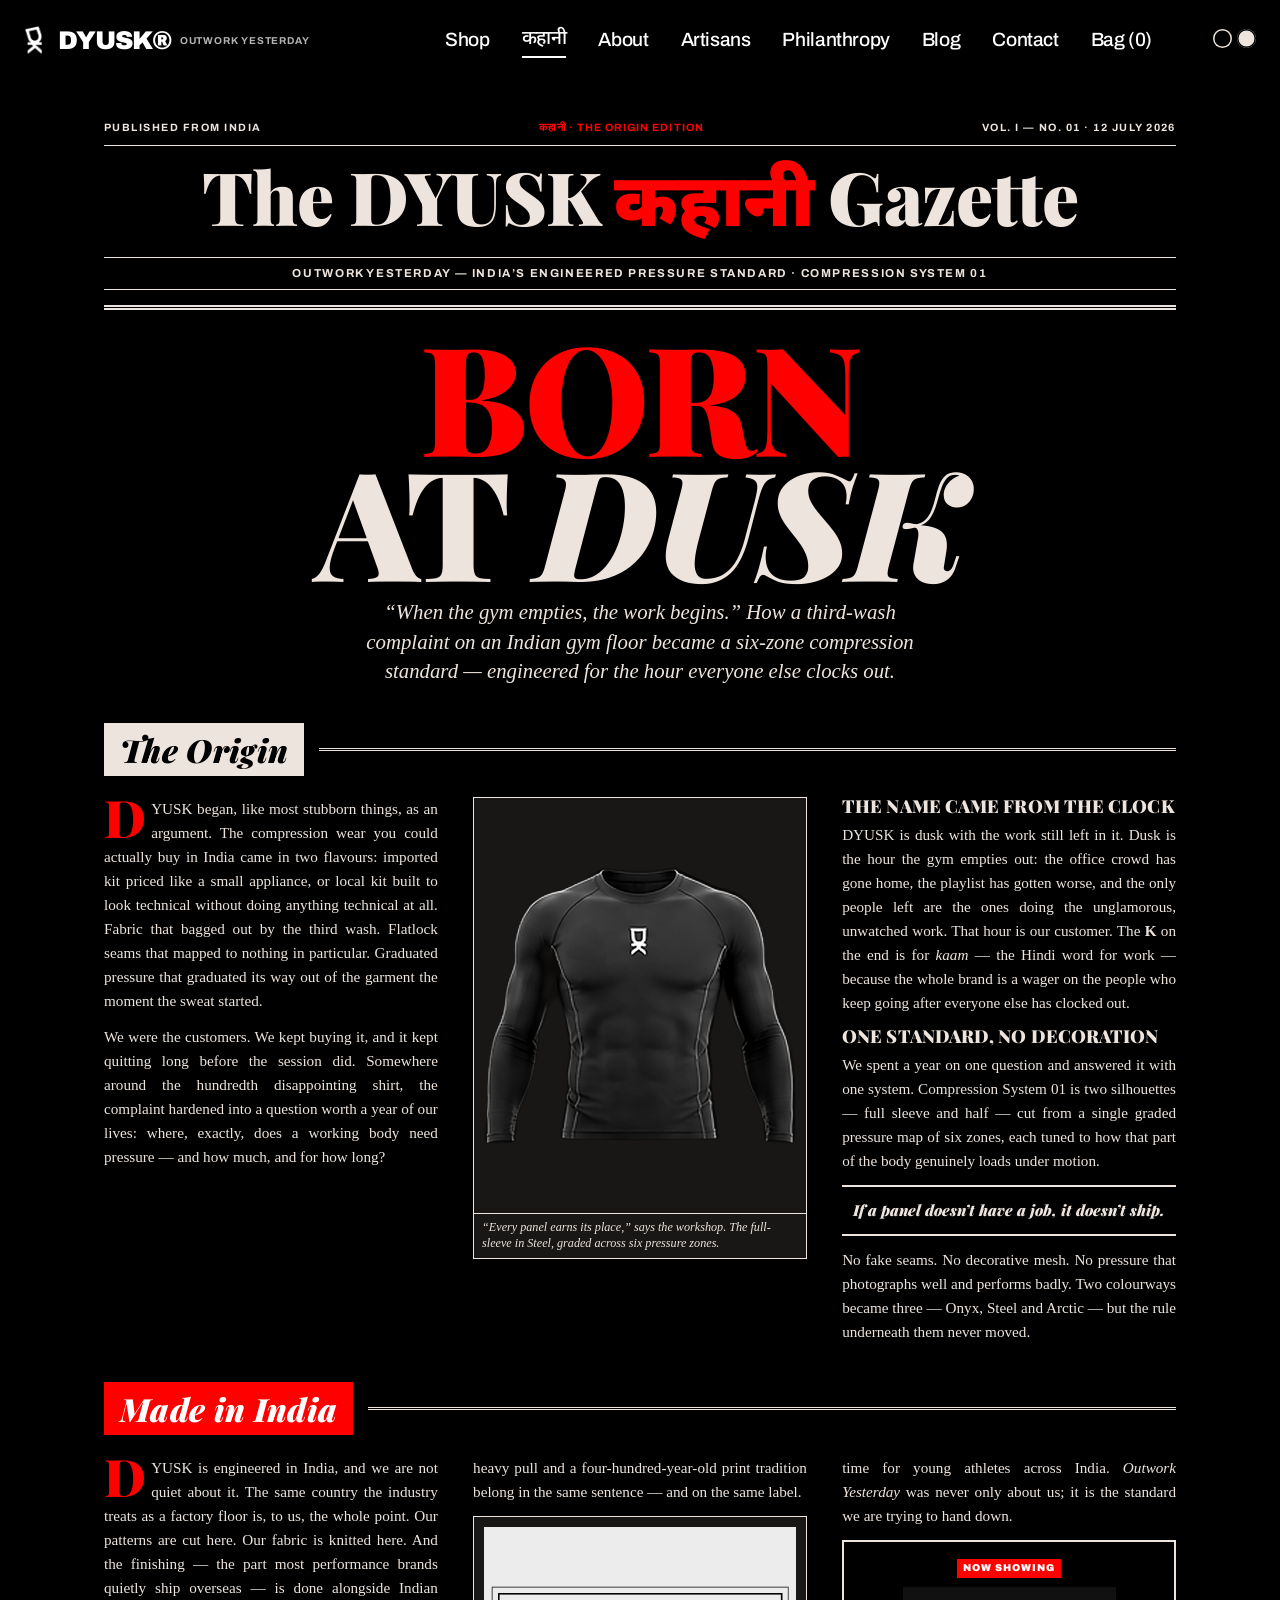
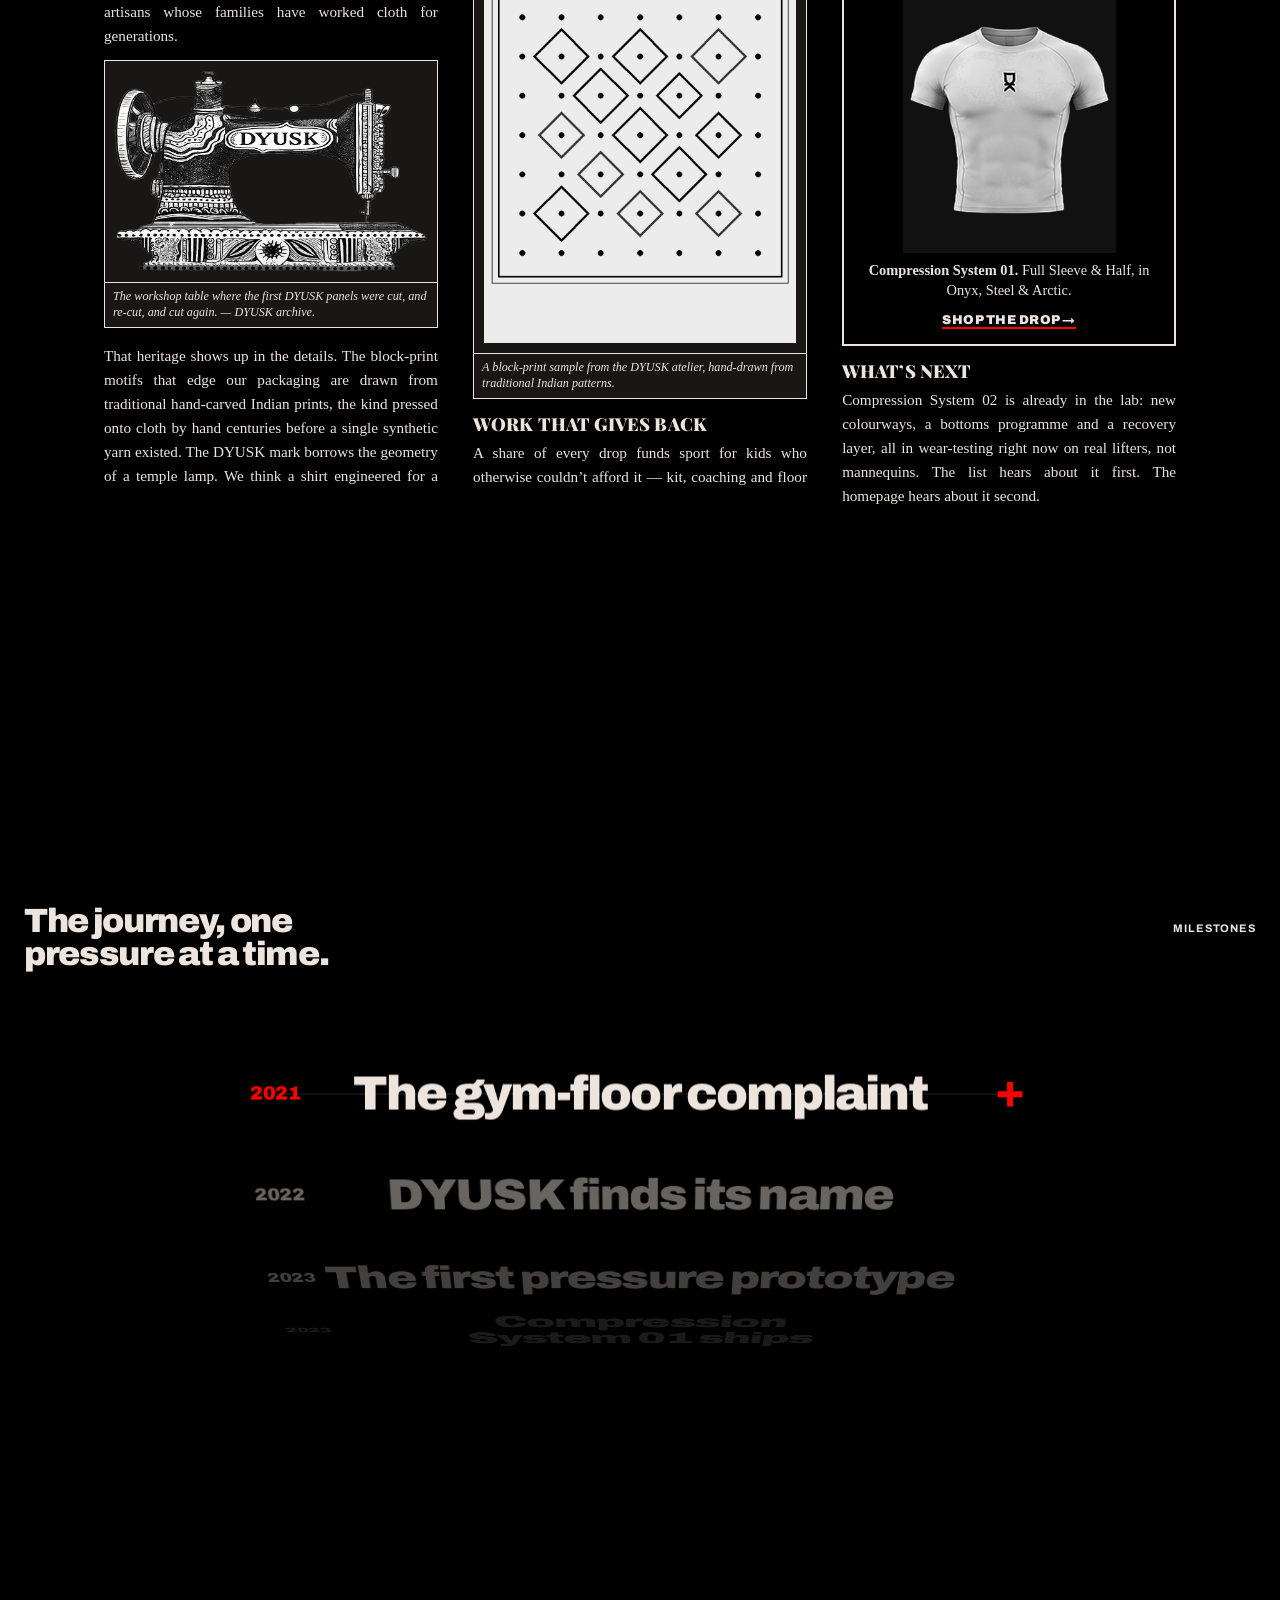
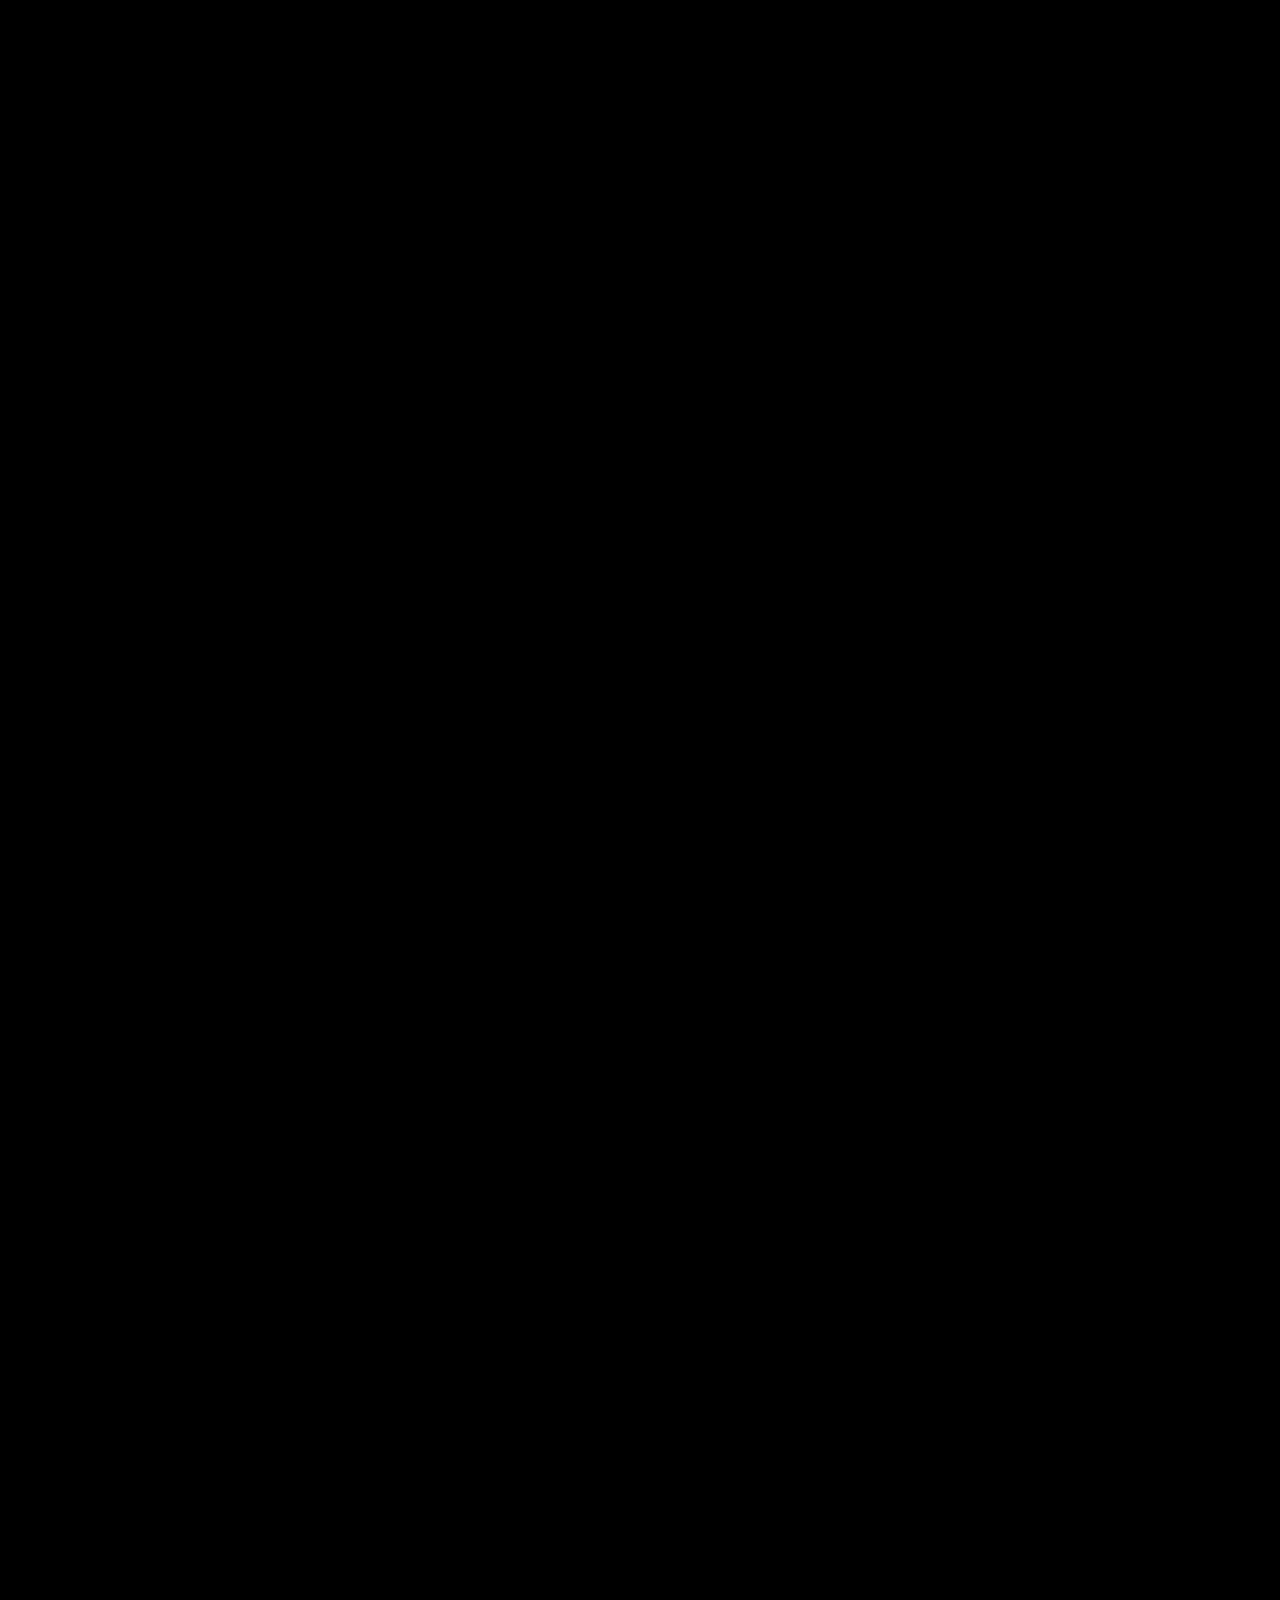
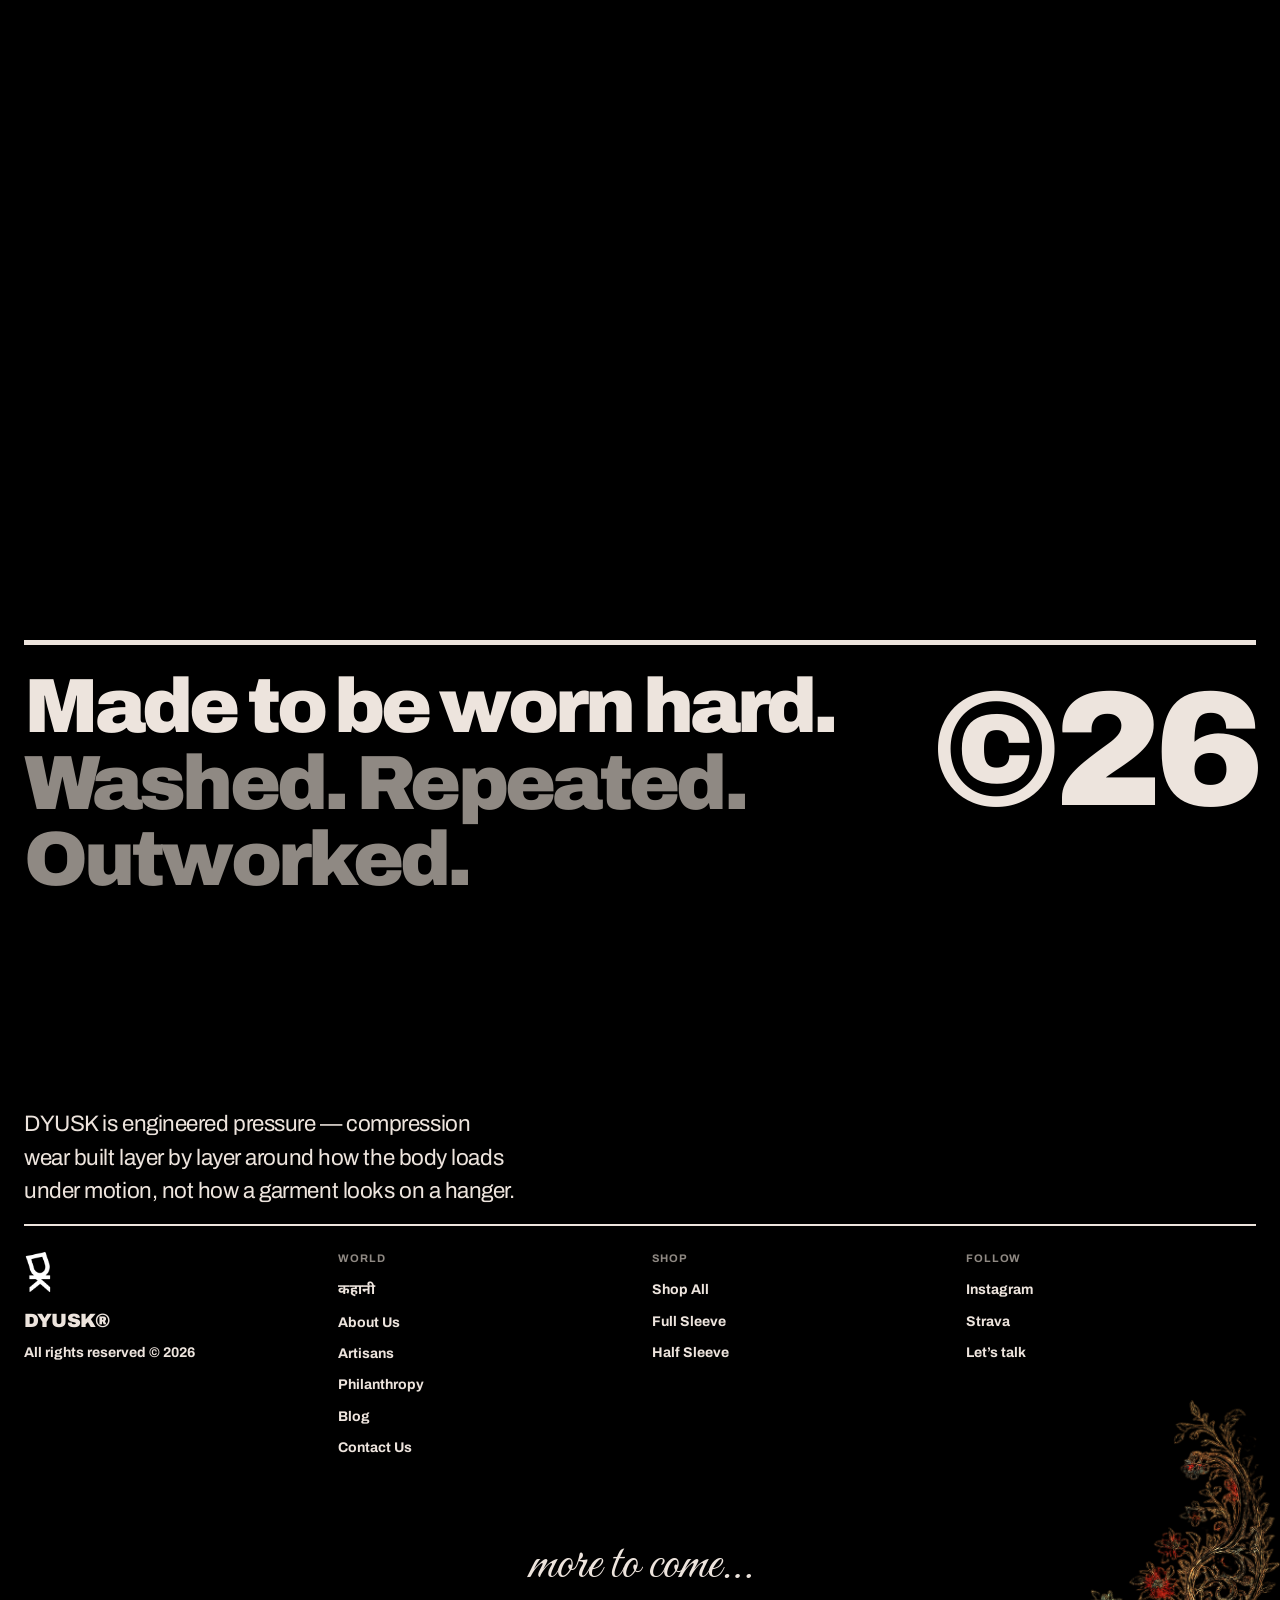
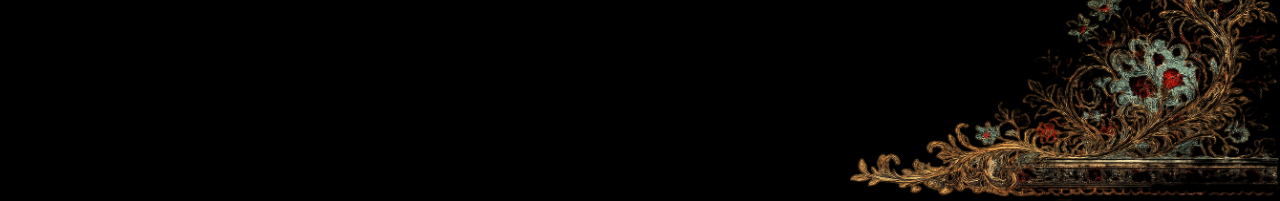
<file: kahani.html>
<!DOCTYPE html>
<html lang="en">
<head>
<meta charset="UTF-8">
<meta name="viewport" content="width=device-width, initial-scale=1.0">
<title>कहानी — The DYUSK Story | Engineered Compression, Made in India</title>
<script>
(function(){
  try{
    var t = localStorage.getItem('dyusk-theme') || 'dark';
    if(t === 'dark' || t === 'red'){
      document.documentElement.setAttribute('data-theme', 'dark');
    }
  }catch(e){}
})();
</script>
<meta name="description" content="The DYUSK kahani — how a gym-floor complaint in India became Compression System 01: two silhouettes, six graded pressure zones, engineered and made in India alongside traditional artisans.">
<link rel="icon" href="assets/favicon-32.png" sizes="32x32" type="image/png">
<link rel="apple-touch-icon" href="assets/favicon-180.png">
<link rel="preconnect" href="https://fonts.googleapis.com">
<link rel="preconnect" href="https://fonts.gstatic.com" crossorigin>
<link href="https://fonts.googleapis.com/css2?family=Archivo:wght@400;500;700;900&family=Noto+Sans+Devanagari:wght@700;900&family=Playfair+Display:ital,wght@0,700;0,800;0,900;1,700;1,900&family=Great+Vibes&display=swap" rel="stylesheet">
<link rel="stylesheet" href="assets/css/site.css">
</head>
<body>

<a href="index.html" class="brand-mark" aria-label="DYUSK home"><img src="assets/mark-white.png" alt="DYUSK mark"/></a>
<header id="siteHeader">
  <a href="index.html" class="logo">
    <span class="brand">DYUSK&#174;</span>
    <span class="tagline">Outwork Yesterday</span>
  </a>
  <nav aria-label="Main">
    <ul class="nav-links">
      <li><a class="link-hover" href="shop.html">Shop</a></li>
      <li><a class="link-hover" href="kahani.html" lang="hi">कहानी</a></li>
      <li><a class="link-hover" href="about.html">About</a></li>
      <li><a class="link-hover" href="artisans.html">Artisans</a></li>
      <li><a class="link-hover" href="philanthropy.html">Philanthropy</a></li>
      <li><a class="link-hover" href="blog.html">Blog</a></li>
      <li><a class="link-hover" href="contact.html">Contact</a></li>
      <li><button class="cart-btn link-hover" type="button" aria-label="Open bag">Bag (<span class="cart-count">0</span>)</button></li>
    </ul>
    <button class="nav-toggle" type="button" aria-label="Menu" aria-expanded="false" aria-controls="mobileMenu"><span></span><span></span><span></span></button>
  </nav>
</header>

<div id="mobileMenu" class="mobile-menu" aria-hidden="true">
  <nav aria-label="Menu links">
    <a href="shop.html">Shop</a>
    <a href="kahani.html" lang="hi">कहानी</a>
    <a href="about.html">About Us</a>
    <a href="artisans.html">Artisans</a>
    <a href="philanthropy.html">Philanthropy</a>
    <a href="blog.html">Blog</a>
    <a href="contact.html">Contact Us</a>
    <button class="cart-btn mm-bag" type="button" aria-label="Open bag">Bag (<span class="cart-count">0</span>)</button>
  </nav>
</div>

<div id="theme-switcher" aria-label="Theme">
  <button class="theme-dot" data-set="dark" type="button" aria-label="Dark theme"></button>
  <button class="theme-dot" data-set="cream" type="button" aria-label="Cream theme"></button>
</div>

<article class="gazette">

  <!-- ===== MASTHEAD ===== -->
  <header class="gz-mast">
    <div class="gz-top">
      <span>Published from India</span>
      <span class="gz-ed">कहानी &#183; The Origin Edition</span>
      <span>Vol. I &#8212; No. 01 &#183; 12 July 2026</span>
    </div>
    <div class="gz-title">
      <p class="gz-name">The DYUSK <span class="hi">कहानी</span> Gazette</p>
    </div>
    <p class="gz-strap">Outwork Yesterday &#8212; India&#8217;s Engineered Pressure Standard &#183; Compression System 01</p>
  </header>

  <!-- ===== LEAD ===== -->
  <div class="gz-lead">
    <h1 class="gz-head"><span class="red">Born</span> at <span class="it">Dusk</span></h1>
    <p class="gz-deck">&#8220;When the gym empties, the work begins.&#8221; How a third-wash complaint on an Indian gym floor became a six-zone compression standard &#8212; engineered for the hour everyone else clocks out.</p>
  </div>

  <!-- ===== ARTICLE: THE ORIGIN ===== -->
  <div class="gz-secbar"><h2>The Origin</h2></div>
  <div class="gz-cols">
    <p class="gz-first">DYUSK began, like most stubborn things, as an argument. The compression wear you could actually buy in India came in two flavours: imported kit priced like a small appliance, or local kit built to look technical without doing anything technical at all. Fabric that bagged out by the third wash. Flatlock seams that mapped to nothing in particular. Graduated pressure that graduated its way out of the garment the moment the sweat started.</p>
    <p>We were the customers. We kept buying it, and it kept quitting long before the session did. Somewhere around the hundredth disappointing shirt, the complaint hardened into a question worth a year of our lives: where, exactly, does a working body need pressure &#8212; and how much, and for how long?</p>

    <figure class="gz-fig">
      <img src="assets/products/full-front-steel.png" alt="DYUSK full-sleeve compression shirt, Steel colourway, front view" class="gz-photo"/>
      <figcaption>&#8220;Every panel earns its place,&#8221; says the workshop. The full-sleeve in Steel, graded across six pressure zones.</figcaption>
    </figure>

    <h3>The name came from the clock</h3>
    <p>DYUSK is dusk with the work still left in it. Dusk is the hour the gym empties out: the office crowd has gone home, the playlist has gotten worse, and the only people left are the ones doing the unglamorous, unwatched work. That hour is our customer. The <b>K</b> on the end is for <i>kaam</i> &#8212; the Hindi word for work &#8212; because the whole brand is a wager on the people who keep going after everyone else has clocked out.</p>

    <h3>One standard, no decoration</h3>
    <p>We spent a year on one question and answered it with one system. Compression System 01 is two silhouettes &#8212; full sleeve and half &#8212; cut from a single graded pressure map of six zones, each tuned to how that part of the body genuinely loads under motion.</p>

    <p class="gz-pull">If a panel doesn&#8217;t have a job, it doesn&#8217;t ship.</p>

    <p>No fake seams. No decorative mesh. No pressure that photographs well and performs badly. Two colourways became three &#8212; Onyx, Steel and Arctic &#8212; but the rule underneath them never moved.</p>
  </div>

  <!-- ===== ARTICLE: MADE IN INDIA ===== -->
  <div class="gz-secbar alt"><h2>Made in India</h2></div>
  <div class="gz-cols">
    <p class="gz-first">DYUSK is engineered in India, and we are not quiet about it. The same country the industry treats as a factory floor is, to us, the whole point. Our patterns are cut here. Our fabric is knitted here. And the finishing &#8212; the part most performance brands quietly ship overseas &#8212; is done alongside Indian artisans whose families have worked cloth for generations.</p>

    <figure class="gz-fig">
      <img src="assets/machine-sketch.png" alt="Hand-drawn vintage Indian sewing machine" class="gz-ink gz-sketch"/>
      <figcaption>The workshop table where the first DYUSK panels were cut, and re-cut, and cut again. &#8212; DYUSK archive.</figcaption>
    </figure>

    <p>That heritage shows up in the details. The block-print motifs that edge our packaging are drawn from traditional hand-carved Indian prints, the kind pressed onto cloth by hand centuries before a single synthetic yarn existed. The DYUSK mark borrows the geometry of a temple lamp. We think a shirt engineered for a heavy pull and a four-hundred-year-old print tradition belong in the same sentence &#8212; and on the same label.</p>

    <figure class="gz-fig print">
      <img src="assets/art/art-03.png" alt="Traditional Indian block-print motif" class="gz-photo"/>
      <figcaption>A block-print sample from the DYUSK atelier, hand-drawn from traditional Indian patterns.</figcaption>
    </figure>

    <h3>Work that gives back</h3>
    <p>A share of every drop funds sport for kids who otherwise couldn&#8217;t afford it &#8212; kit, coaching and floor time for young athletes across India. <i>Outwork Yesterday</i> was never only about us; it is the standard we are trying to hand down.</p>

    <aside class="gz-ad">
      <span class="gz-ad-tag">Now Showing</span>
      <img src="assets/products/half-front-white.png" alt="DYUSK half-sleeve compression shirt, Arctic" class="gz-photo"/>
      <p><b>Compression System 01.</b> Full Sleeve &amp; Half, in Onyx, Steel &amp; Arctic.</p>
      <a href="shop.html" class="gz-ad-cta">Shop the drop &#8594;</a>
    </aside>

    <h3>What&#8217;s next</h3>
    <p>Compression System 02 is already in the lab: new colourways, a bottoms programme and a recovery layer, all in wear-testing right now on real lifters, not mannequins. The list hears about it first. The homepage hears about it second.</p>
  </div>
</article>

<section class="miles" id="miles" aria-label="DYUSK milestones">
  <div class="miles-track">
    <div class="miles-inner">
      <div class="miles-lead">
        <h2>The journey, one pressure at a time.</h2>
        <span class="section-tag">Milestones</span>
      </div>
      <div class="miles-reel">
        <span class="miles-line" aria-hidden="true"></span>
        <span class="miles-plus" aria-hidden="true">
          <svg viewBox="0 0 48 48" xmlns="http://www.w3.org/2000/svg"><path d="M29.2969 29.5156V45.6094H19.0234V29.5156H3.00781V19.3203H19.0234V3.30469H29.2969V19.3203H45.3125V29.5156H29.2969Z"></path></svg>
        </span>
        <ul class="miles-list">
          <li class="mile"><span class="mile-y">2021</span><span class="mile-t">The gym-floor complaint</span></li>
          <li class="mile"><span class="mile-y">2022</span><span class="mile-t">DYUSK finds its name</span></li>
          <li class="mile"><span class="mile-y">2023</span><span class="mile-t">The first pressure prototype</span></li>
          <li class="mile"><span class="mile-y">2023</span><span class="mile-t">Compression System 01 ships</span></li>
          <li class="mile"><span class="mile-y">2024</span><span class="mile-t">Six graded zones, mapped</span></li>
          <li class="mile"><span class="mile-y">2025</span><span class="mile-t">Built alongside artisans</span></li>
          <li class="mile"><span class="mile-y">2026</span><span class="mile-t">Compression System 02 in the lab</span></li>
        </ul>
      </div>
    </div>
  </div>
</section>

<footer id="footer">
  <div class="rule-5"></div>
  <div class="f-head">
    <div class="f-statement">
      <p>Made to be worn hard.</p>
      <p class="dim">Washed. Repeated. Outworked.</p>
    </div>
    <div class="f-year">&#169;26</div>
  </div>
  <p class="f-desc">DYUSK is engineered pressure &#8212; compression wear built layer by layer around how the body loads under motion, not how a garment looks on a hanger.</p>
  <div class="rule-2"></div>
  <div class="f-cols">
    <div class="f-col">
      <img src="assets/mark-white.png" alt="" class="f-mark"/>
      <span class="f-brand">DYUSK&#174;</span>
      <span>All rights reserved &#169; 2026</span>
    </div>
    <div class="f-col">
      <span class="kicker">World</span>
      <ul>
        <li><a class="link-hover" href="kahani.html" lang="hi">कहानी</a></li>
        <li><a class="link-hover" href="about.html">About Us</a></li>
        <li><a class="link-hover" href="artisans.html">Artisans</a></li>
        <li><a class="link-hover" href="philanthropy.html">Philanthropy</a></li>
        <li><a class="link-hover" href="blog.html">Blog</a></li>
        <li><a class="link-hover" href="contact.html">Contact Us</a></li>
      </ul>
    </div>
    <div class="f-col">
      <span class="kicker">Shop</span>
      <ul>
        <li><a class="link-hover" href="shop.html">Shop All</a></li>
        <li><a class="link-hover" href="product-full-sleeve.html">Full Sleeve</a></li>
        <li><a class="link-hover" href="product-half-sleeve.html">Half Sleeve</a></li>
      </ul>
    </div>
    <div class="f-col">
      <span class="kicker">Follow</span>
      <ul>
        <li><a class="link-hover" href="#" rel="noopener">Instagram</a></li>
        <li><a class="link-hover" href="#" rel="noopener">Strava</a></li>
        <li><a class="link-hover" href="contact.html">Let&#8217;s talk</a></li>
      </ul>
    </div>
  </div>
  <p class="more-to-come">more to come&#8230;</p>
  <img src="assets/ornament-corner.png" alt="" class="f-ornament" loading="lazy"/>
</footer>

<div class="cart-scrim" id="cartScrim"></div>
<aside class="cart-drawer" id="cartDrawer" aria-label="Shopping bag">
  <div class="cart-top">
    <h2>Your Bag</h2>
    <button class="cart-close" type="button" aria-label="Close bag">
      <svg viewBox="0 0 24 24" fill="none" stroke="currentColor" stroke-width="1.8" stroke-linecap="round"><line x1="6" y1="6" x2="18" y2="18"/><line x1="18" y1="6" x2="6" y2="18"/></svg>
    </button>
  </div>
  <div class="ship-bar" id="shipBar"><p></p><div class="ship-track"><i></i></div></div>
  <div class="cart-items" id="cartItems"></div>
  <div class="cart-foot" id="cartFoot">
    <div class="cart-sub"><span>Subtotal</span><strong id="cartSub">&#8377;0</strong></div>
    <p class="cart-note">Shipping &amp; taxes calculated at checkout.</p>
    <a href="#" class="btn solid checkout-btn">Checkout</a>
  </div>
</aside>

<script src="assets/js/site.js"></script>
<script src="assets/js/commerce.js"></script>
</body>
</html>
</file>
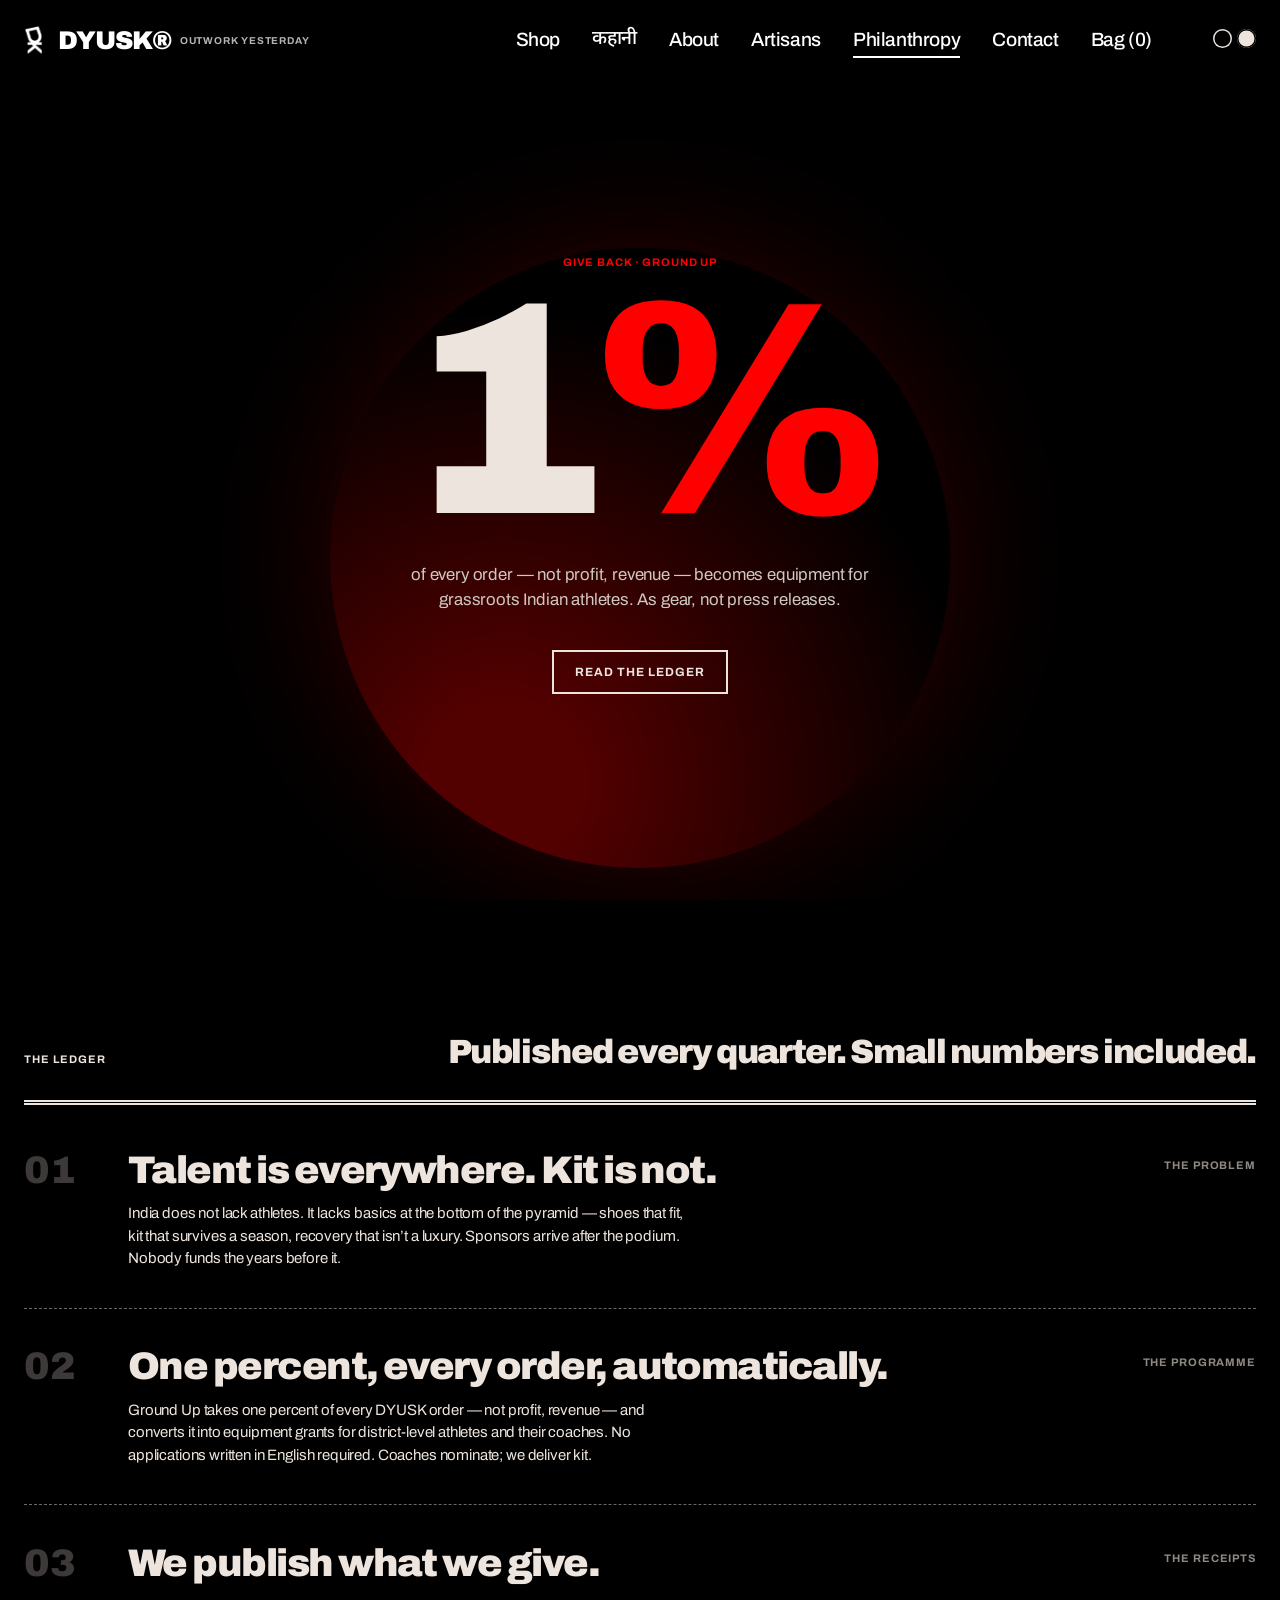
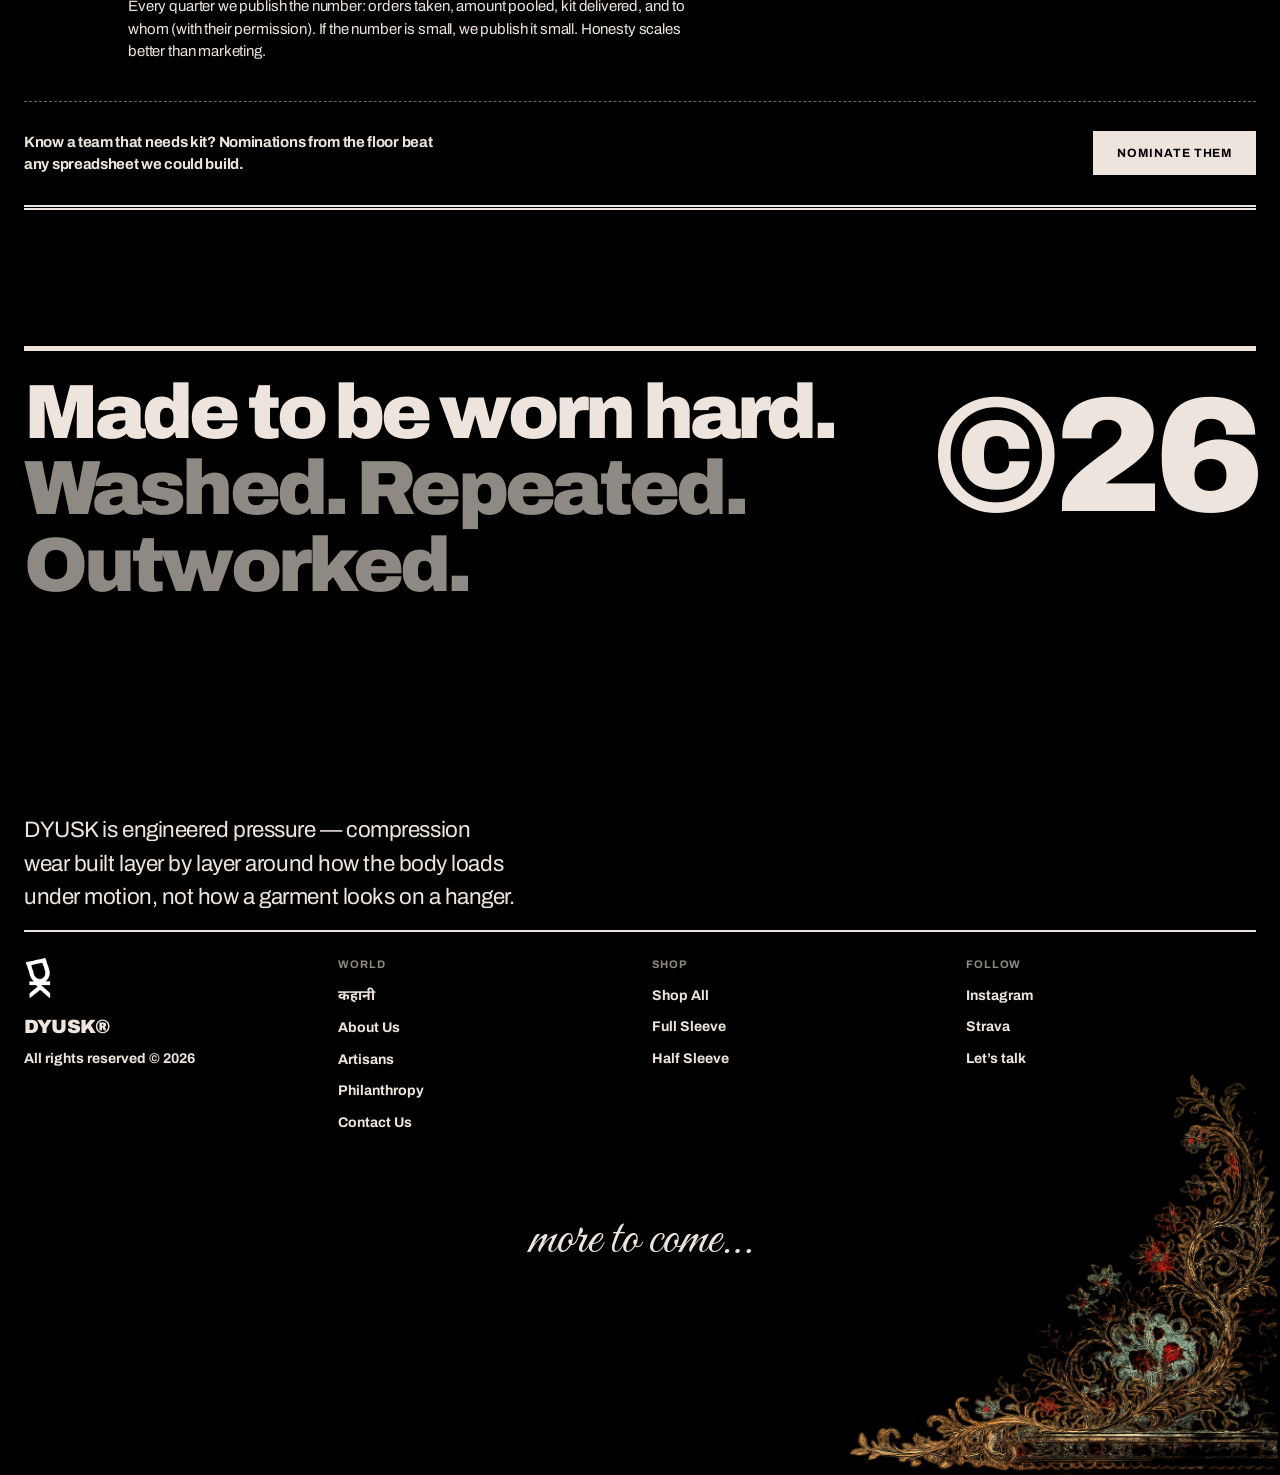
<file: philanthropy.html>
<!DOCTYPE html>
<html lang="en">
<head>
<meta charset="UTF-8">
<meta name="viewport" content="width=device-width, initial-scale=1.0">
<title>Philanthropy — DYUSK Ground Up</title>
<script>
(function(){
  try{
    var t = localStorage.getItem('dyusk-theme') || 'dark';
    if(t === 'dark' || t === 'red'){
      document.documentElement.setAttribute('data-theme', 'dark');
    }
  }catch(e){}
})();
</script>
<meta name="description" content="Ground Up — DYUSK's give-back programme: 1% of every order becomes equipment for grassroots Indian athletes.">
<link rel="icon" href="assets/favicon-32.png" sizes="32x32" type="image/png">
<link rel="apple-touch-icon" href="assets/favicon-180.png">
<link rel="preconnect" href="https://fonts.googleapis.com">
<link rel="preconnect" href="https://fonts.gstatic.com" crossorigin>
<link href="https://fonts.googleapis.com/css2?family=Archivo:wght@400;500;700;900&family=Noto+Sans+Devanagari:wght@700;900&family=Great+Vibes&display=swap" rel="stylesheet">
<link rel="stylesheet" href="assets/css/site.css">
</head>
<body>

<a href="index.html" class="brand-mark" aria-label="DYUSK home"><img src="assets/mark-white.png" alt="DYUSK mark"/></a>
<header id="siteHeader">
  <a href="index.html" class="logo">
    <span class="brand">DYUSK&#174;</span>
    <span class="tagline">Outwork Yesterday</span>
  </a>
  <nav aria-label="Main">
    <ul class="nav-links">
      <li><a class="link-hover" href="shop.html">Shop</a></li>
      <li><a class="link-hover" href="kahani.html" lang="hi">कहानी</a></li>
      <li><a class="link-hover" href="about.html">About</a></li>
      <li><a class="link-hover" href="artisans.html">Artisans</a></li>
      <li><a class="link-hover" href="philanthropy.html">Philanthropy</a></li>
      <li><a class="link-hover" href="contact.html">Contact</a></li>
      <li><button class="cart-btn link-hover" type="button" aria-label="Open bag">Bag (<span class="cart-count">0</span>)</button></li>
    </ul>
    <button class="nav-toggle" type="button" aria-label="Menu" aria-expanded="false" aria-controls="mobileMenu"><span></span><span></span><span></span></button>
  </nav>
</header>

<div id="mobileMenu" class="mobile-menu" aria-hidden="true">
  <nav aria-label="Menu links">
    <a href="shop.html">Shop</a>
    <a href="kahani.html" lang="hi">कहानी</a>
    <a href="about.html">About Us</a>
    <a href="artisans.html">Artisans</a>
    <a href="philanthropy.html">Philanthropy</a>
    <a href="contact.html">Contact Us</a>
    <button class="cart-btn mm-bag" type="button" aria-label="Open bag">Bag (<span class="cart-count">0</span>)</button>
  </nav>
</div>

<div id="theme-switcher" aria-label="Theme">
  <button class="theme-dot" data-set="dark" type="button" aria-label="Dark theme"></button>
  <button class="theme-dot" data-set="cream" type="button" aria-label="Cream theme"></button>
</div>

<section class="philo-hero" id="philoHero">
  <canvas id="lightningCanvas" aria-hidden="true"></canvas>
  <div class="ph-sphere" aria-hidden="true"></div>
  <div class="ph-content">
    <span class="ph-kicker">Give Back &#183; Ground Up</span>
    <h1 class="ph-stat">1<span class="pct">%</span></h1>
    <p class="ph-lede">of every order &#8212; not profit, revenue &#8212; becomes equipment for grassroots Indian athletes. As gear, not press releases.</p>
    <a href="#ledger" class="btn ph-cta">Read the ledger</a>
  </div>
</section>
<section class="ledger" id="ledger">
  <div class="ledger-head reveal">
    <span class="section-tag">The Ledger</span>
    <h2>Published every quarter. Small numbers included.</h2>
  </div>
  <div class="ledger-row reveal">
    <span class="lr-no">01</span>
    <div class="lr-body">
      <h3>Talent is everywhere. Kit is not.</h3>
      <p>India does not lack athletes. It lacks basics at the bottom of the pyramid &#8212; shoes that fit, kit that survives a season, recovery that isn&#8217;t a luxury. Sponsors arrive after the podium. Nobody funds the years before it.</p>
    </div>
    <span class="lr-tag">The Problem</span>
  </div>
  <div class="ledger-row reveal">
    <span class="lr-no">02</span>
    <div class="lr-body">
      <h3>One percent, every order, automatically.</h3>
      <p>Ground Up takes one percent of every DYUSK order &#8212; not profit, revenue &#8212; and converts it into equipment grants for district-level athletes and their coaches. No applications written in English required. Coaches nominate; we deliver kit.</p>
    </div>
    <span class="lr-tag">The Programme</span>
  </div>
  <div class="ledger-row reveal">
    <span class="lr-no">03</span>
    <div class="lr-body">
      <h3>We publish what we give.</h3>
      <p>Every quarter we publish the number: orders taken, amount pooled, kit delivered, and to whom (with their permission). If the number is small, we publish it small. Honesty scales better than marketing.</p>
    </div>
    <span class="lr-tag">The Receipts</span>
  </div>
  <div class="ledger-total reveal">
    <p>Know a team that needs kit? Nominations from the floor beat any spreadsheet we could build.</p>
    <a class="btn solid" href="contact.html">Nominate them</a>
  </div>
</section>

<footer id="footer">
  <div class="rule-5"></div>
  <div class="f-head">
    <div class="f-statement">
      <p>Made to be worn hard.</p>
      <p class="dim">Washed. Repeated. Outworked.</p>
    </div>
    <div class="f-year">&#169;26</div>
  </div>
  <p class="f-desc">DYUSK is engineered pressure &#8212; compression wear built layer by layer around how the body loads under motion, not how a garment looks on a hanger.</p>
  <div class="rule-2"></div>
  <div class="f-cols">
    <div class="f-col">
      <img src="assets/mark-white.png" alt="" class="f-mark"/>
      <span class="f-brand">DYUSK&#174;</span>
      <span>All rights reserved &#169; 2026</span>
    </div>
    <div class="f-col">
      <span class="kicker">World</span>
      <ul>
        <li><a class="link-hover" href="kahani.html" lang="hi">कहानी</a></li>
        <li><a class="link-hover" href="about.html">About Us</a></li>
        <li><a class="link-hover" href="artisans.html">Artisans</a></li>
        <li><a class="link-hover" href="philanthropy.html">Philanthropy</a></li>
        <li><a class="link-hover" href="contact.html">Contact Us</a></li>
      </ul>
    </div>
    <div class="f-col">
      <span class="kicker">Shop</span>
      <ul>
        <li><a class="link-hover" href="shop.html">Shop All</a></li>
        <li><a class="link-hover" href="product-full-sleeve.html">Full Sleeve</a></li>
        <li><a class="link-hover" href="product-half-sleeve.html">Half Sleeve</a></li>
      </ul>
    </div>
    <div class="f-col">
      <span class="kicker">Follow</span>
      <ul>
        <li><a class="link-hover" href="#" rel="noopener">Instagram</a></li>
        <li><a class="link-hover" href="#" rel="noopener">Strava</a></li>
        <li><a class="link-hover" href="contact.html">Let&#8217;s talk</a></li>
      </ul>
    </div>
  </div>
  <p class="more-to-come">more to come&#8230;</p>
  <img src="assets/ornament-corner.png" alt="" class="f-ornament" loading="lazy"/>
</footer>

<div class="cart-scrim" id="cartScrim"></div>
<aside class="cart-drawer" id="cartDrawer" aria-label="Shopping bag">
  <div class="cart-top">
    <h2>Your Bag</h2>
    <button class="cart-close" type="button" aria-label="Close bag">
      <svg viewBox="0 0 24 24" fill="none" stroke="currentColor" stroke-width="1.8" stroke-linecap="round"><line x1="6" y1="6" x2="18" y2="18"/><line x1="18" y1="6" x2="6" y2="18"/></svg>
    </button>
  </div>
  <div class="ship-bar" id="shipBar"><p></p><div class="ship-track"><i></i></div></div>
  <div class="cart-items" id="cartItems"></div>
  <div class="cart-foot" id="cartFoot">
    <div class="cart-sub"><span>Subtotal</span><strong id="cartSub">&#8377;0</strong></div>
    <p class="cart-note">Shipping &amp; taxes calculated at checkout.</p>
    <a href="#" class="btn solid checkout-btn">Checkout</a>
  </div>
</aside>

<script src="assets/js/site.js"></script>
<script src="assets/js/commerce.js"></script>
</body>
</html>
</file>
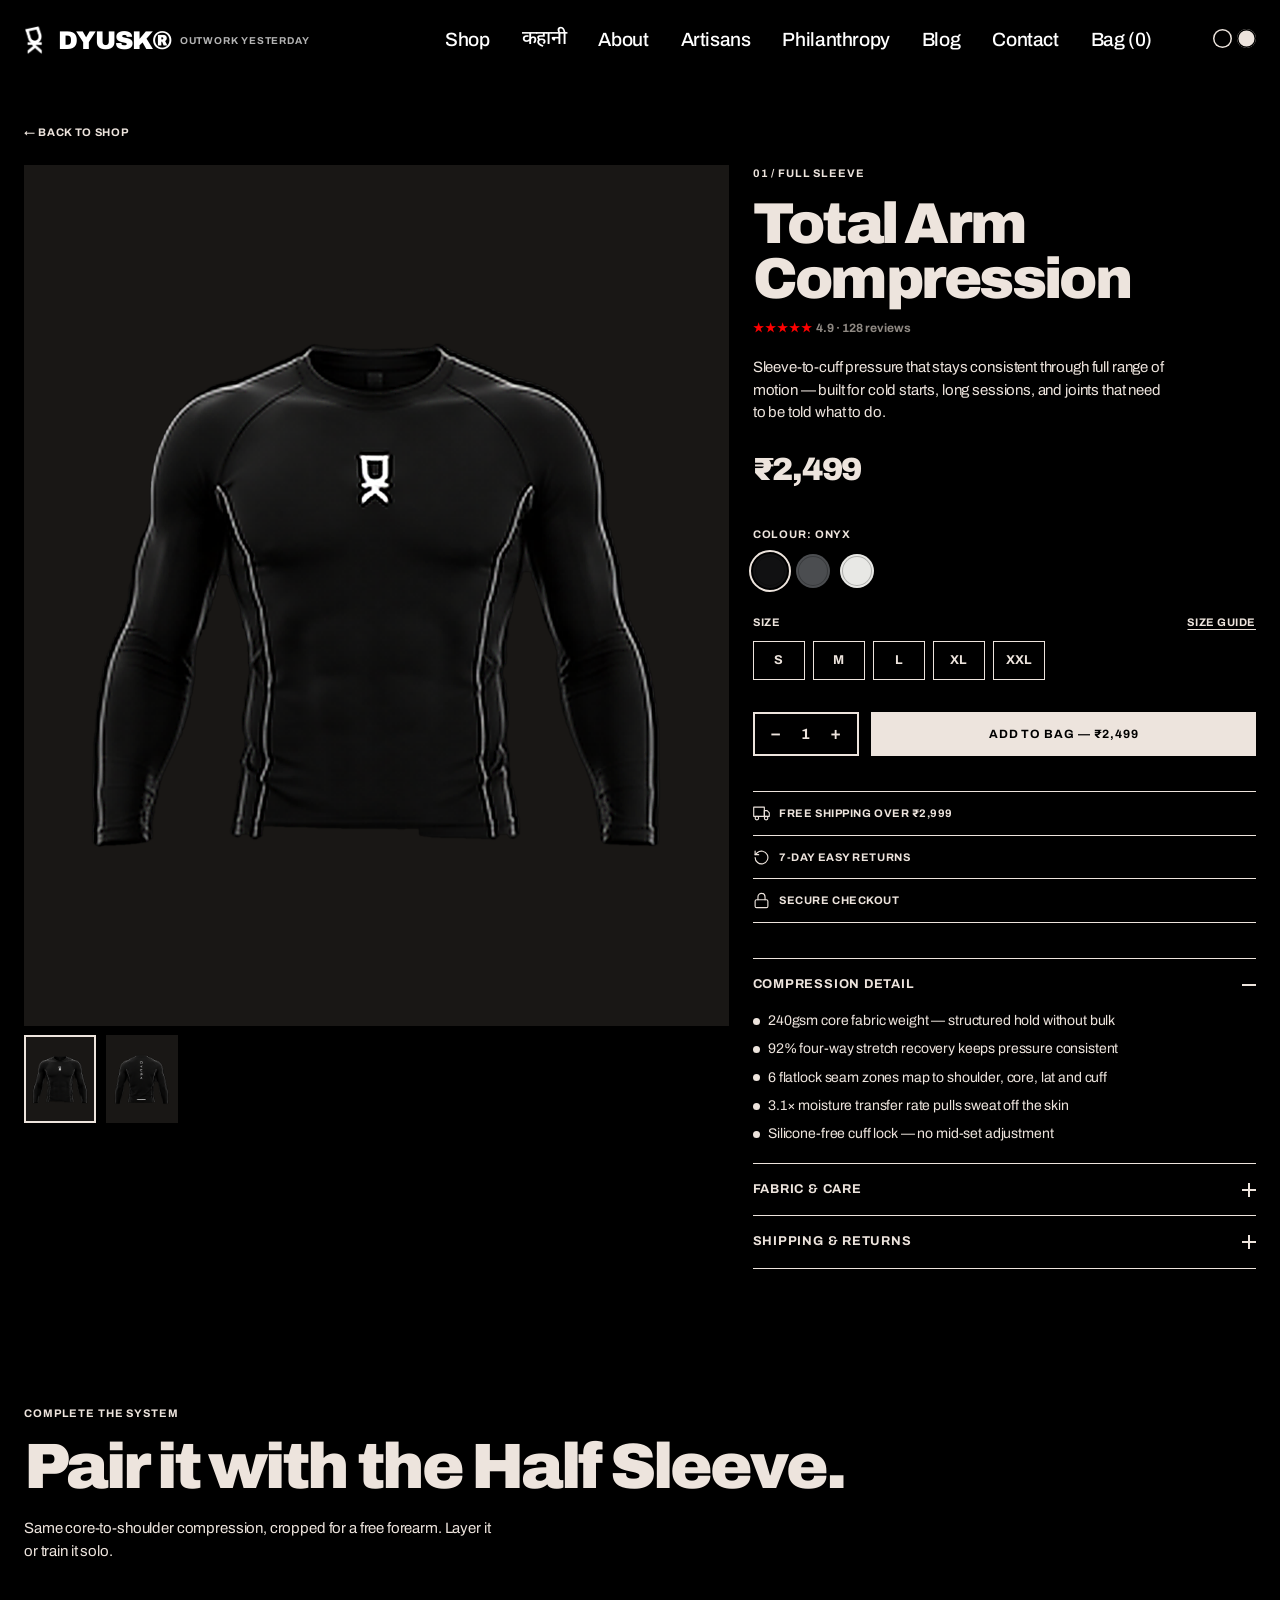
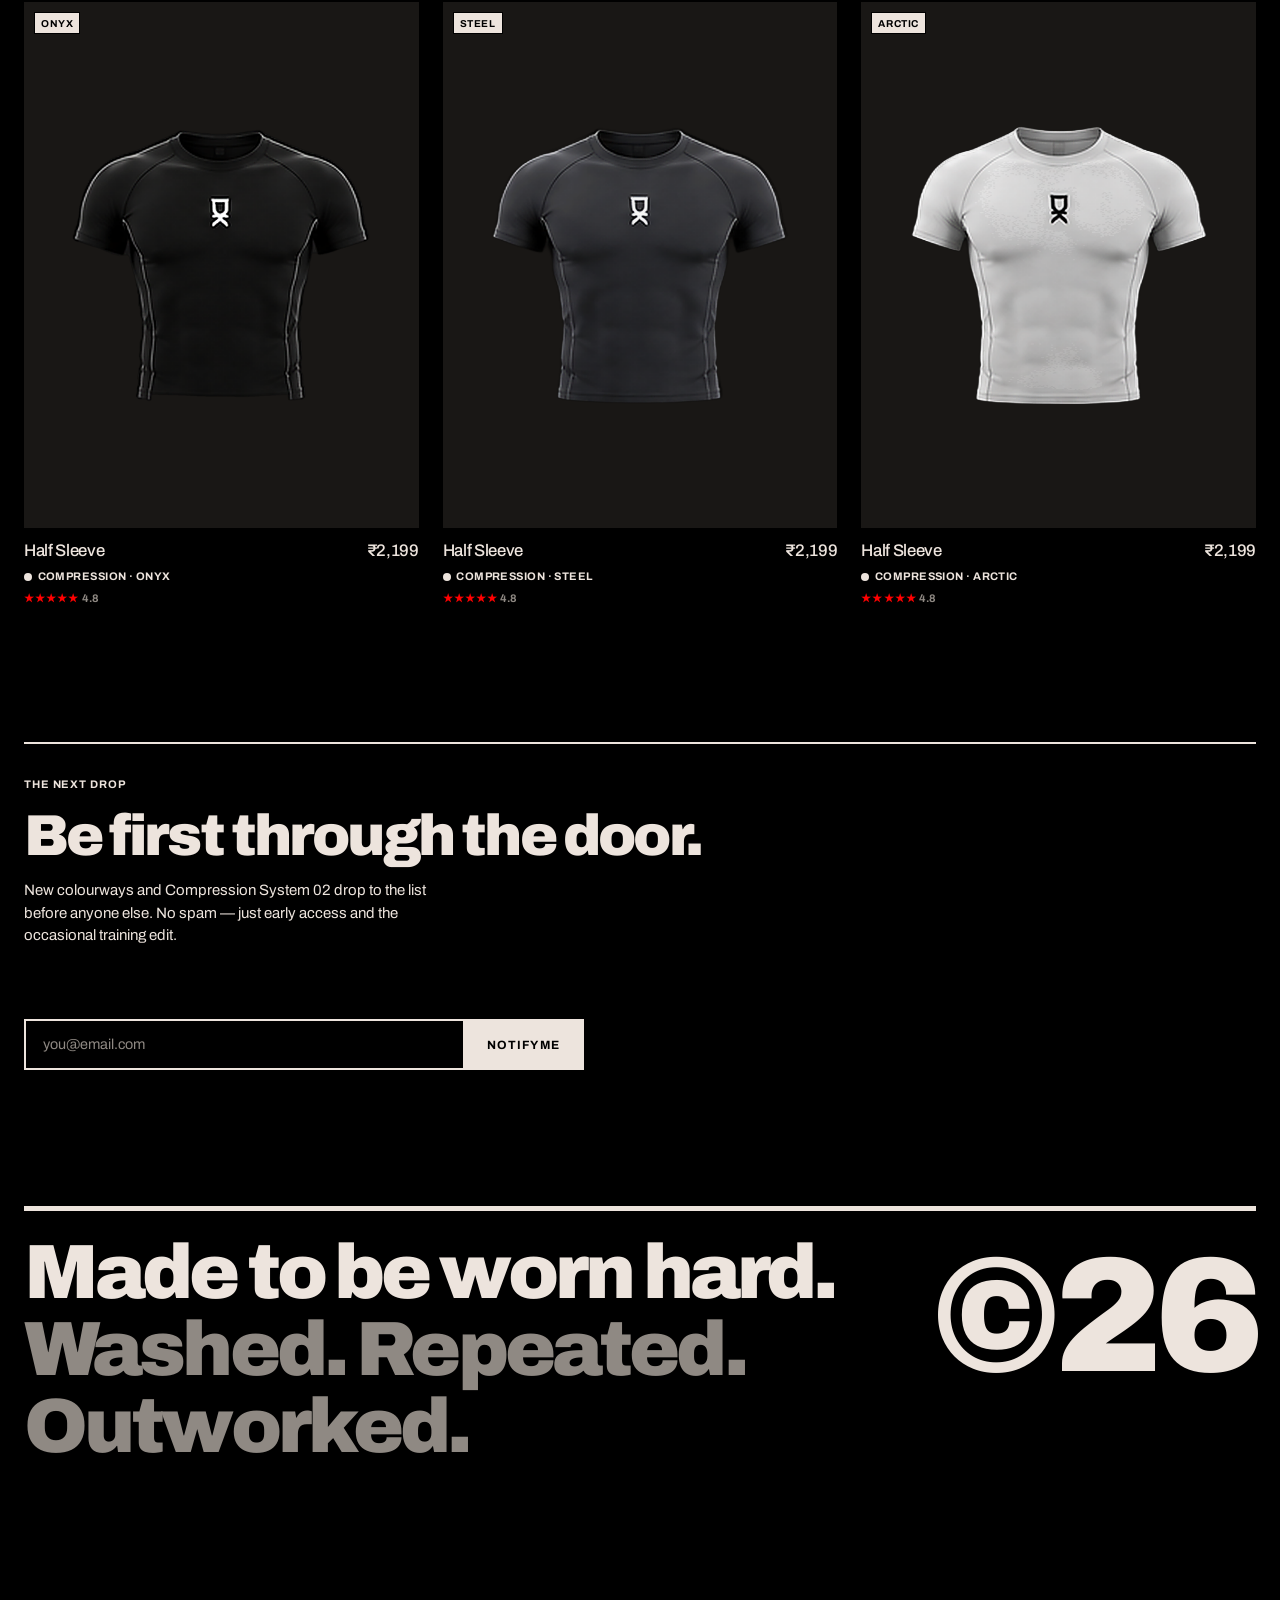
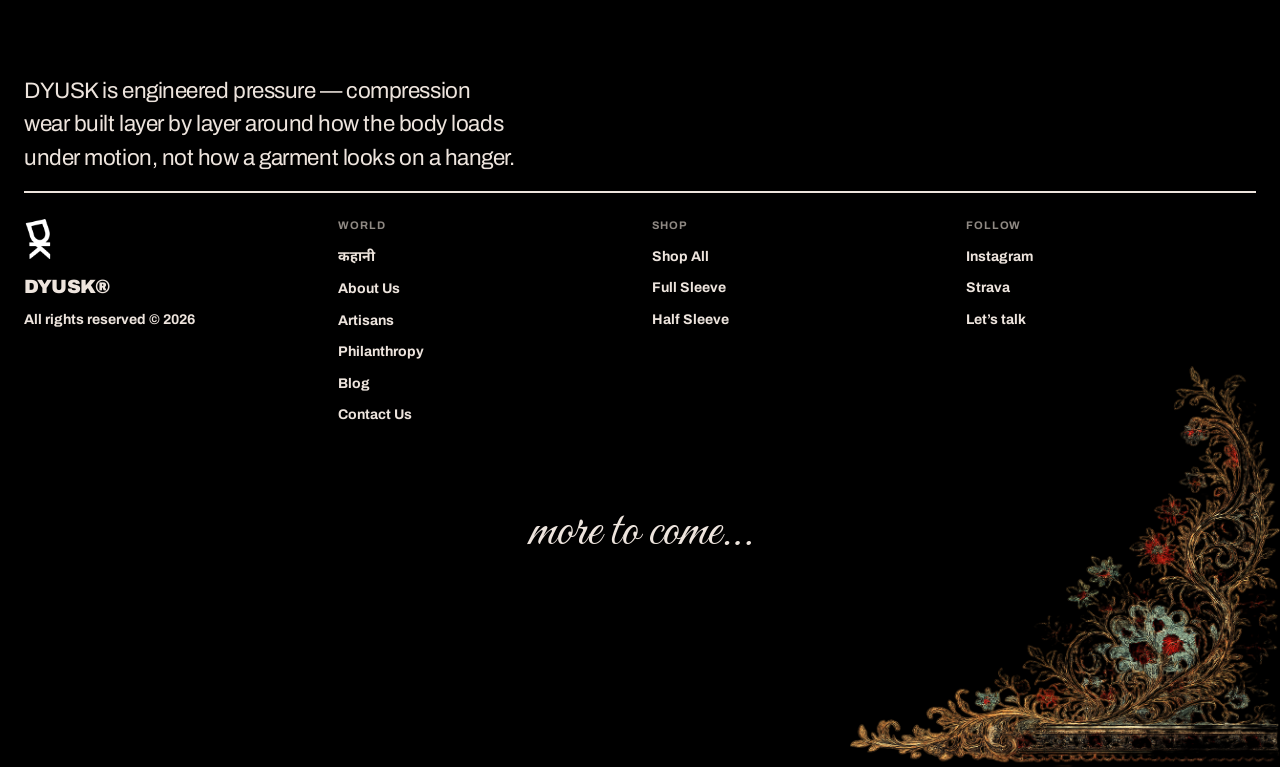
<file: product-full-sleeve.html>
<!DOCTYPE html>
<html lang="en">
<head>
<meta charset="UTF-8">
<meta name="viewport" content="width=device-width, initial-scale=1.0">
<title>Full Sleeve Compression — DYUSK</title>
<script>
(function(){
  try{
    var t = localStorage.getItem('dyusk-theme') || 'dark';
    if(t === 'dark' || t === 'red'){
      document.documentElement.setAttribute('data-theme', 'dark');
    }
  }catch(e){}
})();
</script>
<meta name="description" content="DYUSK Full Sleeve Compression — ₹2,499. Total arm compression built for cold starts, long sessions, and joints that need to be told what to do. Onyx, Steel, Arctic.">
<link rel="icon" href="assets/favicon-32.png" sizes="32x32" type="image/png">
<link rel="apple-touch-icon" href="assets/favicon-180.png">
<link rel="preconnect" href="https://fonts.googleapis.com">
<link rel="preconnect" href="https://fonts.gstatic.com" crossorigin>
<link href="https://fonts.googleapis.com/css2?family=Archivo:wght@400;500;700;900&family=Noto+Sans+Devanagari:wght@700;900&family=Great+Vibes&display=swap" rel="stylesheet">
<link rel="stylesheet" href="assets/css/site.css">
</head>
<body>

<a href="index.html" class="brand-mark" aria-label="DYUSK home"><img src="assets/mark-white.png" alt="DYUSK mark"/></a>
<header id="siteHeader">
  <a href="index.html" class="logo">
    <span class="brand">DYUSK&#174;</span>
    <span class="tagline">Outwork Yesterday</span>
  </a>
  <nav aria-label="Main">
    <ul class="nav-links">
      <li><a class="link-hover" href="shop.html">Shop</a></li>
      <li><a class="link-hover" href="kahani.html" lang="hi">कहानी</a></li>
      <li><a class="link-hover" href="about.html">About</a></li>
      <li><a class="link-hover" href="artisans.html">Artisans</a></li>
      <li><a class="link-hover" href="philanthropy.html">Philanthropy</a></li>
      <li><a class="link-hover" href="blog.html">Blog</a></li>
      <li><a class="link-hover" href="contact.html">Contact</a></li>
      <li><button class="cart-btn link-hover" type="button" aria-label="Open bag">Bag (<span class="cart-count">0</span>)</button></li>
    </ul>
    <button class="nav-toggle" type="button" aria-label="Menu" aria-expanded="false" aria-controls="mobileMenu"><span></span><span></span><span></span></button>
  </nav>
</header>

<div id="mobileMenu" class="mobile-menu" aria-hidden="true">
  <nav aria-label="Menu links">
    <a href="shop.html">Shop</a>
    <a href="kahani.html" lang="hi">कहानी</a>
    <a href="about.html">About Us</a>
    <a href="artisans.html">Artisans</a>
    <a href="philanthropy.html">Philanthropy</a>
    <a href="blog.html">Blog</a>
    <a href="contact.html">Contact Us</a>
    <button class="cart-btn mm-bag" type="button" aria-label="Open bag">Bag (<span class="cart-count">0</span>)</button>
  </nav>
</div>

<div id="theme-switcher" aria-label="Theme">
  <button class="theme-dot" data-set="dark" type="button" aria-label="Dark theme"></button>
  <button class="theme-dot" data-set="cream" type="button" aria-label="Cream theme"></button>
</div>

<section class="product-detail" data-pdp="full">
  <a href="shop.html" class="back-link mono">&larr; Back to Shop</a>
  <div class="product-detail-grid">

    <div class="pd-gallery">
      <div class="pd-stage">
        <img class="stage-front on" src="assets/products/full-front-black.png" alt="DYUSK Full Sleeve compression shirt, front view">
        <img class="stage-back" src="assets/products/full-back-black.png" alt="DYUSK Full Sleeve compression shirt, back view">
      </div>
      <div class="pd-thumbs">
        <button class="pd-thumb active" type="button" data-view="front" aria-label="Front view"><img src="assets/products/full-front-black.png" alt=""></button>
        <button class="pd-thumb" type="button" data-view="back" aria-label="Back view"><img src="assets/products/full-back-black.png" alt=""></button>
      </div>
    </div>

    <div class="product-info">
      <span class="pd-eyebrow">01 / Full Sleeve</span>
      <h1 class="display">Total Arm Compression</h1>
      <div class="pd-rating"><span class="stars">★★★★★</span> 4.9 · 128 reviews</div>
      <p class="pd-desc">Sleeve-to-cuff pressure that stays consistent through full range of motion — built for cold starts, long sessions, and joints that need to be told what to do.</p>
      <div class="pd-price display">₹2,499</div>

      <div class="pd-field">
        <span class="pd-field-label">Colour: <b data-color-name="1">Onyx</b></span>
        <div class="pd-colors">
          <button class="pd-color active" type="button" data-color="black" style="--sw:#111112" aria-label="Onyx"></button>
          <button class="pd-color" type="button" data-color="steel" style="--sw:#4b4d50" aria-label="Steel"></button>
          <button class="pd-color" type="button" data-color="white" style="--sw:#e8e8e5" aria-label="Arctic"></button>
        </div>
      </div>

      <div class="pd-field">
        <div class="pd-field-head">
          <span class="pd-field-label">Size</span>
          <button class="size-guide-link" type="button" data-size-guide="1">Size Guide</button>
        </div>
        <div class="pd-sizes"></div>
      </div>

      <div class="pd-actions">
        <div class="qty">
          <button type="button" data-qty-dec="1" aria-label="Decrease quantity">−</button>
          <span data-qty-val="1">1</span>
          <button type="button" data-qty-inc="1" aria-label="Increase quantity">+</button>
        </div>
        <button class="btn solid add-to-cart" type="button">Add to Bag — ₹2,499</button>
      </div>
      <div class="add-hint"></div>

      <div class="pd-trust">
        <div><svg viewBox="0 0 24 24" fill="none" stroke="currentColor" stroke-width="1.6" stroke-linecap="round" stroke-linejoin="round"><rect x="1" y="3" width="15" height="13"/><path d="M16 8h4l3 3v5h-7z"/><circle cx="5.5" cy="18.5" r="2.5"/><circle cx="18.5" cy="18.5" r="2.5"/></svg> Free shipping over ₹2,999</div>
        <div><svg viewBox="0 0 24 24" fill="none" stroke="currentColor" stroke-width="1.6" stroke-linecap="round" stroke-linejoin="round"><path d="M3 12a9 9 0 1 0 3-6.7L3 8"/><path d="M3 3v5h5"/></svg> 7-day easy returns</div>
        <div><svg viewBox="0 0 24 24" fill="none" stroke="currentColor" stroke-width="1.6" stroke-linecap="round" stroke-linejoin="round"><rect x="3" y="11" width="18" height="11" rx="2"/><path d="M7 11V7a5 5 0 0 1 10 0v4"/></svg> Secure checkout</div>
      </div>

      <div class="pd-accordion">
        <div class="acc-item open">
          <button class="acc-head" type="button">Compression Detail <span class="acc-sign"></span></button>
          <div class="acc-body"><div class="acc-body-inner"><ul>
            <li>240gsm core fabric weight — structured hold without bulk</li>
            <li>92% four-way stretch recovery keeps pressure consistent</li>
            <li>6 flatlock seam zones map to shoulder, core, lat and cuff</li>
            <li>3.1× moisture transfer rate pulls sweat off the skin</li>
            <li>Silicone-free cuff lock — no mid-set adjustment</li>
          </ul></div></div>
        </div>
        <div class="acc-item">
          <button class="acc-head" type="button">Fabric &amp; Care <span class="acc-sign"></span></button>
          <div class="acc-body"><div class="acc-body-inner"><ul>
            <li>78% recycled nylon / 22% elastane</li>
            <li>Machine wash cold, inside out, with like colours</li>
            <li>Hang dry — do not tumble dry or iron</li>
            <li>No fabric softener; it coats the fibres and kills recovery</li>
          </ul></div></div>
        </div>
        <div class="acc-item">
          <button class="acc-head" type="button">Shipping &amp; Returns <span class="acc-sign"></span></button>
          <div class="acc-body"><div class="acc-body-inner"><ul>
            <li>Dispatched from India in 24–48 hours</li>
            <li>Free shipping on orders over ₹2,999</li>
            <li>7-day returns on unworn items with tags</li>
          </ul></div></div>
        </div>
      </div>
    </div>
  </div>
</section>

<div class="modal-scrim" id="sizeGuide">
  <div class="sg-modal" role="dialog" aria-label="Size guide">
    <div class="modal-top">
      <h3>Size Guide</h3>
      <button class="cart-close" type="button" data-guide-close="1" aria-label="Close size guide">
        <svg viewBox="0 0 24 24" fill="none" stroke="currentColor" stroke-width="1.8" stroke-linecap="round"><line x1="6" y1="6" x2="18" y2="18"/><line x1="18" y1="6" x2="6" y2="18"/></svg>
      </button>
    </div>
    <table class="size-table">
      <thead><tr><th>Size</th><th>Chest (in)</th><th>Length (in)</th><th>Fits (kg)</th></tr></thead>
      <tbody>
        <tr><td>S</td><td>34–36</td><td>27</td><td>55–63</td></tr>
        <tr><td>M</td><td>37–39</td><td>28</td><td>63–72</td></tr>
        <tr><td>L</td><td>40–42</td><td>29</td><td>72–82</td></tr>
        <tr><td>XL</td><td>43–45</td><td>30</td><td>82–92</td></tr>
        <tr><td>XXL</td><td>46–48</td><td>31</td><td>92–102</td></tr>
      </tbody>
    </table>
    <p class="modal-note">DYUSK compression is designed for a true second-skin fit. If you're between sizes or prefer a slightly less aggressive compression, size up. Measurements are of the body, not the garment.</p>
  </div>
</div>

<section class="cross-sell">
  <div class="section-head reveal">
    <div>
      <span class="section-tag">Complete the System</span>
      <h2>Pair it with the Half Sleeve.</h2>
    </div>
    <p>Same core-to-shoulder compression, cropped for a free forearm. Layer it or train it solo.</p>
  </div>
  <div class="cross-grid">
    <article class="shop-tile" data-fit="half" data-color="black" data-sleeve="half" data-price="2199">
      <div class="st-media">
        <img class="st-front" src="assets/products/half-front-black.png" alt="DYUSK Half Sleeve, Onyx, front">
        <img class="st-back" src="assets/products/half-back-black.png" alt="DYUSK Half Sleeve, Onyx, back" loading="lazy">
        <span class="st-badge">Onyx</span>
        <div class="st-quick"><button type="button" class="st-quick-add">Quick Add +</button></div>
      </div>
      <a class="st-body" href="product-half-sleeve.html?color=black">
        <div class="st-row"><h3>Half Sleeve</h3><span class="st-price">₹2,199</span></div>
        <span class="st-meta">Compression · Onyx</span>
        <span class="st-rate"><span class="stars">★★★★★</span> 4.8</span>
      </a>
    </article>
    <article class="shop-tile" data-fit="half" data-color="steel" data-sleeve="half" data-price="2199">
      <div class="st-media">
        <img class="st-front" src="assets/products/half-front-steel.png" alt="DYUSK Half Sleeve, Steel, front">
        <img class="st-back" src="assets/products/half-back-steel.png" alt="DYUSK Half Sleeve, Steel, back" loading="lazy">
        <span class="st-badge">Steel</span>
        <div class="st-quick"><button type="button" class="st-quick-add">Quick Add +</button></div>
      </div>
      <a class="st-body" href="product-half-sleeve.html?color=steel">
        <div class="st-row"><h3>Half Sleeve</h3><span class="st-price">₹2,199</span></div>
        <span class="st-meta">Compression · Steel</span>
        <span class="st-rate"><span class="stars">★★★★★</span> 4.8</span>
      </a>
    </article>
    <article class="shop-tile" data-fit="half" data-color="white" data-sleeve="half" data-price="2199">
      <div class="st-media">
        <img class="st-front" src="assets/products/half-front-white.png" alt="DYUSK Half Sleeve, Arctic, front">
        <img class="st-back" src="assets/products/half-back-white.png" alt="DYUSK Half Sleeve, Arctic, back" loading="lazy">
        <span class="st-badge">Arctic</span>
        <div class="st-quick"><button type="button" class="st-quick-add">Quick Add +</button></div>
      </div>
      <a class="st-body" href="product-half-sleeve.html?color=white">
        <div class="st-row"><h3>Half Sleeve</h3><span class="st-price">₹2,199</span></div>
        <span class="st-meta">Compression · Arctic</span>
        <span class="st-rate"><span class="stars">★★★★★</span> 4.8</span>
      </a>
    </article>
  </div>
</section>

<section class="newsletter">
  <div class="nl-inner">
    <div class="nl-copy">
      <span class="section-tag">The Next Drop</span>
      <h2>Be first through the door.</h2>
      <p>New colourways and Compression System 02 drop to the list before anyone else. No spam — just early access and the occasional training edit.</p>
    </div>
    <form class="nl-form" novalidate="novalidate">
      <input type="email" required="required" placeholder="you@email.com" aria-label="Email address">
      <button class="btn solid" type="submit">Notify Me</button>
    </form>
  </div>
</section>

<footer id="footer">
  <div class="rule-5"></div>
  <div class="f-head">
    <div class="f-statement">
      <p>Made to be worn hard.</p>
      <p class="dim">Washed. Repeated. Outworked.</p>
    </div>
    <div class="f-year">&#169;26</div>
  </div>
  <p class="f-desc">DYUSK is engineered pressure &#8212; compression wear built layer by layer around how the body loads under motion, not how a garment looks on a hanger.</p>
  <div class="rule-2"></div>
  <div class="f-cols">
    <div class="f-col">
      <img src="assets/mark-white.png" alt="" class="f-mark"/>
      <span class="f-brand">DYUSK&#174;</span>
      <span>All rights reserved &#169; 2026</span>
    </div>
    <div class="f-col">
      <span class="kicker">World</span>
      <ul>
        <li><a class="link-hover" href="kahani.html" lang="hi">कहानी</a></li>
        <li><a class="link-hover" href="about.html">About Us</a></li>
        <li><a class="link-hover" href="artisans.html">Artisans</a></li>
        <li><a class="link-hover" href="philanthropy.html">Philanthropy</a></li>
        <li><a class="link-hover" href="blog.html">Blog</a></li>
        <li><a class="link-hover" href="contact.html">Contact Us</a></li>
      </ul>
    </div>
    <div class="f-col">
      <span class="kicker">Shop</span>
      <ul>
        <li><a class="link-hover" href="shop.html">Shop All</a></li>
        <li><a class="link-hover" href="product-full-sleeve.html">Full Sleeve</a></li>
        <li><a class="link-hover" href="product-half-sleeve.html">Half Sleeve</a></li>
      </ul>
    </div>
    <div class="f-col">
      <span class="kicker">Follow</span>
      <ul>
        <li><a class="link-hover" href="#" rel="noopener">Instagram</a></li>
        <li><a class="link-hover" href="#" rel="noopener">Strava</a></li>
        <li><a class="link-hover" href="contact.html">Let&#8217;s talk</a></li>
      </ul>
    </div>
  </div>
  <p class="more-to-come">more to come&#8230;</p>
  <img src="assets/ornament-corner.png" alt="" class="f-ornament" loading="lazy"/>
</footer>

<div class="pd-sticky">
  <div class="pds-info"><span class="pds-name">Full Sleeve Compression</span><span class="pds-price">₹2,499</span></div>
  <button class="btn solid sticky-add" type="button">Add to Bag</button>
</div>

<div class="cart-scrim" id="cartScrim"></div>
<aside class="cart-drawer" id="cartDrawer" aria-label="Shopping bag">
  <div class="cart-top">
    <h2>Your Bag</h2>
    <button class="cart-close" type="button" aria-label="Close bag">
      <svg viewBox="0 0 24 24" fill="none" stroke="currentColor" stroke-width="1.8" stroke-linecap="round"><line x1="6" y1="6" x2="18" y2="18"/><line x1="18" y1="6" x2="6" y2="18"/></svg>
    </button>
  </div>
  <div class="ship-bar" id="shipBar"><p></p><div class="ship-track"><i></i></div></div>
  <div class="cart-items" id="cartItems"></div>
  <div class="cart-foot" id="cartFoot">
    <div class="cart-sub"><span>Subtotal</span><strong id="cartSub">₹0</strong></div>
    <p class="cart-note">Shipping &amp; taxes calculated at checkout.</p>
    <a href="#" class="btn checkout-btn">Checkout</a>
  </div>
</aside>

<script src="assets/js/site.js"></script>
<script src="assets/js/commerce.js"></script>
<script>
(function(){
  document.querySelectorAll('.acc-head').forEach(function(h){
    h.addEventListener('click', function(){
      var item = h.parentNode;
      var body = h.nextElementSibling;
      var open = item.classList.toggle('open');
      body.style.maxHeight = open ? body.scrollHeight + 'px' : '0';
    });
  });
  document.querySelectorAll('.acc-item.open').forEach(function(item){
    var body = item.querySelector('.acc-body');
    if(body) body.style.maxHeight = body.scrollHeight + 'px';
  });
})();
</script>
</body>
</html>
</file>
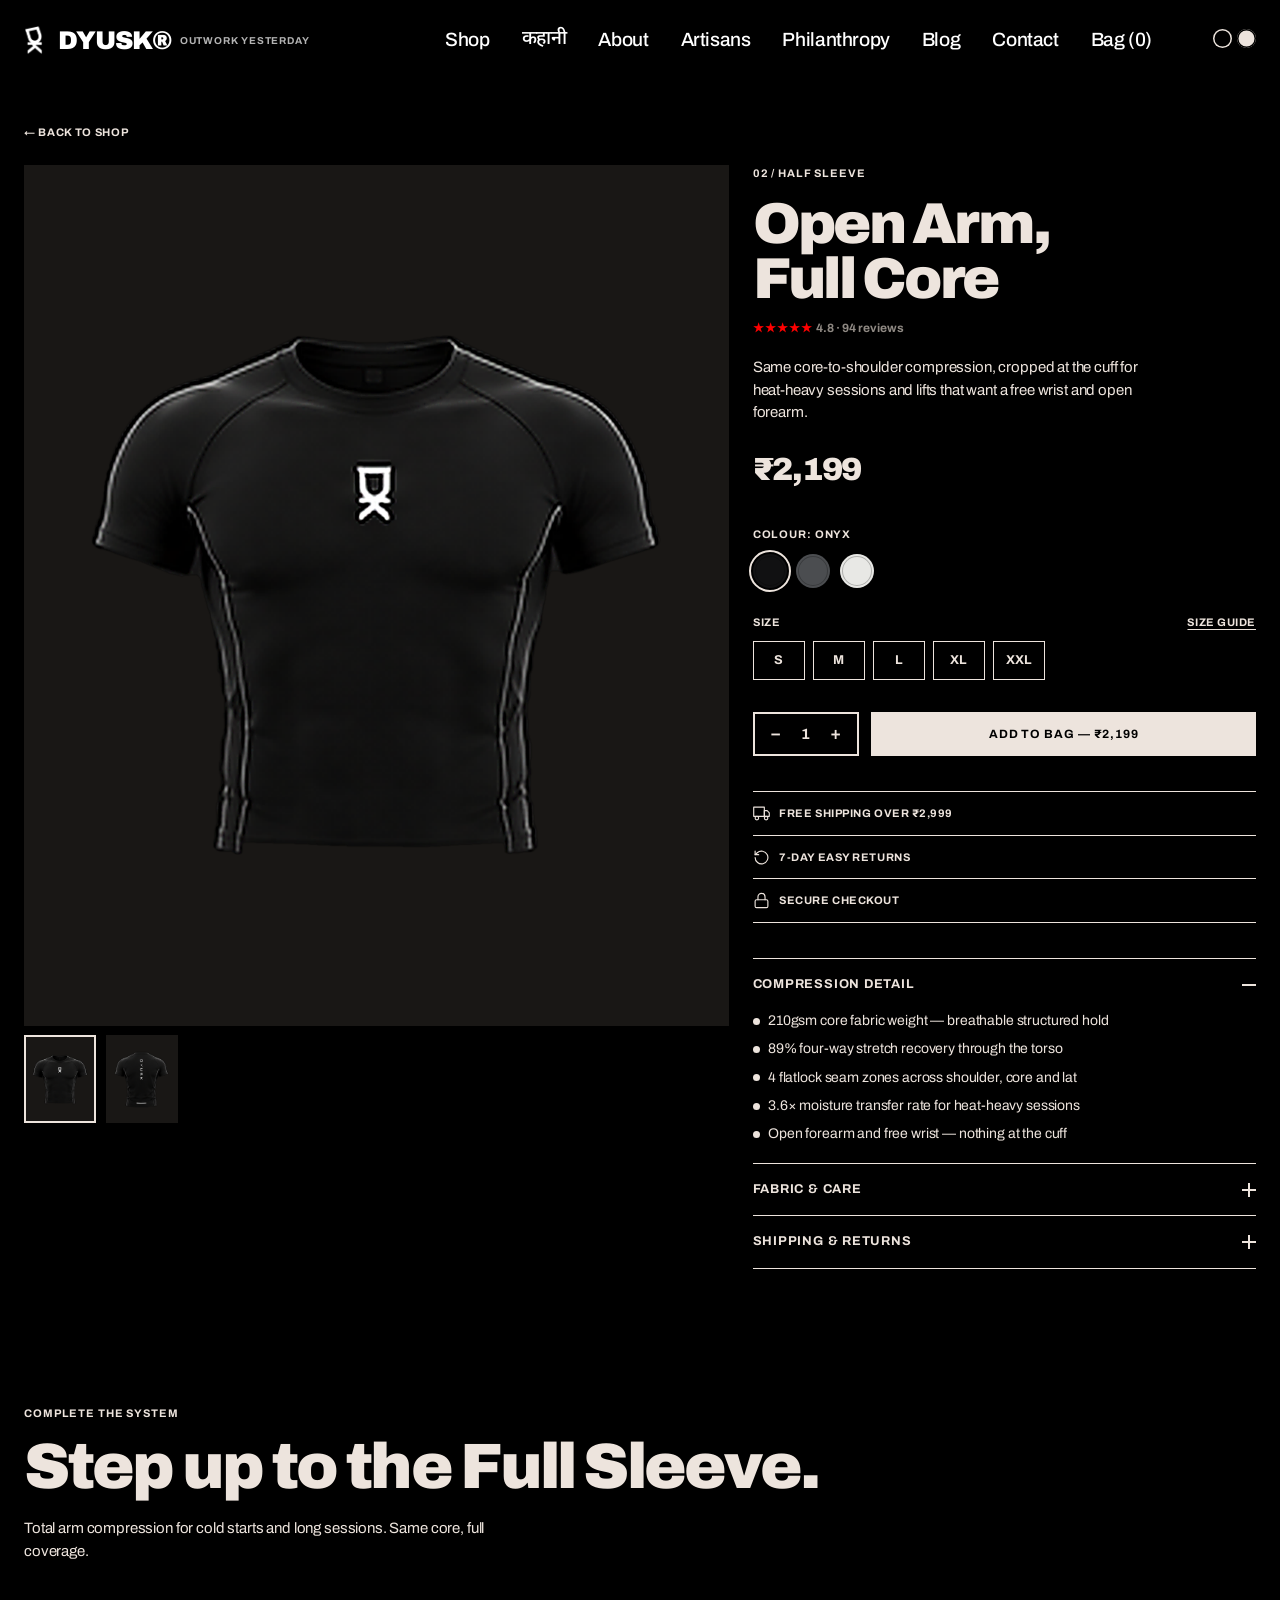
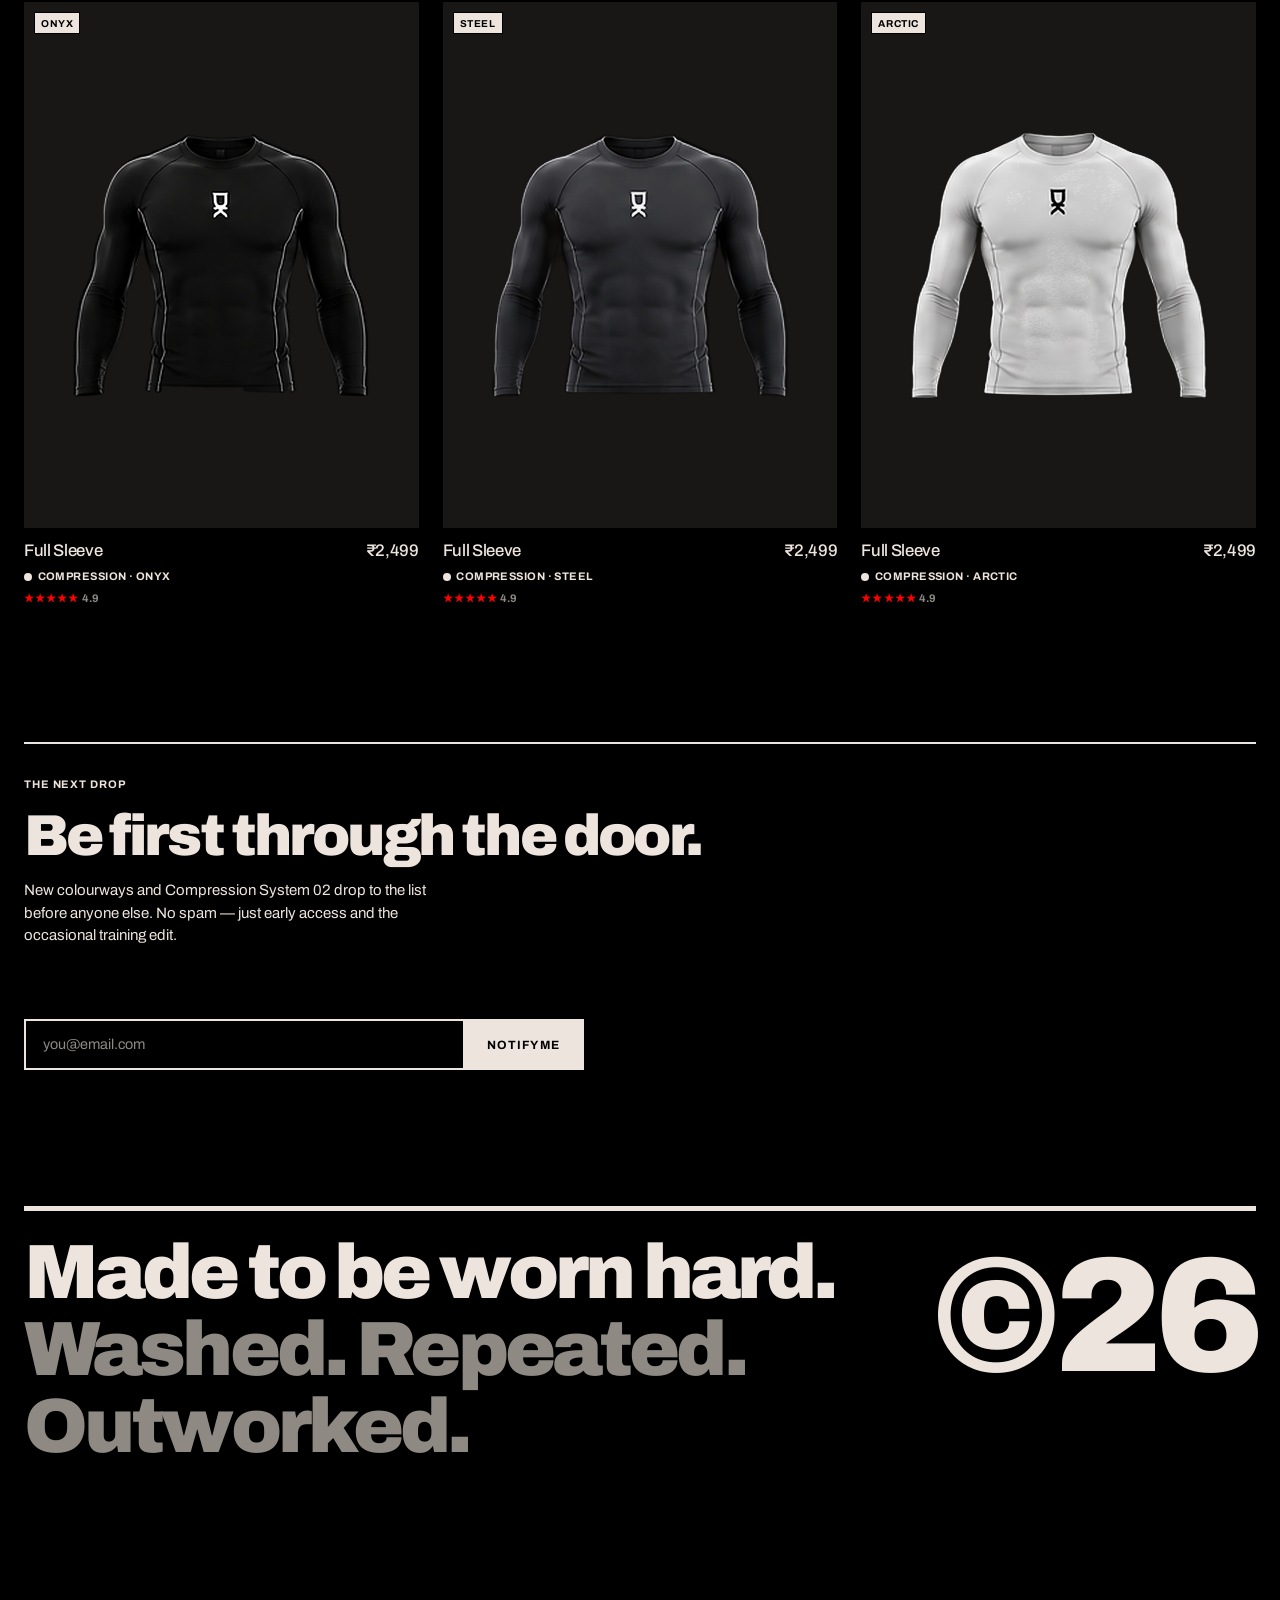
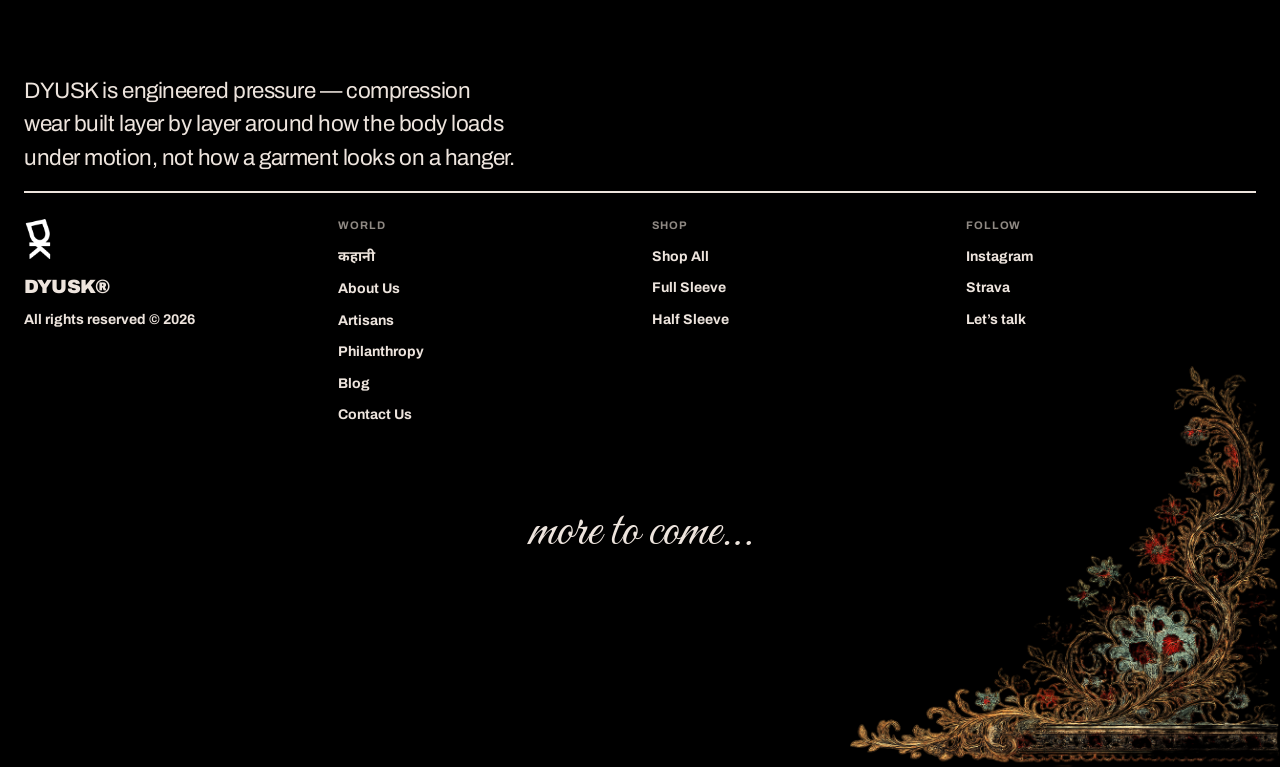
<file: product-half-sleeve.html>
<!DOCTYPE html>
<html lang="en">
<head>
<meta charset="UTF-8">
<meta name="viewport" content="width=device-width, initial-scale=1.0">
<title>Half Sleeve Compression — DYUSK</title>
<script>
(function(){
  try{
    var t = localStorage.getItem('dyusk-theme') || 'dark';
    if(t === 'dark' || t === 'red'){
      document.documentElement.setAttribute('data-theme', 'dark');
    }
  }catch(e){}
})();
</script>
<meta name="description" content="DYUSK Half Sleeve Compression — ₹2,199. Same core-to-shoulder compression, cropped at the cuff for heat-heavy sessions. Onyx, Steel, Arctic.">
<link rel="icon" href="assets/favicon-32.png" sizes="32x32" type="image/png">
<link rel="apple-touch-icon" href="assets/favicon-180.png">
<link rel="preconnect" href="https://fonts.googleapis.com">
<link rel="preconnect" href="https://fonts.gstatic.com" crossorigin>
<link href="https://fonts.googleapis.com/css2?family=Archivo:wght@400;500;700;900&family=Noto+Sans+Devanagari:wght@700;900&family=Great+Vibes&display=swap" rel="stylesheet">
<link rel="stylesheet" href="assets/css/site.css">
</head>
<body>

<a href="index.html" class="brand-mark" aria-label="DYUSK home"><img src="assets/mark-white.png" alt="DYUSK mark"/></a>
<header id="siteHeader">
  <a href="index.html" class="logo">
    <span class="brand">DYUSK&#174;</span>
    <span class="tagline">Outwork Yesterday</span>
  </a>
  <nav aria-label="Main">
    <ul class="nav-links">
      <li><a class="link-hover" href="shop.html">Shop</a></li>
      <li><a class="link-hover" href="kahani.html" lang="hi">कहानी</a></li>
      <li><a class="link-hover" href="about.html">About</a></li>
      <li><a class="link-hover" href="artisans.html">Artisans</a></li>
      <li><a class="link-hover" href="philanthropy.html">Philanthropy</a></li>
      <li><a class="link-hover" href="blog.html">Blog</a></li>
      <li><a class="link-hover" href="contact.html">Contact</a></li>
      <li><button class="cart-btn link-hover" type="button" aria-label="Open bag">Bag (<span class="cart-count">0</span>)</button></li>
    </ul>
    <button class="nav-toggle" type="button" aria-label="Menu" aria-expanded="false" aria-controls="mobileMenu"><span></span><span></span><span></span></button>
  </nav>
</header>

<div id="mobileMenu" class="mobile-menu" aria-hidden="true">
  <nav aria-label="Menu links">
    <a href="shop.html">Shop</a>
    <a href="kahani.html" lang="hi">कहानी</a>
    <a href="about.html">About Us</a>
    <a href="artisans.html">Artisans</a>
    <a href="philanthropy.html">Philanthropy</a>
    <a href="blog.html">Blog</a>
    <a href="contact.html">Contact Us</a>
    <button class="cart-btn mm-bag" type="button" aria-label="Open bag">Bag (<span class="cart-count">0</span>)</button>
  </nav>
</div>

<div id="theme-switcher" aria-label="Theme">
  <button class="theme-dot" data-set="dark" type="button" aria-label="Dark theme"></button>
  <button class="theme-dot" data-set="cream" type="button" aria-label="Cream theme"></button>
</div>

<section class="product-detail" data-pdp="half">
  <a href="shop.html" class="back-link mono">&larr; Back to Shop</a>
  <div class="product-detail-grid">

    <div class="pd-gallery">
      <div class="pd-stage">
        <img class="stage-front on" src="assets/products/half-front-black.png" alt="DYUSK Half Sleeve compression shirt, front view">
        <img class="stage-back" src="assets/products/half-back-black.png" alt="DYUSK Half Sleeve compression shirt, back view">
      </div>
      <div class="pd-thumbs">
        <button class="pd-thumb active" type="button" data-view="front" aria-label="Front view"><img src="assets/products/half-front-black.png" alt=""></button>
        <button class="pd-thumb" type="button" data-view="back" aria-label="Back view"><img src="assets/products/half-back-black.png" alt=""></button>
      </div>
    </div>

    <div class="product-info">
      <span class="pd-eyebrow">02 / Half Sleeve</span>
      <h1 class="display">Open Arm, Full Core</h1>
      <div class="pd-rating"><span class="stars">★★★★★</span> 4.8 · 94 reviews</div>
      <p class="pd-desc">Same core-to-shoulder compression, cropped at the cuff for heat-heavy sessions and lifts that want a free wrist and open forearm.</p>
      <div class="pd-price display">₹2,199</div>

      <div class="pd-field">
        <span class="pd-field-label">Colour: <b data-color-name="1">Onyx</b></span>
        <div class="pd-colors">
          <button class="pd-color active" type="button" data-color="black" style="--sw:#111112" aria-label="Onyx"></button>
          <button class="pd-color" type="button" data-color="steel" style="--sw:#4b4d50" aria-label="Steel"></button>
          <button class="pd-color" type="button" data-color="white" style="--sw:#e8e8e5" aria-label="Arctic"></button>
        </div>
      </div>

      <div class="pd-field">
        <div class="pd-field-head">
          <span class="pd-field-label">Size</span>
          <button class="size-guide-link" type="button" data-size-guide="1">Size Guide</button>
        </div>
        <div class="pd-sizes"></div>
      </div>

      <div class="pd-actions">
        <div class="qty">
          <button type="button" data-qty-dec="1" aria-label="Decrease quantity">−</button>
          <span data-qty-val="1">1</span>
          <button type="button" data-qty-inc="1" aria-label="Increase quantity">+</button>
        </div>
        <button class="btn solid add-to-cart" type="button">Add to Bag — ₹2,199</button>
      </div>
      <div class="add-hint"></div>

      <div class="pd-trust">
        <div><svg viewBox="0 0 24 24" fill="none" stroke="currentColor" stroke-width="1.6" stroke-linecap="round" stroke-linejoin="round"><rect x="1" y="3" width="15" height="13"/><path d="M16 8h4l3 3v5h-7z"/><circle cx="5.5" cy="18.5" r="2.5"/><circle cx="18.5" cy="18.5" r="2.5"/></svg> Free shipping over ₹2,999</div>
        <div><svg viewBox="0 0 24 24" fill="none" stroke="currentColor" stroke-width="1.6" stroke-linecap="round" stroke-linejoin="round"><path d="M3 12a9 9 0 1 0 3-6.7L3 8"/><path d="M3 3v5h5"/></svg> 7-day easy returns</div>
        <div><svg viewBox="0 0 24 24" fill="none" stroke="currentColor" stroke-width="1.6" stroke-linecap="round" stroke-linejoin="round"><rect x="3" y="11" width="18" height="11" rx="2"/><path d="M7 11V7a5 5 0 0 1 10 0v4"/></svg> Secure checkout</div>
      </div>

      <div class="pd-accordion">
        <div class="acc-item open">
          <button class="acc-head" type="button">Compression Detail <span class="acc-sign"></span></button>
          <div class="acc-body"><div class="acc-body-inner"><ul>
            <li>210gsm core fabric weight — breathable structured hold</li>
            <li>89% four-way stretch recovery through the torso</li>
            <li>4 flatlock seam zones across shoulder, core and lat</li>
            <li>3.6× moisture transfer rate for heat-heavy sessions</li>
            <li>Open forearm and free wrist — nothing at the cuff</li>
          </ul></div></div>
        </div>
        <div class="acc-item">
          <button class="acc-head" type="button">Fabric &amp; Care <span class="acc-sign"></span></button>
          <div class="acc-body"><div class="acc-body-inner"><ul>
            <li>78% recycled nylon / 22% elastane</li>
            <li>Machine wash cold, inside out, with like colours</li>
            <li>Hang dry — do not tumble dry or iron</li>
            <li>No fabric softener; it coats the fibres and kills recovery</li>
          </ul></div></div>
        </div>
        <div class="acc-item">
          <button class="acc-head" type="button">Shipping &amp; Returns <span class="acc-sign"></span></button>
          <div class="acc-body"><div class="acc-body-inner"><ul>
            <li>Dispatched from India in 24–48 hours</li>
            <li>Free shipping on orders over ₹2,999</li>
            <li>7-day returns on unworn items with tags</li>
          </ul></div></div>
        </div>
      </div>
    </div>
  </div>
</section>

<div class="modal-scrim" id="sizeGuide">
  <div class="sg-modal" role="dialog" aria-label="Size guide">
    <div class="modal-top">
      <h3>Size Guide</h3>
      <button class="cart-close" type="button" data-guide-close="1" aria-label="Close size guide">
        <svg viewBox="0 0 24 24" fill="none" stroke="currentColor" stroke-width="1.8" stroke-linecap="round"><line x1="6" y1="6" x2="18" y2="18"/><line x1="18" y1="6" x2="6" y2="18"/></svg>
      </button>
    </div>
    <table class="size-table">
      <thead><tr><th>Size</th><th>Chest (in)</th><th>Length (in)</th><th>Fits (kg)</th></tr></thead>
      <tbody>
        <tr><td>S</td><td>34–36</td><td>26</td><td>55–63</td></tr>
        <tr><td>M</td><td>37–39</td><td>27</td><td>63–72</td></tr>
        <tr><td>L</td><td>40–42</td><td>28</td><td>72–82</td></tr>
        <tr><td>XL</td><td>43–45</td><td>29</td><td>82–92</td></tr>
        <tr><td>XXL</td><td>46–48</td><td>30</td><td>92–102</td></tr>
      </tbody>
    </table>
    <p class="modal-note">DYUSK compression is designed for a true second-skin fit. If you're between sizes or prefer a slightly less aggressive compression, size up. Measurements are of the body, not the garment.</p>
  </div>
</div>

<section class="cross-sell">
  <div class="section-head reveal">
    <div>
      <span class="section-tag">Complete the System</span>
      <h2>Step up to the Full Sleeve.</h2>
    </div>
    <p>Total arm compression for cold starts and long sessions. Same core, full coverage.</p>
  </div>
  <div class="cross-grid">
    <article class="shop-tile" data-fit="full" data-color="black" data-sleeve="full" data-price="2499">
      <div class="st-media">
        <img class="st-front" src="assets/products/full-front-black.png" alt="DYUSK Full Sleeve, Onyx, front">
        <img class="st-back" src="assets/products/full-back-black.png" alt="DYUSK Full Sleeve, Onyx, back" loading="lazy">
        <span class="st-badge">Onyx</span>
        <div class="st-quick"><button type="button" class="st-quick-add">Quick Add +</button></div>
      </div>
      <a class="st-body" href="product-full-sleeve.html?color=black">
        <div class="st-row"><h3>Full Sleeve</h3><span class="st-price">₹2,499</span></div>
        <span class="st-meta">Compression · Onyx</span>
        <span class="st-rate"><span class="stars">★★★★★</span> 4.9</span>
      </a>
    </article>
    <article class="shop-tile" data-fit="full" data-color="steel" data-sleeve="full" data-price="2499">
      <div class="st-media">
        <img class="st-front" src="assets/products/full-front-steel.png" alt="DYUSK Full Sleeve, Steel, front">
        <img class="st-back" src="assets/products/full-back-steel.png" alt="DYUSK Full Sleeve, Steel, back" loading="lazy">
        <span class="st-badge">Steel</span>
        <div class="st-quick"><button type="button" class="st-quick-add">Quick Add +</button></div>
      </div>
      <a class="st-body" href="product-full-sleeve.html?color=steel">
        <div class="st-row"><h3>Full Sleeve</h3><span class="st-price">₹2,499</span></div>
        <span class="st-meta">Compression · Steel</span>
        <span class="st-rate"><span class="stars">★★★★★</span> 4.9</span>
      </a>
    </article>
    <article class="shop-tile" data-fit="full" data-color="white" data-sleeve="full" data-price="2499">
      <div class="st-media">
        <img class="st-front" src="assets/products/full-front-white.png" alt="DYUSK Full Sleeve, Arctic, front">
        <img class="st-back" src="assets/products/full-back-white.png" alt="DYUSK Full Sleeve, Arctic, back" loading="lazy">
        <span class="st-badge">Arctic</span>
        <div class="st-quick"><button type="button" class="st-quick-add">Quick Add +</button></div>
      </div>
      <a class="st-body" href="product-full-sleeve.html?color=white">
        <div class="st-row"><h3>Full Sleeve</h3><span class="st-price">₹2,499</span></div>
        <span class="st-meta">Compression · Arctic</span>
        <span class="st-rate"><span class="stars">★★★★★</span> 4.9</span>
      </a>
    </article>
  </div>
</section>

<section class="newsletter">
  <div class="nl-inner">
    <div class="nl-copy">
      <span class="section-tag">The Next Drop</span>
      <h2>Be first through the door.</h2>
      <p>New colourways and Compression System 02 drop to the list before anyone else. No spam — just early access and the occasional training edit.</p>
    </div>
    <form class="nl-form" novalidate="novalidate">
      <input type="email" required="required" placeholder="you@email.com" aria-label="Email address">
      <button class="btn solid" type="submit">Notify Me</button>
    </form>
  </div>
</section>

<footer id="footer">
  <div class="rule-5"></div>
  <div class="f-head">
    <div class="f-statement">
      <p>Made to be worn hard.</p>
      <p class="dim">Washed. Repeated. Outworked.</p>
    </div>
    <div class="f-year">&#169;26</div>
  </div>
  <p class="f-desc">DYUSK is engineered pressure &#8212; compression wear built layer by layer around how the body loads under motion, not how a garment looks on a hanger.</p>
  <div class="rule-2"></div>
  <div class="f-cols">
    <div class="f-col">
      <img src="assets/mark-white.png" alt="" class="f-mark"/>
      <span class="f-brand">DYUSK&#174;</span>
      <span>All rights reserved &#169; 2026</span>
    </div>
    <div class="f-col">
      <span class="kicker">World</span>
      <ul>
        <li><a class="link-hover" href="kahani.html" lang="hi">कहानी</a></li>
        <li><a class="link-hover" href="about.html">About Us</a></li>
        <li><a class="link-hover" href="artisans.html">Artisans</a></li>
        <li><a class="link-hover" href="philanthropy.html">Philanthropy</a></li>
        <li><a class="link-hover" href="blog.html">Blog</a></li>
        <li><a class="link-hover" href="contact.html">Contact Us</a></li>
      </ul>
    </div>
    <div class="f-col">
      <span class="kicker">Shop</span>
      <ul>
        <li><a class="link-hover" href="shop.html">Shop All</a></li>
        <li><a class="link-hover" href="product-full-sleeve.html">Full Sleeve</a></li>
        <li><a class="link-hover" href="product-half-sleeve.html">Half Sleeve</a></li>
      </ul>
    </div>
    <div class="f-col">
      <span class="kicker">Follow</span>
      <ul>
        <li><a class="link-hover" href="#" rel="noopener">Instagram</a></li>
        <li><a class="link-hover" href="#" rel="noopener">Strava</a></li>
        <li><a class="link-hover" href="contact.html">Let&#8217;s talk</a></li>
      </ul>
    </div>
  </div>
  <p class="more-to-come">more to come&#8230;</p>
  <img src="assets/ornament-corner.png" alt="" class="f-ornament" loading="lazy"/>
</footer>

<div class="pd-sticky">
  <div class="pds-info"><span class="pds-name">Half Sleeve Compression</span><span class="pds-price">₹2,199</span></div>
  <button class="btn solid sticky-add" type="button">Add to Bag</button>
</div>

<div class="cart-scrim" id="cartScrim"></div>
<aside class="cart-drawer" id="cartDrawer" aria-label="Shopping bag">
  <div class="cart-top">
    <h2>Your Bag</h2>
    <button class="cart-close" type="button" aria-label="Close bag">
      <svg viewBox="0 0 24 24" fill="none" stroke="currentColor" stroke-width="1.8" stroke-linecap="round"><line x1="6" y1="6" x2="18" y2="18"/><line x1="18" y1="6" x2="6" y2="18"/></svg>
    </button>
  </div>
  <div class="ship-bar" id="shipBar"><p></p><div class="ship-track"><i></i></div></div>
  <div class="cart-items" id="cartItems"></div>
  <div class="cart-foot" id="cartFoot">
    <div class="cart-sub"><span>Subtotal</span><strong id="cartSub">₹0</strong></div>
    <p class="cart-note">Shipping &amp; taxes calculated at checkout.</p>
    <a href="#" class="btn checkout-btn">Checkout</a>
  </div>
</aside>

<script src="assets/js/site.js"></script>
<script src="assets/js/commerce.js"></script>
<script>
(function(){
  document.querySelectorAll('.acc-head').forEach(function(h){
    h.addEventListener('click', function(){
      var item = h.parentNode;
      var body = h.nextElementSibling;
      var open = item.classList.toggle('open');
      body.style.maxHeight = open ? body.scrollHeight + 'px' : '0';
    });
  });
  document.querySelectorAll('.acc-item.open').forEach(function(item){
    var body = item.querySelector('.acc-body');
    if(body) body.style.maxHeight = body.scrollHeight + 'px';
  });
})();
</script>
</body>
</html>
</file>
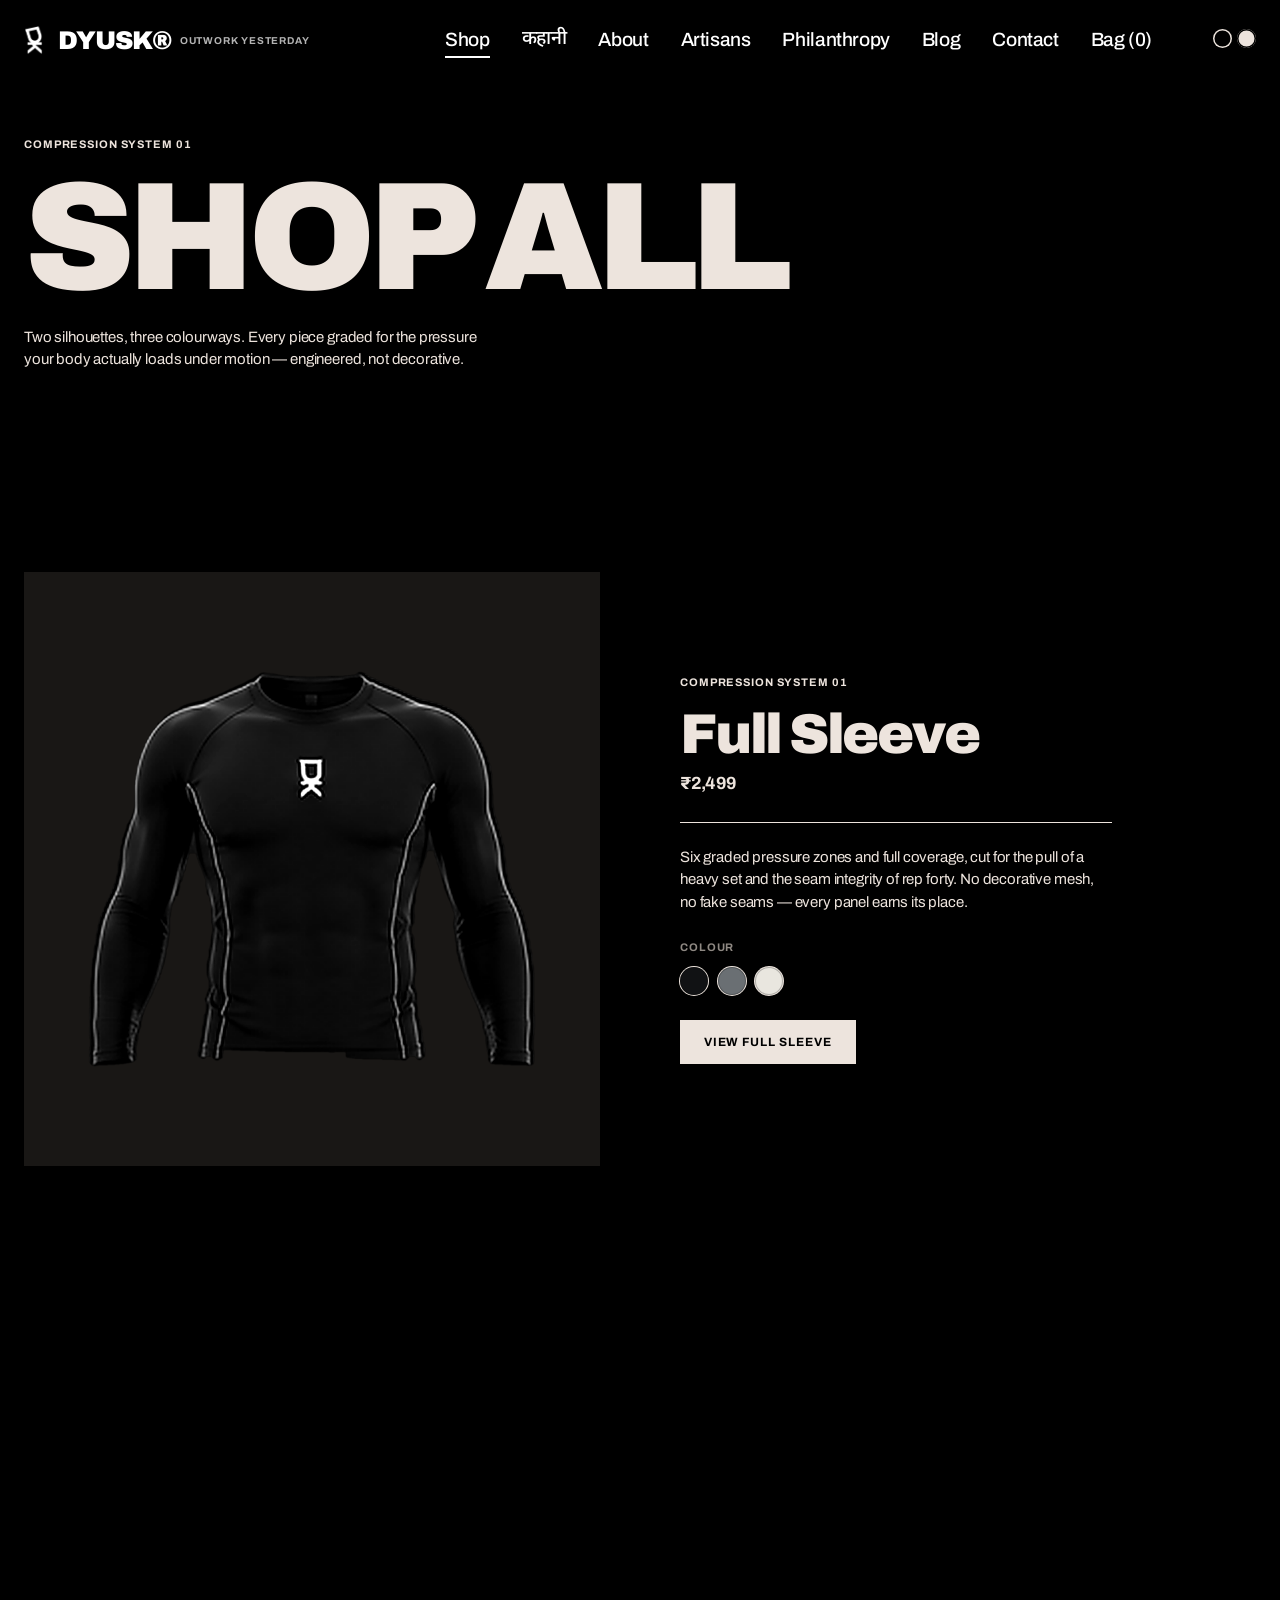
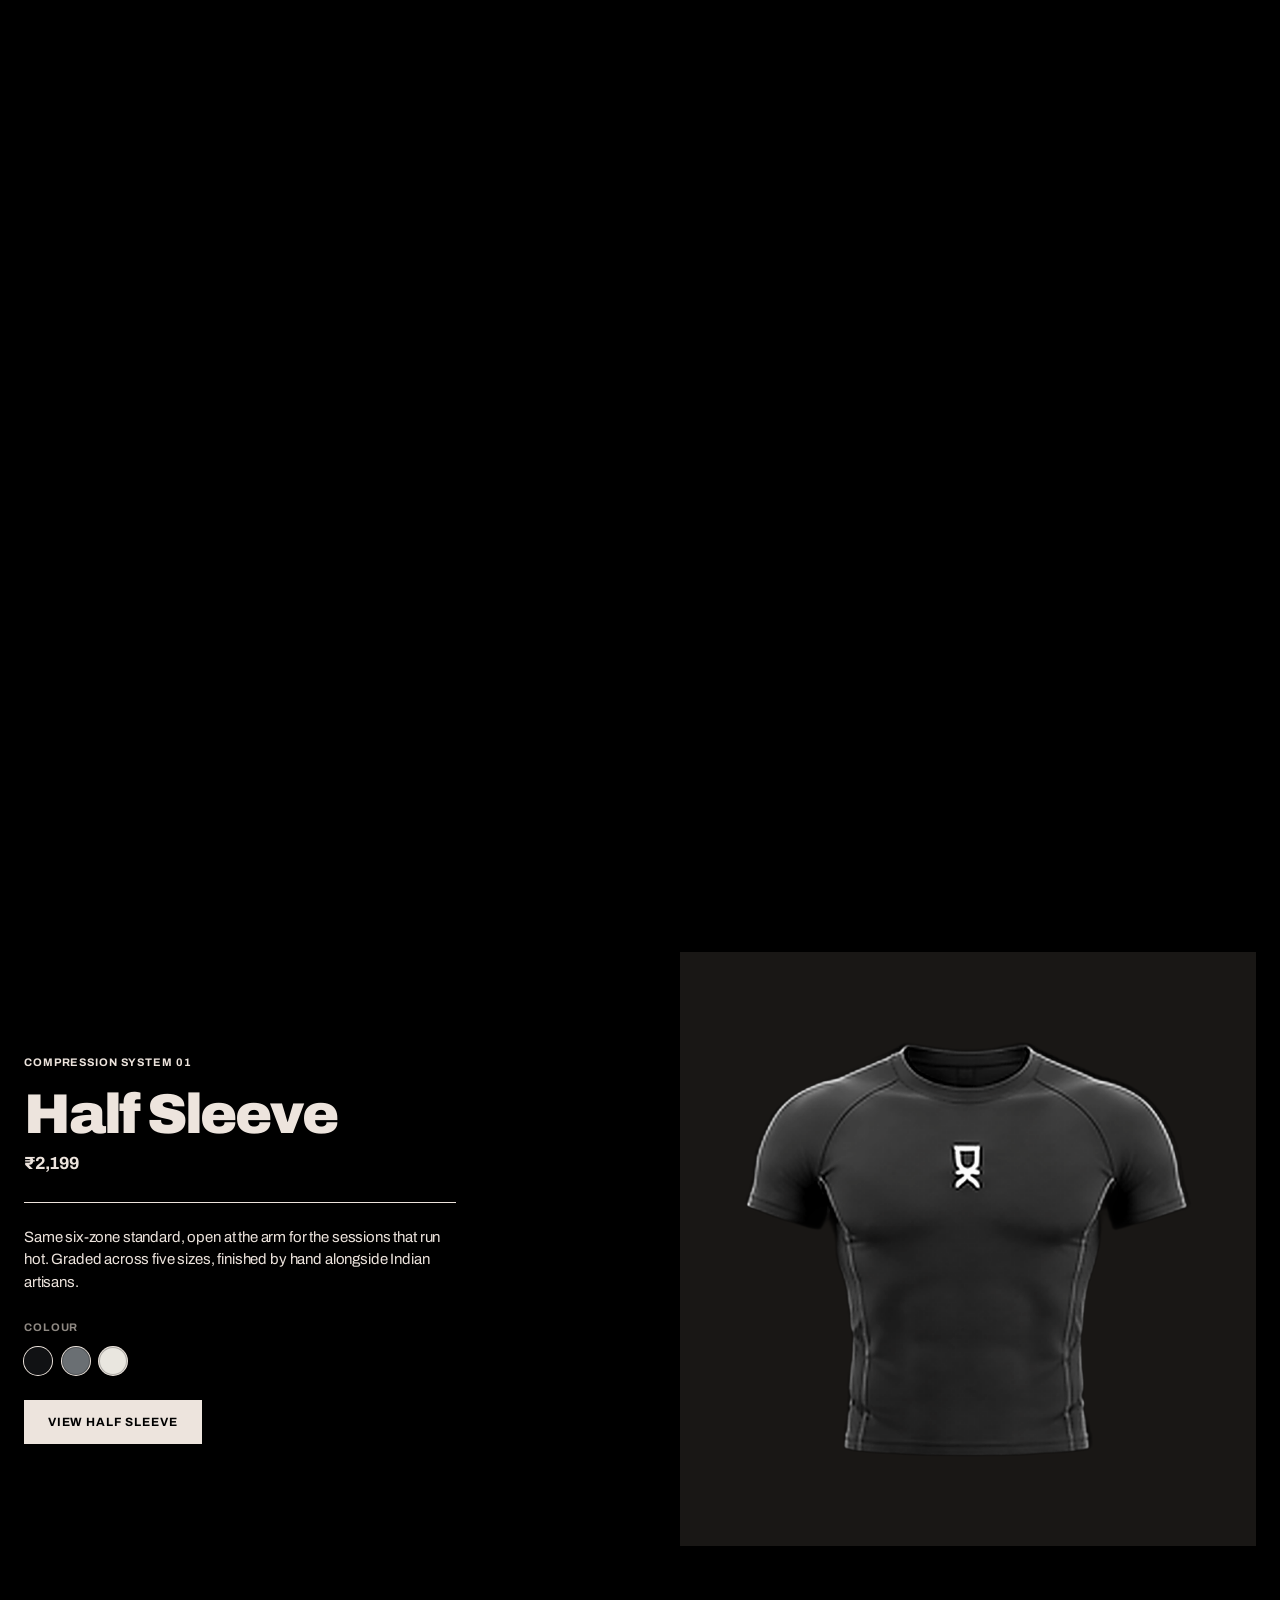
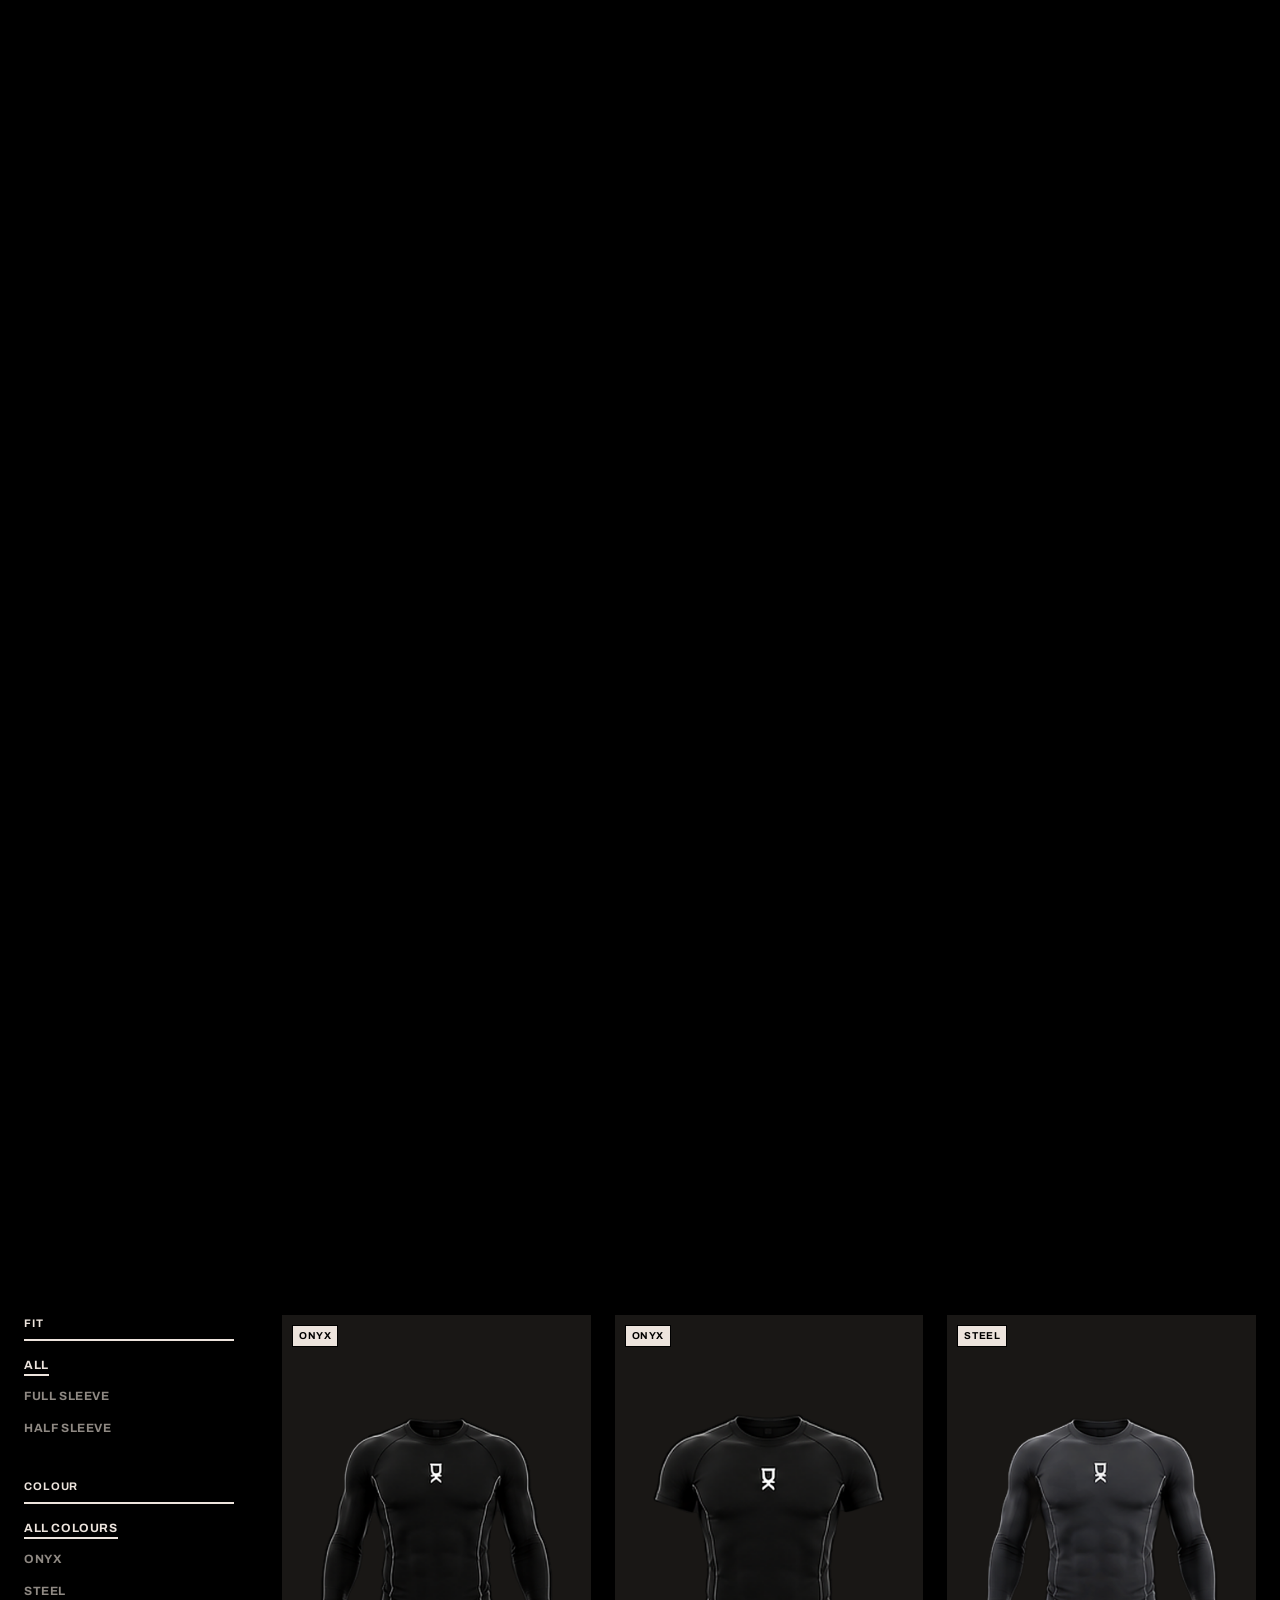
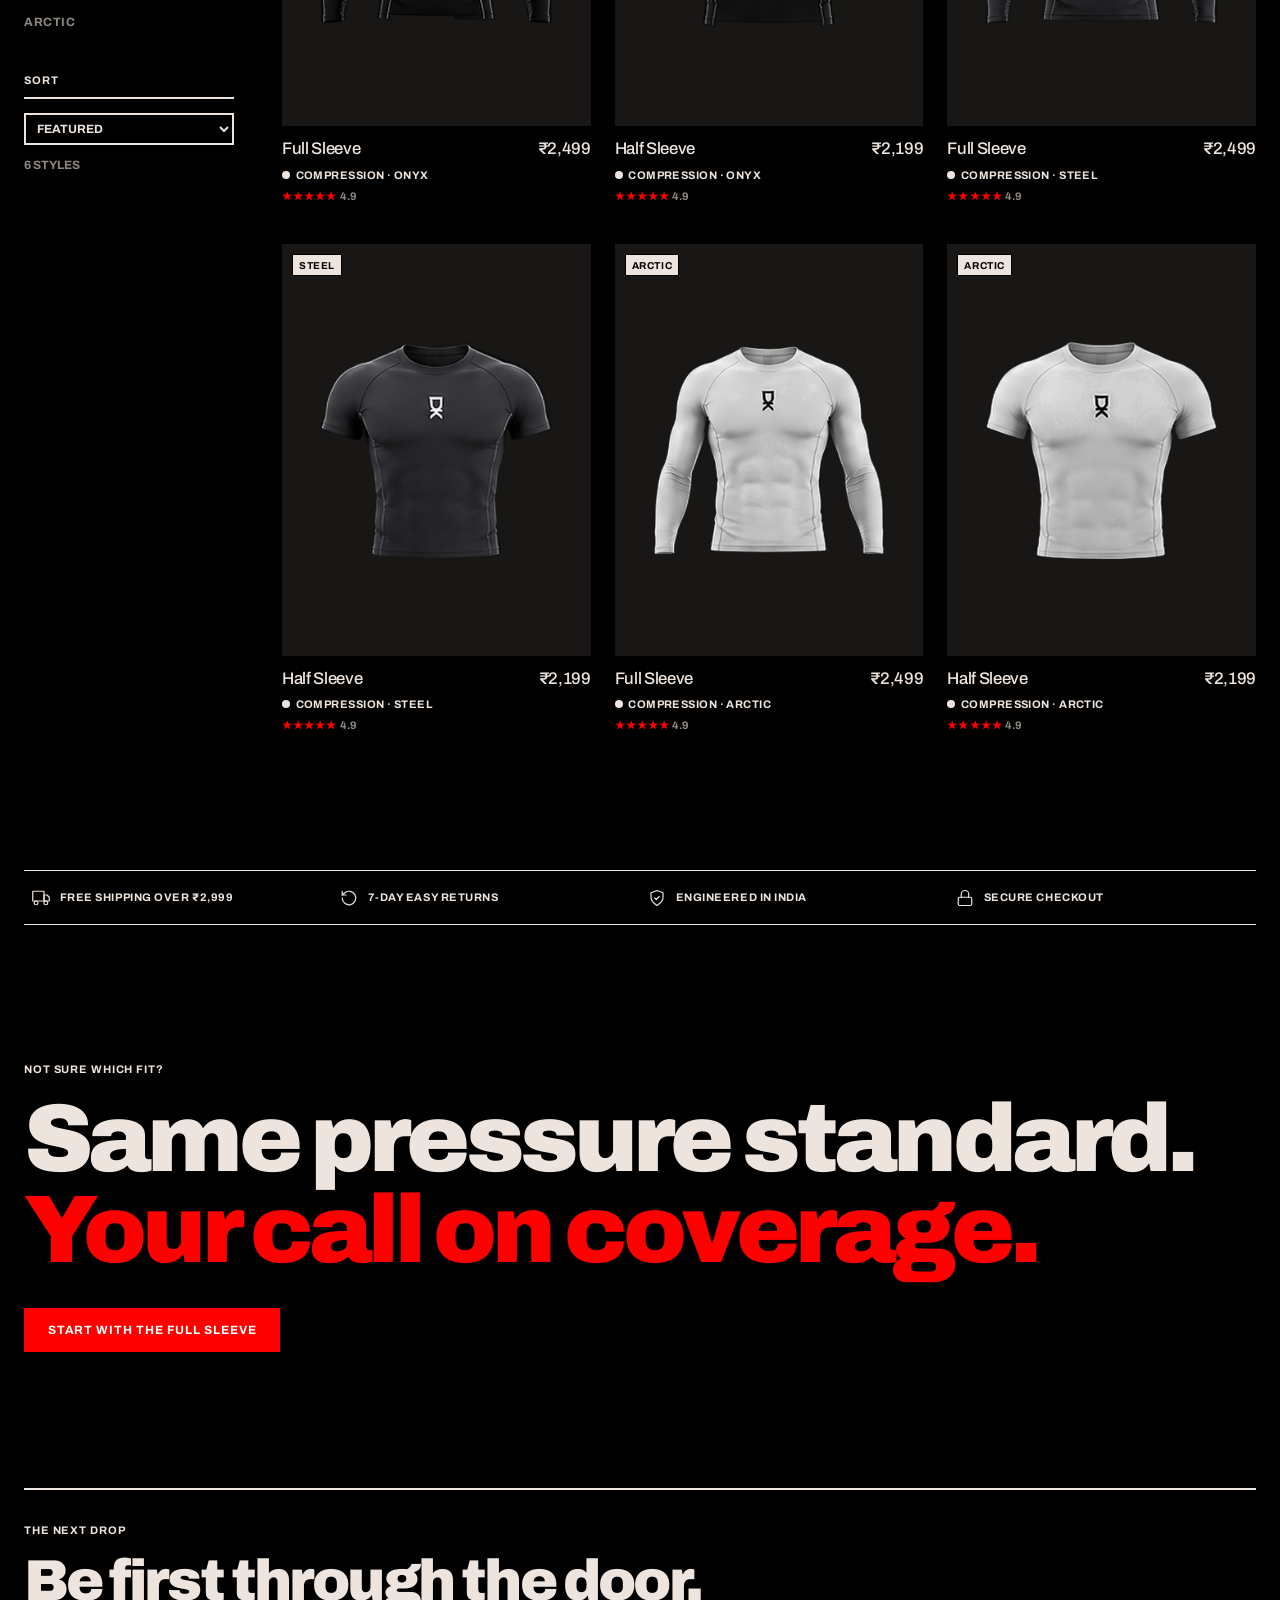
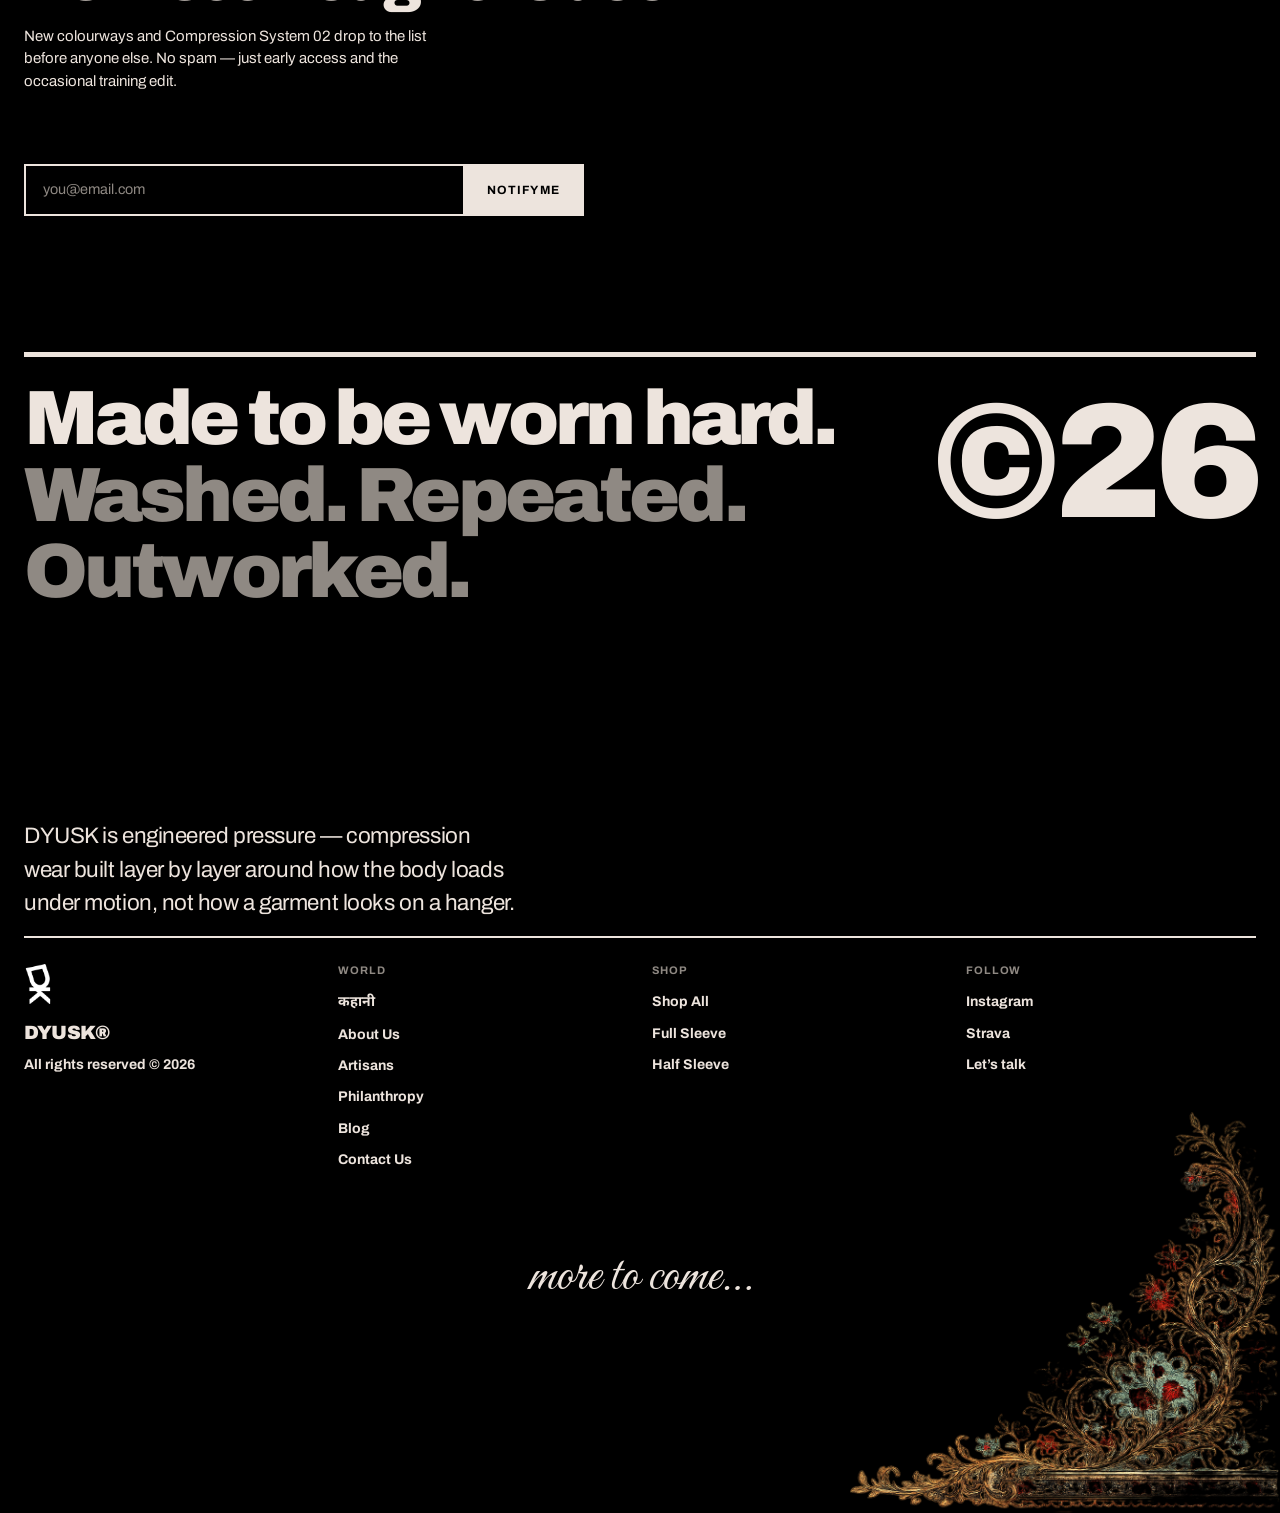
<file: shop.html>
<!DOCTYPE html>
<html lang="en">
<head>
<meta charset="UTF-8">
<meta name="viewport" content="width=device-width, initial-scale=1.0">
<title>Shop — DYUSK Compression</title>
<script>
(function(){
  try{
    var t = localStorage.getItem('dyusk-theme') || 'dark';
    if(t === 'dark' || t === 'red'){
      document.documentElement.setAttribute('data-theme', 'dark');
    }
  }catch(e){}
})();
</script>
<meta name="description" content="Shop DYUSK compression wear — Full Sleeve and Half Sleeve in Onyx, Steel and Arctic. Engineered pressure, made for the way you move.">
<link rel="icon" href="assets/favicon-32.png" sizes="32x32" type="image/png">
<link rel="apple-touch-icon" href="assets/favicon-180.png">
<link rel="preconnect" href="https://fonts.googleapis.com">
<link rel="preconnect" href="https://fonts.gstatic.com" crossorigin>
<link href="https://fonts.googleapis.com/css2?family=Archivo:wght@400;500;700;900&family=Noto+Sans+Devanagari:wght@700;900&family=Great+Vibes&display=swap" rel="stylesheet">
<link rel="stylesheet" href="assets/css/site.css">
</head>
<body>

<a href="index.html" class="brand-mark" aria-label="DYUSK home"><img src="assets/mark-white.png" alt="DYUSK mark"/></a>
<header id="siteHeader">
  <a href="index.html" class="logo">
    <span class="brand">DYUSK&#174;</span>
    <span class="tagline">Outwork Yesterday</span>
  </a>
  <nav aria-label="Main">
    <ul class="nav-links">
      <li><a class="link-hover" href="shop.html">Shop</a></li>
      <li><a class="link-hover" href="kahani.html" lang="hi">कहानी</a></li>
      <li><a class="link-hover" href="about.html">About</a></li>
      <li><a class="link-hover" href="artisans.html">Artisans</a></li>
      <li><a class="link-hover" href="philanthropy.html">Philanthropy</a></li>
      <li><a class="link-hover" href="blog.html">Blog</a></li>
      <li><a class="link-hover" href="contact.html">Contact</a></li>
      <li><button class="cart-btn link-hover" type="button" aria-label="Open bag">Bag (<span class="cart-count">0</span>)</button></li>
    </ul>
    <button class="nav-toggle" type="button" aria-label="Menu" aria-expanded="false" aria-controls="mobileMenu"><span></span><span></span><span></span></button>
  </nav>
</header>

<div id="mobileMenu" class="mobile-menu" aria-hidden="true">
  <nav aria-label="Menu links">
    <a href="shop.html">Shop</a>
    <a href="kahani.html" lang="hi">कहानी</a>
    <a href="about.html">About Us</a>
    <a href="artisans.html">Artisans</a>
    <a href="philanthropy.html">Philanthropy</a>
    <a href="blog.html">Blog</a>
    <a href="contact.html">Contact Us</a>
    <button class="cart-btn mm-bag" type="button" aria-label="Open bag">Bag (<span class="cart-count">0</span>)</button>
  </nav>
</div>

<div id="theme-switcher" aria-label="Theme">
  <button class="theme-dot" data-set="dark" type="button" aria-label="Dark theme"></button>
  <button class="theme-dot" data-set="cream" type="button" aria-label="Cream theme"></button>
</div>

<section class="shop-hero">
  <span class="section-tag">Compression System 01</span>
  <h1>Shop All</h1>
  <p>Two silhouettes, three colourways. Every piece graded for the pressure your body actually loads under motion — engineered, not decorative.</p>
</section>

<section class="cine" aria-label="Featured pieces">
  <article class="cine-panel" data-cine="1">
    <div class="cine-pin">
      <div class="cine-media">
        <img class="cine-img" src="assets/products/full-front-black.png" alt="" aria-hidden="true"/>
        <div class="cine-reveal">
          <img class="cine-img" src="assets/products/full-front-black.png" alt="DYUSK Full Sleeve compression shirt, Onyx"/>
        </div>
      </div>
      <div class="cine-copy">
        <div class="cine-step reveal" data-progress="0.15">
          <span class="section-tag">Compression System 01</span>
          <h2>Full Sleeve</h2>
          <span class="cine-price">&#8377;2,499</span>
        </div>
        <div class="cine-step reveal" data-progress="0.4">
          <p>Six graded pressure zones and full coverage, cut for the pull of a heavy set and the seam integrity of rep forty. No decorative mesh, no fake seams &#8212; every panel earns its place.</p>
        </div>
        <div class="cine-step reveal" data-progress="0.6">
          <span class="cine-label">Colour</span>
          <div class="cine-swatches">
            <span style="background:#111214"></span><span style="background:#6a6f73"></span><span style="background:#e9e6df"></span>
          </div>
        </div>
        <div class="cine-step reveal" data-progress="0.8">
          <a href="product-full-sleeve.html?color=black" class="btn solid">View Full Sleeve</a>
        </div>
      </div>
    </div>
  </article>

  <article class="cine-panel reversed" data-cine="1">
    <div class="cine-pin">
      <div class="cine-media">
        <img class="cine-img" src="assets/products/half-front-steel.png" alt="" aria-hidden="true"/>
        <div class="cine-reveal">
          <img class="cine-img" src="assets/products/half-front-steel.png" alt="DYUSK Half Sleeve compression shirt, Steel"/>
        </div>
      </div>
      <div class="cine-copy">
        <div class="cine-step reveal" data-progress="0.15">
          <span class="section-tag">Compression System 01</span>
          <h2>Half Sleeve</h2>
          <span class="cine-price">&#8377;2,199</span>
        </div>
        <div class="cine-step reveal" data-progress="0.4">
          <p>Same six-zone standard, open at the arm for the sessions that run hot. Graded across five sizes, finished by hand alongside Indian artisans.</p>
        </div>
        <div class="cine-step reveal" data-progress="0.6">
          <span class="cine-label">Colour</span>
          <div class="cine-swatches">
            <span style="background:#111214"></span><span style="background:#6a6f73"></span><span style="background:#e9e6df"></span>
          </div>
        </div>
        <div class="cine-step reveal" data-progress="0.8">
          <a href="product-half-sleeve.html?color=steel" class="btn solid">View Half Sleeve</a>
        </div>
      </div>
    </div>
  </article>
</section>

<div class="shop-layout">
  <aside class="shop-rail" aria-label="Shop filters">
    <div class="rail-group">
      <span class="rail-title">Fit</span>
      <div class="filter-group" role="group" aria-label="Filter by fit">
        <button class="filter-chip active" data-filter="fit" data-value="all">All</button>
        <button class="filter-chip" data-filter="fit" data-value="full">Full Sleeve</button>
        <button class="filter-chip" data-filter="fit" data-value="half">Half Sleeve</button>
      </div>
    </div>
    <div class="rail-group">
      <span class="rail-title">Colour</span>
      <div class="filter-group" role="group" aria-label="Filter by colour">
        <button class="filter-chip active" data-filter="color" data-value="all">All Colours</button>
        <button class="filter-chip" data-filter="color" data-value="black">Onyx</button>
        <button class="filter-chip" data-filter="color" data-value="steel">Steel</button>
        <button class="filter-chip" data-filter="color" data-value="white">Arctic</button>
      </div>
    </div>
    <div class="rail-group">
      <label class="rail-title" for="shopSort">Sort</label>
      <select id="shopSort">
        <option value="featured">Featured</option>
        <option value="price-asc">Price: Low to High</option>
        <option value="price-desc">Price: High to Low</option>
      </select>
      <span class="shop-count" id="shopCount">6 styles</span>
    </div>
  </aside>

  <section class="shop-grid" id="shopGrid">
  <article class="shop-tile" data-fit="full" data-color="black" data-sleeve="full" data-price="2499" data-order="1">
    <div class="st-media">
      <img class="st-front" src="assets/products/full-front-black.png" alt="DYUSK Full Sleeve compression shirt, Onyx, front view">
      <img class="st-back" src="assets/products/full-back-black.png" alt="DYUSK Full Sleeve compression shirt, Onyx, back view" loading="lazy">
      <span class="st-badge">Onyx</span>
      <div class="st-quick"><button type="button" class="st-quick-add">Quick Add +</button></div>
    </div>
    <a class="st-body" href="product-full-sleeve.html?color=black">
      <div class="st-row"><h3>Full Sleeve</h3><span class="st-price">₹2,499</span></div>
      <span class="st-meta">Compression · Onyx</span>
      <span class="st-rate"><span class="stars">★★★★★</span> 4.9</span>
    </a>
  </article>

  <article class="shop-tile" data-fit="half" data-color="black" data-sleeve="half" data-price="2199" data-order="2">
    <div class="st-media">
      <img class="st-front" src="assets/products/half-front-black.png" alt="DYUSK Half Sleeve compression shirt, Onyx, front view">
      <img class="st-back" src="assets/products/half-back-black.png" alt="DYUSK Half Sleeve compression shirt, Onyx, back view" loading="lazy">
      <span class="st-badge">Onyx</span>
      <div class="st-quick"><button type="button" class="st-quick-add">Quick Add +</button></div>
    </div>
    <a class="st-body" href="product-half-sleeve.html?color=black">
      <div class="st-row"><h3>Half Sleeve</h3><span class="st-price">₹2,199</span></div>
      <span class="st-meta">Compression · Onyx</span>
      <span class="st-rate"><span class="stars">★★★★★</span> 4.9</span>
    </a>
  </article>

  <article class="shop-tile" data-fit="full" data-color="steel" data-sleeve="full" data-price="2499" data-order="3">
    <div class="st-media">
      <img class="st-front" src="assets/products/full-front-steel.png" alt="DYUSK Full Sleeve compression shirt, Steel, front view">
      <img class="st-back" src="assets/products/full-back-steel.png" alt="DYUSK Full Sleeve compression shirt, Steel, back view" loading="lazy">
      <span class="st-badge">Steel</span>
      <div class="st-quick"><button type="button" class="st-quick-add">Quick Add +</button></div>
    </div>
    <a class="st-body" href="product-full-sleeve.html?color=steel">
      <div class="st-row"><h3>Full Sleeve</h3><span class="st-price">₹2,499</span></div>
      <span class="st-meta">Compression · Steel</span>
      <span class="st-rate"><span class="stars">★★★★★</span> 4.9</span>
    </a>
  </article>

  <article class="shop-tile" data-fit="half" data-color="steel" data-sleeve="half" data-price="2199" data-order="4">
    <div class="st-media">
      <img class="st-front" src="assets/products/half-front-steel.png" alt="DYUSK Half Sleeve compression shirt, Steel, front view">
      <img class="st-back" src="assets/products/half-back-steel.png" alt="DYUSK Half Sleeve compression shirt, Steel, back view" loading="lazy">
      <span class="st-badge">Steel</span>
      <div class="st-quick"><button type="button" class="st-quick-add">Quick Add +</button></div>
    </div>
    <a class="st-body" href="product-half-sleeve.html?color=steel">
      <div class="st-row"><h3>Half Sleeve</h3><span class="st-price">₹2,199</span></div>
      <span class="st-meta">Compression · Steel</span>
      <span class="st-rate"><span class="stars">★★★★★</span> 4.9</span>
    </a>
  </article>

  <article class="shop-tile" data-fit="full" data-color="white" data-sleeve="full" data-price="2499" data-order="5">
    <div class="st-media">
      <img class="st-front" src="assets/products/full-front-white.png" alt="DYUSK Full Sleeve compression shirt, Arctic, front view">
      <img class="st-back" src="assets/products/full-back-white.png" alt="DYUSK Full Sleeve compression shirt, Arctic, back view" loading="lazy">
      <span class="st-badge">Arctic</span>
      <div class="st-quick"><button type="button" class="st-quick-add">Quick Add +</button></div>
    </div>
    <a class="st-body" href="product-full-sleeve.html?color=white">
      <div class="st-row"><h3>Full Sleeve</h3><span class="st-price">₹2,499</span></div>
      <span class="st-meta">Compression · Arctic</span>
      <span class="st-rate"><span class="stars">★★★★★</span> 4.9</span>
    </a>
  </article>

  <article class="shop-tile" data-fit="half" data-color="white" data-sleeve="half" data-price="2199" data-order="6">
    <div class="st-media">
      <img class="st-front" src="assets/products/half-front-white.png" alt="DYUSK Half Sleeve compression shirt, Arctic, front view">
      <img class="st-back" src="assets/products/half-back-white.png" alt="DYUSK Half Sleeve compression shirt, Arctic, back view" loading="lazy">
      <span class="st-badge">Arctic</span>
      <div class="st-quick"><button type="button" class="st-quick-add">Quick Add +</button></div>
    </div>
    <a class="st-body" href="product-half-sleeve.html?color=white">
      <div class="st-row"><h3>Half Sleeve</h3><span class="st-price">₹2,199</span></div>
      <span class="st-meta">Compression · Arctic</span>
      <span class="st-rate"><span class="stars">★★★★★</span> 4.9</span>
    </a>
  </article>
  </section>
</div>

<section class="trust-band">
  <div class="tb-item"><svg viewBox="0 0 24 24" fill="none" stroke="currentColor" stroke-width="1.6" stroke-linecap="round" stroke-linejoin="round"><rect x="1" y="3" width="15" height="13"/><path d="M16 8h4l3 3v5h-7z"/><circle cx="5.5" cy="18.5" r="2.5"/><circle cx="18.5" cy="18.5" r="2.5"/></svg><span>Free shipping over ₹2,999</span></div>
  <div class="tb-item"><svg viewBox="0 0 24 24" fill="none" stroke="currentColor" stroke-width="1.6" stroke-linecap="round" stroke-linejoin="round"><path d="M3 12a9 9 0 1 0 3-6.7L3 8"/><path d="M3 3v5h5"/></svg><span>7-day easy returns</span></div>
  <div class="tb-item"><svg viewBox="0 0 24 24" fill="none" stroke="currentColor" stroke-width="1.6" stroke-linecap="round" stroke-linejoin="round"><path d="M12 2 4 5v6c0 5 3.5 8 8 11 4.5-3 8-6 8-11V5Z"/><path d="M9 12l2 2 4-4"/></svg><span>Engineered in India</span></div>
  <div class="tb-item"><svg viewBox="0 0 24 24" fill="none" stroke="currentColor" stroke-width="1.6" stroke-linecap="round" stroke-linejoin="round"><rect x="3" y="11" width="18" height="11" rx="2"/><path d="M7 11V7a5 5 0 0 1 10 0v4"/></svg><span>Secure checkout</span></div>
</section>

<section class="cta-band">
  <span class="section-tag reveal">Not sure which fit?</span>
  <h2 class="reveal">Same pressure standard. <span class="dim">Your call on coverage.</span></h2>
  <a href="product-full-sleeve.html" class="btn solid reveal">Start with the Full Sleeve</a>
</section>

<section class="newsletter">
  <div class="nl-inner">
    <div class="nl-copy">
      <span class="section-tag">The Next Drop</span>
      <h2>Be first through the door.</h2>
      <p>New colourways and Compression System 02 drop to the list before anyone else. No spam — just early access and the occasional training edit.</p>
    </div>
    <form class="nl-form" novalidate="novalidate">
      <input type="email" required="required" placeholder="you@email.com" aria-label="Email address">
      <button class="btn solid" type="submit">Notify Me</button>
    </form>
  </div>
</section>

<footer id="footer">
  <div class="rule-5"></div>
  <div class="f-head">
    <div class="f-statement">
      <p>Made to be worn hard.</p>
      <p class="dim">Washed. Repeated. Outworked.</p>
    </div>
    <div class="f-year">&#169;26</div>
  </div>
  <p class="f-desc">DYUSK is engineered pressure &#8212; compression wear built layer by layer around how the body loads under motion, not how a garment looks on a hanger.</p>
  <div class="rule-2"></div>
  <div class="f-cols">
    <div class="f-col">
      <img src="assets/mark-white.png" alt="" class="f-mark"/>
      <span class="f-brand">DYUSK&#174;</span>
      <span>All rights reserved &#169; 2026</span>
    </div>
    <div class="f-col">
      <span class="kicker">World</span>
      <ul>
        <li><a class="link-hover" href="kahani.html" lang="hi">कहानी</a></li>
        <li><a class="link-hover" href="about.html">About Us</a></li>
        <li><a class="link-hover" href="artisans.html">Artisans</a></li>
        <li><a class="link-hover" href="philanthropy.html">Philanthropy</a></li>
        <li><a class="link-hover" href="blog.html">Blog</a></li>
        <li><a class="link-hover" href="contact.html">Contact Us</a></li>
      </ul>
    </div>
    <div class="f-col">
      <span class="kicker">Shop</span>
      <ul>
        <li><a class="link-hover" href="shop.html">Shop All</a></li>
        <li><a class="link-hover" href="product-full-sleeve.html">Full Sleeve</a></li>
        <li><a class="link-hover" href="product-half-sleeve.html">Half Sleeve</a></li>
      </ul>
    </div>
    <div class="f-col">
      <span class="kicker">Follow</span>
      <ul>
        <li><a class="link-hover" href="#" rel="noopener">Instagram</a></li>
        <li><a class="link-hover" href="#" rel="noopener">Strava</a></li>
        <li><a class="link-hover" href="contact.html">Let&#8217;s talk</a></li>
      </ul>
    </div>
  </div>
  <p class="more-to-come">more to come&#8230;</p>
  <img src="assets/ornament-corner.png" alt="" class="f-ornament" loading="lazy"/>
</footer>

<div class="cart-scrim" id="cartScrim"></div>
<aside class="cart-drawer" id="cartDrawer" aria-label="Shopping bag">
  <div class="cart-top">
    <h2>Your Bag</h2>
    <button class="cart-close" type="button" aria-label="Close bag">
      <svg viewBox="0 0 24 24" fill="none" stroke="currentColor" stroke-width="1.8" stroke-linecap="round"><line x1="6" y1="6" x2="18" y2="18"/><line x1="18" y1="6" x2="6" y2="18"/></svg>
    </button>
  </div>
  <div class="ship-bar" id="shipBar"><p></p><div class="ship-track"><i></i></div></div>
  <div class="cart-items" id="cartItems"></div>
  <div class="cart-foot" id="cartFoot">
    <div class="cart-sub"><span>Subtotal</span><strong id="cartSub">₹0</strong></div>
    <p class="cart-note">Shipping &amp; taxes calculated at checkout.</p>
    <a href="#" class="btn checkout-btn">Checkout</a>
  </div>
</aside>

<script src="assets/js/site.js"></script>
<script src="assets/js/commerce.js"></script>
</body>
</html>
</file>
<file: assets/css/site.css>
/* ============================================================
   DYUSK — Compression System 01
   Design language: flat editorial storefront.
   Cream ground / ink type / signal-red accent. Three themes
   (cream, dark, red) driven by [data-theme] on <html>.
   ============================================================ */

/* ---------- tokens + themes ---------- */
:root{
  --cream:#ede4dd;
  --ink:#000000;
  --red:#ff0001;
  --bg:var(--cream);
  --fg:var(--ink);
  --muted:#5a5a5a;
  --tile:#d2cac3;
  --accent:var(--red);
  --sel-bg:var(--red);
  --sel-fg:#ffffff;
  --ease:cubic-bezier(.87,0,.13,1);
  --ease-out:cubic-bezier(.19,1,.22,1);
  --gut:16px;
  --gap-sec:8.5rem;
  --font:'Archivo','Helvetica Neue',Helvetica,Arial,sans-serif;
}
html[data-theme="dark"]{
  --bg:#000000;
  --fg:var(--cream);
  --muted:#8f8983;
  --tile:#191715;
}
@media (min-width:1024px){ :root{ --gut:24px; } }
@media (max-width:640px){ :root{ --gap-sec:5rem; } }

/* ---------- base ---------- */
*,*::before,*::after{ box-sizing:border-box; margin:0; padding:0; }
html{ -webkit-font-smoothing:antialiased; -moz-osx-font-smoothing:grayscale; scroll-behavior:smooth; }
body{
  font-family:var(--font);
  background:var(--bg);
  color:var(--fg);
  font-size:.9375rem;
  line-height:1.5;
  transition:background .4s ease,color .4s ease;
  overflow-x:hidden;
}
::selection{ background:var(--sel-bg); color:var(--sel-fg); }
img,svg,video{ display:block; max-width:100%; }
a{ color:inherit; text-decoration:none; cursor:pointer; }
button,input,select{ font:inherit; color:inherit; background:none; border:0; cursor:pointer; }
input,select{ cursor:auto; }
ul{ list-style:none; }
h1,h2,h3,h4,h5,h6{ font-size:inherit; font-weight:inherit; }
body.no-scroll{ overflow:hidden; }
:focus-visible{ outline:2px solid var(--fg); outline-offset:3px; }
.mono{ font-size:.6875rem; font-weight:700; letter-spacing:.06em; text-transform:uppercase; }

@media (prefers-reduced-motion:reduce){
  *,*::before,*::after{ animation-duration:.01ms!important; transition-duration:.01ms!important; }
  html{ scroll-behavior:auto; }
}

/* ---------- underline hover ---------- */
.link-hover{ position:relative; display:inline-block; }
.link-hover::after{
  content:""; position:absolute; left:0; right:0; bottom:-.15em;
  height:max(2px,.09em); background:currentColor;
  transform:scaleX(0); transform-origin:left;
  transition:transform .5s cubic-bezier(.83,0,.17,1);
}
.link-hover:hover::after,.link-hover.on::after{ transform:scaleX(1); }

/* ---------- rules ---------- */
.rule-5{ height:5px; background:currentColor; }
.rule-2{ height:2px; background:currentColor; }

/* ---------- buttons ---------- */
.btn{
  display:inline-flex; align-items:center; justify-content:center; gap:.5em;
  padding:.9em 1.8em; font-size:.75rem; font-weight:700;
  letter-spacing:.08em; text-transform:uppercase;
  border:2px solid var(--fg); border-radius:0; box-shadow:none; transition:background .25s,color .25s;
}
.btn.solid{ background:var(--fg); color:var(--bg); }
.btn.solid:hover{ background:transparent; color:var(--fg); }
.btn.ghost:hover{ background:var(--fg); color:var(--bg); }

/* ---------- header ---------- */
#siteHeader{
  position:fixed; top:0; left:0; right:0; z-index:60;
  display:flex; align-items:center; justify-content:space-between;
  padding:26px var(--gut);
  color:#000;
  transition:transform .5s var(--ease-out),color .4s ease;
}
/* white text on the dark theme, black on the cream theme */
html[data-theme="dark"] #siteHeader{ color:#fff; }
/* logo mark lives OUTSIDE the blend-mode header so it never color-shifts
   over page content — tinted per theme instead */
.brand-mark{
  /* centred on the wordmark line: wordmark centre sits ~40px down
     (26px header pad-top + half the 1.6rem line box) */
  position:fixed; top:25px; left:var(--gut); z-index:62; display:block;
}
.brand-mark img{
  height:30px; width:auto;
  filter:brightness(0); /* white source -> ink on the cream theme */
  transition:filter .4s ease;
}
/* keep the mark white (its source colour) on the dark theme */
html[data-theme="dark"] .brand-mark img{ filter:none; }
#siteHeader .logo{ display:flex; align-items:center; gap:9px; margin-left:34px; }
#siteHeader .logo .brand{
  font-size:1.6rem; font-weight:900; letter-spacing:-.04em; line-height:1;
}
#siteHeader .logo .tagline{
  font-size:.625rem; font-weight:700; letter-spacing:.08em; text-transform:uppercase;
  opacity:.7; display:none;
}
@media (min-width:768px){ #siteHeader .logo .tagline{ display:inline; } }
#siteHeader nav{ display:flex; align-items:center; }
#siteHeader nav ul.nav-links{ display:none; align-items:center; gap:26px; }
#siteHeader nav a,#siteHeader nav ul.nav-links button{
  font-size:1rem; font-weight:500; letter-spacing:-.02em;
}
@media (min-width:1000px){
  /* margin-right clears the fixed theme-dot cluster in the corner */
  #siteHeader nav ul.nav-links{ display:flex; gap:22px; margin-right:96px; }
  #siteHeader nav a,#siteHeader nav ul.nav-links button{ font-size:1rem; }
}
@media (min-width:1240px){
  #siteHeader nav ul.nav-links{ gap:32px; margin-right:104px; }
  #siteHeader nav a,#siteHeader nav ul.nav-links button{ font-size:1.2rem; }
}

/* hamburger toggle — black bars on the white header bar */
.nav-toggle{
  display:flex; flex-direction:column; justify-content:center; align-items:flex-end;
  gap:6px; width:34px; height:34px; padding:0; margin-right:18px;
}
.nav-toggle span{
  display:block; height:2px; width:27px; background:#000; border-radius:2px;
  transition:transform .3s var(--ease-out), opacity .2s ease, width .3s var(--ease-out);
}
.nav-toggle span:nth-child(2){ width:20px; }
html[data-theme="dark"] .nav-toggle span{ background:#fff; }
/* tablets keep the theme dots up top — nudge the toggle left to clear them */
@media (min-width:768px) and (max-width:999px){ .nav-toggle{ margin-right:88px; } }
@media (min-width:1000px){ .nav-toggle{ display:none; } }
body.menu-open .nav-toggle span:nth-child(1){ transform:translateY(8px) rotate(45deg); width:27px; }
body.menu-open .nav-toggle span:nth-child(2){ opacity:0; }
body.menu-open .nav-toggle span:nth-child(3){ transform:translateY(-8px) rotate(-45deg); width:27px; }

/* full-screen mobile menu overlay */
.mobile-menu{
  position:fixed; inset:0; z-index:58;
  background:var(--bg); color:var(--fg);
  display:flex; align-items:center;
  opacity:0; visibility:hidden;
  transition:opacity .4s var(--ease-out), visibility 0s .4s;
}
body.menu-open{ overflow:hidden; }
body.menu-open .mobile-menu{
  opacity:1; visibility:visible;
  transition:opacity .4s var(--ease-out);
}
.mobile-menu nav{ display:flex; flex-direction:column; width:100%; padding:0 var(--gut); }
.mobile-menu a,.mobile-menu .mm-bag{
  display:block; width:100%; text-align:left;
  font-size:clamp(1.9rem,9vw,2.9rem); font-weight:900; letter-spacing:-.03em; line-height:1.15;
  text-transform:uppercase; padding:.42em 0;
  border-bottom:1px solid color-mix(in srgb, var(--fg) 18%, transparent);
  opacity:0; transform:translateX(-18px);
  transition:opacity .45s var(--ease-out), transform .45s var(--ease-out), color .2s ease;
}
.mobile-menu a[lang="hi"]{ text-transform:none; }
.mobile-menu a:hover,.mobile-menu .mm-bag:hover{ color:var(--accent); }
.mobile-menu a.on{ color:var(--accent); }
.mobile-menu .mm-bag{ border-bottom:0; }
body.menu-open .mobile-menu nav>*{ opacity:1; transform:none; }
body.menu-open .mobile-menu nav>*:nth-child(1){ transition-delay:.10s; }
body.menu-open .mobile-menu nav>*:nth-child(2){ transition-delay:.15s; }
body.menu-open .mobile-menu nav>*:nth-child(3){ transition-delay:.20s; }
body.menu-open .mobile-menu nav>*:nth-child(4){ transition-delay:.25s; }
body.menu-open .mobile-menu nav>*:nth-child(5){ transition-delay:.30s; }
body.menu-open .mobile-menu nav>*:nth-child(6){ transition-delay:.35s; }
body.menu-open .mobile-menu nav>*:nth-child(7){ transition-delay:.40s; }
.cart-btn{ white-space:nowrap; }
.cart-btn.bump{ animation:bump .4s var(--ease-out); }
@keyframes bump{ 40%{ transform:scale(1.15); } }

/* theme switcher (real colors — outside the blend layer) */
#theme-switcher{
  position:fixed; top:29px; right:var(--gut); z-index:61;
  display:flex; gap:5px;
}
.theme-dot{
  width:19px; height:19px; border-radius:50%; padding:0;
  transition:transform .2s ease;
}
.theme-dot:hover{ transform:scale(1.15); }
.theme-dot[data-set="cream"]{ background:var(--cream); box-shadow:inset 0 0 0 1.5px #000; }
.theme-dot[data-set="dark"]{ background:#000; box-shadow:inset 0 0 0 1.5px #000; }
html[data-theme="dark"] .theme-dot[data-set="dark"]{ box-shadow:inset 0 0 0 1.5px var(--cream); }
/* mobile: dots sit above the PDP sticky buy bar's height so they never overlap it */
@media (max-width:767px){ #theme-switcher{ top:auto; bottom:88px; } }

/* ---------- preloader — shop shutter rolls open over 4s ---------- */
#preloader{
  position:fixed; inset:0; z-index:100;
  overflow:hidden;
}
#preloader .shutter{
  position:absolute; inset:0;
  display:flex; align-items:center; justify-content:center;
  background:
    repeating-linear-gradient(180deg, #2c2c2c 0, #2c2c2c 16px, #0e0e0e 16px, #0e0e0e 19px),
    linear-gradient(180deg,#333,#0a0a0a);
  box-shadow:inset 0 -12px 26px rgba(0,0,0,.65);
  color:var(--cream);
  animation:shutterUp 4s cubic-bezier(.6,.02,.2,1) forwards;
  will-change:transform;
}
#preloader .shutter-bar{
  position:absolute; left:0; right:0; bottom:0; height:16px;
  background:linear-gradient(180deg,#4d4d4d,#0d0d0d);
  box-shadow:0 6px 16px rgba(0,0,0,.55), inset 0 2px 0 rgba(255,255,255,.08);
}
#preloader .pre-word{
  position:relative; z-index:2;
  font-size:clamp(3rem,14vw,11rem); font-weight:900; letter-spacing:-.05em; line-height:1;
}
#preloader.done{ display:none; }

@keyframes shutterUp{
  0%{ transform:translateY(0); }
  5%{ transform:translateY(0); }        /* motor engages */
  9%{ transform:translateY(-2%); }      /* jolt as the lock releases */
  55%{ transform:translateY(-58%); }    /* steady roll-up */
  90%{ transform:translateY(-97%); }    /* fast finish */
  96%{ transform:translateY(-102%); }   /* slight overshoot */
  100%{ transform:translateY(-100%); }  /* settles fully open */
}

/* ---------- hero ---------- */
.hero-brand{ padding:6.5rem var(--gut) 0; }
.wordmark{
  font-size:24.5vw; font-weight:900; letter-spacing:-.06em; line-height:.82;
  text-transform:uppercase; margin-bottom:1.5rem; user-select:none;
  margin-left:-.045em;
}
.wordmark sup{ font-size:.14em; font-weight:700; letter-spacing:0; vertical-align:super; }
.hero-brand .rule-5{ margin-bottom:1.5rem; }
.hero-grid{
  display:grid; grid-template-columns:repeat(8,1fr);
  gap:2.5rem 1.5rem; margin-bottom:2.5rem;
  font-size:.75rem; font-weight:700;
}
.hero-grid h1,.hero-grid h2{ text-transform:uppercase; font-weight:700; }
.hero-grid h2{ margin-bottom:1rem; }
.sr-only{
  clip:rect(0,0,0,0); position:absolute; width:1px; height:1px;
  margin:-1px; overflow:hidden; white-space:nowrap;
}
.hg-brand{ grid-column:span 8; }
.hg-brand img{ width:100%; max-width:300px; height:auto; }
.hg-why{ grid-column:span 8; }
.hg-why p{ font-size:.875rem; font-weight:700; line-height:1.15; letter-spacing:-.025em; }
.hg-shop{
  margin-top:1.4rem; display:flex; flex-direction:column; gap:.75rem;
  align-items:flex-start; text-transform:uppercase;
}
.hg-copy{ grid-column:span 8; text-align:right; }
/* each page link is its own hero section */
.hg-page{ grid-column:span 4; }
.hg-page a{
  font-size:.9rem; font-weight:700; text-transform:uppercase; letter-spacing:.02em;
}
@media (min-width:768px){
  .hero-grid{ grid-template-columns:repeat(16,1fr); gap:1.5rem; }
  /* sketch occupies the old DYUSK-label spot, spanning both rows;
     the page-link sections start under the WHY? column */
  .hg-brand{ grid-column:1/5; grid-row:1/3; }
  .hg-brand img{ max-width:340px; }
  .hg-why{ grid-column:5/13; grid-row:1; }
  .hg-why p{ max-width:60%; }
  .hg-copy{ grid-column:13/17; grid-row:1; }
  /* nth-of-type counts all sibling divs: brand(1) why(2) copy(3), pages are 4-8 */
  .hg-page{ grid-row:2; align-self:end; }
  .hg-page:nth-of-type(4){ grid-column:5/7; }
  .hg-page:nth-of-type(5){ grid-column:7/9; }
  .hg-page:nth-of-type(6){ grid-column:9/11; }
  .hg-page:nth-of-type(7){ grid-column:11/13; }
  .hg-page:nth-of-type(8){ grid-column:13/17; }
}

/* ---------- product grid (home) ---------- */
.pgrid{
  display:grid; grid-template-columns:repeat(2,1fr);
  gap:2.5rem 1rem; padding:0 var(--gut); margin-bottom:var(--gap-sec);
}
@media (min-width:1024px){ .pgrid{ grid-template-columns:repeat(4,1fr); gap:1.5rem; } }
.pgrid-loose{
  display:grid; grid-template-columns:repeat(8,1fr);
  gap:2.5rem 1.5rem; padding:0 var(--gut); margin-bottom:var(--gap-sec);
}
@media (min-width:768px){ .pgrid-loose{ grid-template-columns:repeat(16,1fr); } }
.g-a{ grid-column:1 / span 5; }
.g-b{ grid-column:3 / span 6; }
@media (min-width:768px){
  .g-a{ grid-column:1 / span 5; }
  .g-b{ grid-column:11 / span 5; align-self:end; }
}

/* product tile — front photo, hover wipes in the back view.
   Positioned above #threadLabels (z-index:2) so the curved thread
   text passes behind product photos instead of cutting across them. */
.pcard{ display:block; position:relative; z-index:3; }
.pcard .media{
  position:relative; overflow:hidden;
  background:var(--tile); aspect-ratio:9/12;
}
.pcard .media img{
  position:absolute; inset:0; width:100%; height:100%;
  object-fit:contain; padding:9% 10%;
}
.pcard .media .ph-back{
  clip-path:polygon(0 0,0 0,0 100%,0 100%);
  transform:scale(1.2);
  filter:brightness(4) contrast(1.5);
  transition:clip-path .5s var(--ease),transform .5s var(--ease),filter .5s var(--ease);
}
@media (hover:hover){
  .pcard:hover .media .ph-back{
    clip-path:polygon(0 0,100% 0,100% 100%,0 100%);
    transform:scale(1); filter:none;
  }
}
.pcard .prow{
  display:flex; flex-direction:column; gap:.35rem;
  justify-content:space-between; margin-top:.8rem;
  font-size:1.05rem; line-height:1.2; letter-spacing:-.02em; font-weight:500;
}
@media (min-width:768px){ .pcard .prow{ flex-direction:row; } }
.pcard .cat{
  display:flex; align-items:center; gap:.35rem; margin-top:.45rem;
  font-size:.6875rem; text-transform:uppercase; letter-spacing:.04em; font-weight:700;
}
.pcard .cat i{ width:8px; height:8px; border-radius:50%; background:currentColor; }

/* ---------- section head ---------- */
.section-head{ padding:0 var(--gut); margin-bottom:2.5rem; }
.section-tag{
  display:block; font-size:.6875rem; font-weight:700;
  letter-spacing:.08em; text-transform:uppercase; margin-bottom:1rem;
}
.section-head h2{
  font-size:clamp(2rem,5vw,4.5rem); font-weight:900;
  letter-spacing:-.045em; line-height:.95; text-wrap:balance;
}
.section-head p{ margin-top:1.2rem; max-width:52ch; letter-spacing:-.01em; }

/* ---------- spec strip ---------- */
.spec-strip{
  margin:0 var(--gut) var(--gap-sec);
  border-top:2px solid currentColor;
  display:grid; grid-template-columns:repeat(2,1fr);
}
@media (min-width:768px){ .spec-strip{ grid-template-columns:repeat(4,1fr); } }
.spec-strip .cell{ padding:1.4rem 1rem 1.6rem 0; border-bottom:1px solid currentColor; }
.spec-strip .num{
  font-size:clamp(2.6rem,5.5vw,5rem); font-weight:900; letter-spacing:-.04em; line-height:1;
}
.spec-strip .num small{ font-size:.35em; font-weight:700; letter-spacing:0; }
.spec-strip .label{
  display:block; margin-top:.5rem;
  font-size:.6875rem; font-weight:700; text-transform:uppercase; letter-spacing:.06em;
  color:var(--muted);
}

/* ---------- statement / cta band ---------- */
.cta-band{ padding:0 var(--gut); margin-bottom:var(--gap-sec); }
.cta-band h2{
  font-size:clamp(2.4rem,7.5vw,7rem); font-weight:900;
  letter-spacing:-.05em; line-height:.95; margin-bottom:2rem; text-wrap:balance;
}
.cta-band .dim{ color:var(--accent); }
.cta-band .btn.solid{
  background:var(--accent); border-color:var(--accent); color:#fff;
}
.cta-band .btn.solid:hover{ background:transparent; color:var(--accent); }

/* ---------- art marquee (infinite scroll) ---------- */
.art-band{ margin-bottom:var(--gap-sec); }
.art-marquee{
  overflow:hidden;
  border-top:2px solid currentColor; border-bottom:2px solid currentColor;
  /* padding leaves exactly the headroom a 1.4x-scaled panel needs */
  padding:3.75rem 0;
}
.art-track{
  display:flex; align-items:center; gap:1.5rem; width:max-content; will-change:transform;
}
.art-track img{
  height:min(46vw,300px); width:auto; aspect-ratio:3/4;
  object-fit:cover; background:var(--tile); flex:none;
}
@media (prefers-reduced-motion:reduce){
  .art-marquee{ overflow-x:auto; }
}

/* ---------- trust band ---------- */
.trust-band{
  margin:0 var(--gut) var(--gap-sec);
  border-top:1px solid currentColor; border-bottom:1px solid currentColor;
  display:grid; grid-template-columns:repeat(2,1fr);
}
@media (min-width:900px){ .trust-band{ grid-template-columns:repeat(4,1fr); } }
.tb-item{
  display:flex; align-items:center; gap:.6rem; padding:1.1rem .5rem;
  font-size:.6875rem; font-weight:700; text-transform:uppercase; letter-spacing:.05em;
}
.tb-item svg{ width:18px; height:18px; flex:none; }

/* ---------- newsletter ---------- */
.newsletter{ padding:0 var(--gut); margin-bottom:var(--gap-sec); }
.nl-inner{
  border-top:2px solid currentColor; padding-top:2rem;
  display:grid; gap:2rem;
}
@media (min-width:900px){ .nl-inner{ grid-template-columns:minmax(0,760px); } }
.nl-copy h2{
  font-size:clamp(2rem,4.5vw,4rem); font-weight:900; letter-spacing:-.045em; line-height:.95;
}
.nl-copy p{ margin-top:1rem; max-width:46ch; }
/* auto line-art is a white-on-transparent PNG, tinted to match the theme */
.nl-art{ width:min(100%,600px); height:auto; justify-self:end;
  filter:brightness(0); transition:filter .4s ease; }
html[data-theme="dark"] .nl-art{ filter:none; }
.nl-form{ display:flex; gap:0; border:2px solid var(--fg); margin-top:2.5rem; max-width:560px; }
.nl-form input{
  flex:1; min-width:0; padding:.9em 1.2em;
  background:transparent; font-size:.9rem;
}
.nl-form input::placeholder{ color:var(--muted); }
.nl-form .btn{ border:0; border-left:2px solid var(--fg); }
.nl-ok{ font-weight:700; font-size:1.1rem; letter-spacing:-.02em; }

/* ---------- footer ---------- */
footer#footer{ padding:0 var(--gut) 2.5rem; font-size:.875rem; }
footer#footer .rule-5{ margin-bottom:1.5rem; }
.f-head{
  display:flex; flex-direction:column; justify-content:space-between;
  gap:1rem; margin-bottom:1.5rem;
}
@media (min-width:768px){ .f-head{ flex-direction:row; gap:2rem; } }
.f-statement{
  flex:1; font-size:clamp(2.5rem,6vw,6.5rem); font-weight:900;
  letter-spacing:-.05em; line-height:1; text-wrap:balance;
}
.f-statement .dim{ color:var(--muted); }
.f-year{
  font-size:clamp(6rem,12.75vw,15rem); font-weight:900; letter-spacing:-.05em; line-height:1;
}
.f-desc{
  margin:7rem 0 1rem; max-width:52ch;
  letter-spacing:-.02em; font-size:1.05rem; text-wrap:balance;
}
@media (min-width:768px){ .f-desc{ margin-top:13rem; font-size:1.4rem; } }
footer#footer .rule-2{ margin-bottom:1.5rem; }
.f-cols{
  display:grid; grid-template-columns:repeat(2,1fr);
  gap:3rem 1.5rem; font-weight:700;
}
@media (min-width:768px){ .f-cols{ grid-template-columns:repeat(4,1fr); } }
.f-col .f-mark{
  height:44px; width:auto; margin-bottom:.8rem;
  filter:brightness(0); /* white mark -> ink on the cream ground */
}
html[data-theme="dark"] .f-col .f-mark{ filter:none; }
.f-col .f-brand{ font-size:1.2rem; font-weight:900; letter-spacing:-.04em; display:block; margin-bottom:.4rem; }
.f-col ul{ display:flex; flex-direction:column; gap:.65rem; align-items:flex-start; }
.f-col .kicker{
  display:block; font-size:.6875rem; text-transform:uppercase;
  letter-spacing:.08em; color:var(--muted); margin-bottom:.8rem;
}

/* ---------- reveal ---------- */
.reveal{ opacity:0; transform:translateY(26px); transition:opacity .7s ease,transform .7s var(--ease-out); }
.reveal.in{ opacity:1; transform:none; }
.reveal-d1{ transition-delay:.12s; }

/* ============================================================
   SHOP PAGE
   ============================================================ */
.shop-head{ padding:8.5rem var(--gut) 0; margin-bottom:2rem; }
.shop-head h1{
  font-size:clamp(3.5rem,12vw,11rem); font-weight:900;
  letter-spacing:-.05em; line-height:.9; text-transform:uppercase; margin-bottom:1.2rem;
}
.shop-head p{ max-width:52ch; letter-spacing:-.01em; }
.shop-head .section-tag{ margin-bottom:.6rem; }

.shop-bar{
  margin:0 var(--gut) 2.5rem;
  border-top:2px solid currentColor; border-bottom:1px solid currentColor;
  padding:.9rem 0;
  display:flex; flex-wrap:wrap; align-items:center; justify-content:space-between; gap:1rem;
}
.shop-filters{ display:flex; flex-wrap:wrap; gap:1rem 2rem; }
.filter-group{ display:flex; flex-wrap:wrap; gap:1.1rem; }
.filter-chip{
  font-size:.75rem; font-weight:700; text-transform:uppercase; letter-spacing:.05em;
  position:relative; padding-bottom:.15rem; color:var(--muted);
}
.filter-chip:hover{ color:var(--fg); }
.filter-chip.active{ color:var(--fg); box-shadow:inset 0 -2px 0 var(--fg); }
.shop-sort{ display:flex; align-items:center; gap:.8rem; font-size:.75rem; font-weight:700; text-transform:uppercase; letter-spacing:.05em; }
.shop-count{ color:var(--muted); }
.shop-sort select{
  background:transparent; border:2px solid var(--fg); padding:.4em .6em;
  font-size:.75rem; font-weight:700; text-transform:uppercase; color:var(--fg);
}
.shop-sort select option{ color:#000; background:#fff; }

.shop-grid{
  display:grid; grid-template-columns:repeat(2,1fr);
  gap:2.5rem 1rem; margin:0 var(--gut) var(--gap-sec);
}
@media (min-width:1024px){ .shop-grid{ grid-template-columns:repeat(4,1fr); gap:1.5rem; } }
.cross-grid{
  display:grid; grid-template-columns:repeat(2,1fr);
  gap:2.5rem 1rem; margin:0 var(--gut) var(--gap-sec);
}
@media (min-width:1024px){ .cross-grid{ grid-template-columns:repeat(3,1fr); gap:1.5rem; } }

/* shop tile — same tile language as .pcard, plus quick-add */
.shop-tile{ position:relative; }
.shop-tile.hide{ display:none; }
.st-media{
  position:relative; overflow:hidden;
  background:var(--tile); aspect-ratio:9/12;
}
.st-media img{
  position:absolute; inset:0; width:100%; height:100%;
  object-fit:contain; padding:9% 10%;
}
.st-media .st-back{
  clip-path:polygon(0 0,0 0,0 100%,0 100%);
  transform:scale(1.2); filter:brightness(4) contrast(1.5);
  transition:clip-path .5s var(--ease),transform .5s var(--ease),filter .5s var(--ease);
}
@media (hover:hover){
  .shop-tile:hover .st-media .st-back{
    clip-path:polygon(0 0,100% 0,100% 100%,0 100%);
    transform:scale(1); filter:none;
  }
}
.st-badge{
  position:absolute; top:10px; left:10px; z-index:2;
  font-size:.625rem; font-weight:700; text-transform:uppercase; letter-spacing:.06em;
  border:1.5px solid var(--ink); color:var(--ink); padding:.25em .6em;
  background:var(--cream);
}
.st-quick{
  position:absolute; left:0; right:0; bottom:0; z-index:2;
  display:flex; opacity:0; transform:translateY(100%);
  transition:opacity .3s ease,transform .35s var(--ease-out);
}
.shop-tile:hover .st-quick,.st-quick:focus-within{ opacity:1; transform:none; }
@media (hover:none){ .st-quick{ opacity:1; transform:none; } }
.st-quick-add,.st-size{
  flex:1; padding:.85em .4em; background:var(--ink); color:var(--cream);
  font-size:.6875rem; font-weight:700; text-transform:uppercase; letter-spacing:.05em;
  border-right:1px solid rgba(237,228,221,.25);
}
.st-quick-add:hover,.st-size:hover{ background:var(--red); color:#fff; }
.st-body{ display:block; margin-top:.8rem; }
.st-row{
  display:flex; justify-content:space-between; gap:1rem;
  font-size:1.05rem; letter-spacing:-.02em; font-weight:500; line-height:1.2;
}
.st-meta{
  display:flex; align-items:center; gap:.35rem; margin-top:.45rem;
  font-size:.6875rem; text-transform:uppercase; letter-spacing:.04em; font-weight:700;
}
.st-meta::before{ content:""; width:8px; height:8px; border-radius:50%; background:currentColor; }
.st-rate{ display:block; margin-top:.3rem; font-size:.6875rem; font-weight:700; color:var(--muted); }
.stars{ color:var(--accent); letter-spacing:.1em; }

/* ============================================================
   PRODUCT DETAIL PAGE
   ============================================================ */
.product-detail{ padding:7.5rem var(--gut) 0; margin-bottom:var(--gap-sec); }
.back-link{ display:inline-block; margin-bottom:1.5rem; }
.back-link:hover{ color:var(--muted); }
.product-detail-grid{ display:grid; gap:2.5rem; }
@media (min-width:900px){
  .product-detail-grid{ grid-template-columns:minmax(0,7fr) minmax(0,5fr); gap:1.5rem; }
  .pd-gallery{ position:sticky; top:6rem; align-self:start; }
}
.pd-stage{ position:relative; background:var(--tile); aspect-ratio:9/11; overflow:hidden; }
.pd-stage img{
  position:absolute; inset:0; width:100%; height:100%;
  object-fit:contain; padding:7%;
  opacity:0; transition:opacity .35s ease;
}
.pd-stage img.on{ opacity:1; }
.pd-thumbs{ display:flex; gap:.6rem; margin-top:.6rem; }
.pd-thumb{
  width:72px; aspect-ratio:9/11; overflow:hidden; background:var(--tile);
  border:2px solid transparent; padding:0;
}
.pd-thumb img{ width:100%; height:100%; object-fit:contain; padding:8%; }
.pd-thumb.active{ border-color:var(--fg); }

.product-info{ max-width:560px; }
.pd-eyebrow{
  display:block; font-size:.6875rem; font-weight:700;
  text-transform:uppercase; letter-spacing:.08em; margin-bottom:1rem;
}
.product-info h1{
  font-size:clamp(2.2rem,4.5vw,3.6rem); font-weight:900;
  letter-spacing:-.045em; line-height:.95; margin-bottom:.8rem; text-wrap:balance;
}
.pd-rating{ font-size:.75rem; font-weight:700; margin-bottom:1.2rem; color:var(--muted); }
.pd-desc{ letter-spacing:-.01em; margin-bottom:1.4rem; max-width:46ch; }
.pd-price{ font-size:2rem; font-weight:900; letter-spacing:-.04em; margin-bottom:2rem; }

.pd-field{ margin-bottom:1.6rem; }
.pd-field-head{ display:flex; justify-content:space-between; align-items:baseline; }
.pd-field-label{
  display:block; font-size:.6875rem; font-weight:700;
  text-transform:uppercase; letter-spacing:.08em; margin-bottom:.7rem;
}
.size-guide-link{
  font-size:.6875rem; font-weight:700; text-transform:uppercase; letter-spacing:.05em;
  text-decoration:underline; text-underline-offset:3px;
}
.pd-colors{ display:flex; gap:.6rem; }
.pd-color{
  width:34px; height:34px; border-radius:50%; background:var(--sw);
  box-shadow:inset 0 0 0 1px rgba(0,0,0,.25);
  border:2px solid transparent; outline:2px solid transparent; outline-offset:2px;
  transition:outline-color .2s;
}
.pd-color.active{ outline-color:var(--fg); }
.pd-sizes{ display:flex; flex-wrap:wrap; gap:.5rem; }
.size-btn{
  min-width:52px; padding:.7em .5em; text-align:center;
  border:1.5px solid var(--fg); font-size:.8rem; font-weight:700;
  transition:background .2s,color .2s;
}
.size-btn:hover{ background:var(--fg); color:var(--bg); }
.size-btn.active{ background:var(--fg); color:var(--bg); }
.size-btn.oos{ opacity:.3; cursor:not-allowed; text-decoration:line-through; }

.pd-actions{ display:flex; gap:.8rem; margin-top:2rem; }
.qty{
  display:flex; align-items:center; border:2px solid var(--fg);
}
.qty button{ width:42px; height:100%; font-size:1.1rem; font-weight:700; }
.qty button:hover{ background:var(--fg); color:var(--bg); }
.qty span{ min-width:2ch; text-align:center; font-weight:700; }
.add-to-cart{ flex:1; }
.add-hint{ margin-top:.6rem; font-size:.75rem; font-weight:700; color:var(--accent); text-transform:uppercase; letter-spacing:.05em; }

.pd-trust{
  margin-top:2.2rem; border-top:1px solid currentColor;
  display:flex; flex-direction:column;
}
.pd-trust > div{
  display:flex; align-items:center; gap:.6rem; padding:.8rem 0;
  border-bottom:1px solid currentColor;
  font-size:.6875rem; font-weight:700; text-transform:uppercase; letter-spacing:.05em;
}
.pd-trust svg{ width:17px; height:17px; flex:none; }

.pd-accordion{ margin-top:2.2rem; }
.acc-item{ border-top:1px solid currentColor; }
.acc-item:last-child{ border-bottom:1px solid currentColor; }
.acc-head{
  width:100%; display:flex; justify-content:space-between; align-items:center;
  padding:1rem 0; font-size:.8rem; font-weight:700;
  text-transform:uppercase; letter-spacing:.06em; text-align:left;
}
.acc-sign{ position:relative; width:14px; height:14px; flex:none; }
.acc-sign::before,.acc-sign::after{
  content:""; position:absolute; background:currentColor;
  top:50%; left:0; width:100%; height:2px; transform:translateY(-50%);
}
.acc-sign::after{ transform:translateY(-50%) rotate(90deg); transition:transform .3s var(--ease-out); }
.acc-item.open .acc-sign::after{ transform:translateY(-50%) rotate(0); }
.acc-body{ overflow:hidden; max-height:0; transition:max-height .4s var(--ease-out); }
.acc-body-inner{ padding:0 0 1.2rem; }
.acc-body-inner ul{ display:flex; flex-direction:column; gap:.45rem; font-size:.875rem; letter-spacing:-.01em; }
.acc-body-inner li{ padding-left:1.1em; position:relative; }
.acc-body-inner li::before{
  content:""; position:absolute; left:0; top:.55em;
  width:7px; height:7px; border-radius:50%; background:currentColor;
}

/* sticky mobile buy bar */
.pd-sticky{
  position:fixed; left:0; right:0; bottom:0; z-index:55;
  display:flex; align-items:center; justify-content:space-between; gap:1rem;
  padding:.8rem var(--gut);
  background:var(--bg); border-top:2px solid var(--fg);
  transform:translateY(110%); transition:transform .4s var(--ease-out);
}
.pd-sticky.show{ transform:none; }
@media (min-width:900px){ .pd-sticky{ display:none; } }
.pds-info{ display:flex; flex-direction:column; line-height:1.2; }
.pds-name{ font-weight:700; font-size:.8rem; }
.pds-price{ font-weight:900; }

/* size guide modal */
.modal-scrim{
  position:fixed; inset:0; z-index:80; background:rgba(0,0,0,.55);
  display:flex; align-items:center; justify-content:center; padding:var(--gut);
  opacity:0; pointer-events:none; transition:opacity .3s ease;
}
.modal-scrim.open{ opacity:1; pointer-events:auto; }
.sg-modal{
  background:var(--bg); color:var(--fg); border:2px solid var(--fg);
  max-width:560px; width:100%; max-height:85vh; overflow-y:auto; padding:1.5rem;
  transform:translateY(20px); transition:transform .35s var(--ease-out);
}
.modal-scrim.open .sg-modal{ transform:none; }
.modal-top{ display:flex; justify-content:space-between; align-items:center; margin-bottom:1.2rem; }
.modal-top h3{ font-size:1.3rem; font-weight:900; letter-spacing:-.03em; }
.size-table{ width:100%; border-collapse:collapse; font-size:.875rem; }
.size-table th,.size-table td{
  text-align:left; padding:.6rem .5rem; border-bottom:1px solid currentColor;
}
.size-table th{
  font-size:.6875rem; text-transform:uppercase; letter-spacing:.06em;
  border-bottom:2px solid currentColor;
}
.modal-note{ margin-top:1rem; font-size:.8rem; color:var(--muted); }

/* ============================================================
   CART DRAWER + TOAST
   ============================================================ */
.cart-scrim{
  position:fixed; inset:0; z-index:70; background:rgba(0,0,0,.55);
  opacity:0; pointer-events:none; transition:opacity .3s ease;
}
.cart-scrim.open{ opacity:1; pointer-events:auto; }
.cart-drawer{
  position:fixed; top:0; right:0; bottom:0; z-index:71;
  width:min(430px,100vw);
  background:var(--bg); color:var(--fg); border-left:2px solid var(--fg);
  display:flex; flex-direction:column;
  transform:translateX(100%); transition:transform .45s var(--ease);
}
.cart-drawer.open{ transform:none; }
.cart-top{
  display:flex; justify-content:space-between; align-items:center;
  padding:1.2rem 1.2rem 1rem; border-bottom:2px solid var(--fg);
}
.cart-top h2{ font-size:1.4rem; font-weight:900; letter-spacing:-.03em; }
.cart-close{ width:34px; height:34px; display:flex; align-items:center; justify-content:center; }
.cart-close svg{ width:20px; height:20px; }
.cart-close:hover{ color:var(--accent); }

.ship-bar{ padding:.9rem 1.2rem 0; font-size:.75rem; font-weight:700; }
.ship-track{ height:3px; background:color-mix(in srgb,currentColor 20%,transparent); margin-top:.5rem; }
.ship-track i{ display:block; height:100%; width:0; background:currentColor; transition:width .4s ease; }

.cart-items{ flex:1; overflow-y:auto; padding:1.2rem; display:flex; flex-direction:column; gap:1.2rem; }
.cart-line{ display:flex; gap:1rem; border-bottom:1px solid currentColor; padding-bottom:1.2rem; }
.cart-line-img{ width:84px; flex:none; background:var(--tile); aspect-ratio:9/11; overflow:hidden; }
.cart-line-img img{ width:100%; height:100%; object-fit:contain; padding:8%; }
.cart-line-info{ flex:1; display:flex; flex-direction:column; }
.cart-line-info h4{ font-weight:700; font-size:.9rem; letter-spacing:-.01em; }
.cart-line-meta{ font-size:.6875rem; font-weight:700; text-transform:uppercase; letter-spacing:.05em; color:var(--muted); margin:.25rem 0 .4rem; }
.cart-line-remove{
  align-self:flex-start; font-size:.6875rem; font-weight:700; text-transform:uppercase;
  letter-spacing:.05em; text-decoration:underline; text-underline-offset:2px;
}
.cart-line-remove:hover{ color:var(--accent); }
.cart-line-foot{ display:flex; justify-content:space-between; align-items:center; margin-top:auto; }
.cart-qty{ display:flex; align-items:center; border:1.5px solid var(--fg); }
.cart-qty button{ width:30px; height:28px; font-weight:700; }
.cart-qty button:hover{ background:var(--fg); color:var(--bg); }
.cart-qty span{ min-width:2ch; text-align:center; font-size:.85rem; font-weight:700; }
.cart-line-price{ font-weight:900; }
.cart-empty{
  margin:auto; text-align:center; display:flex; flex-direction:column;
  align-items:center; gap:1rem; padding:2rem 0;
}
.cart-empty svg{ width:38px; height:38px; opacity:.5; }
.cart-empty p{ font-weight:700; }
.cart-foot{ border-top:2px solid var(--fg); padding:1.2rem; }
.cart-sub{ display:flex; justify-content:space-between; font-size:1.05rem; font-weight:900; letter-spacing:-.02em; }
.cart-note{ font-size:.75rem; color:var(--muted); margin:.5rem 0 1rem; }
.checkout-btn{
  width:100%; background:var(--fg); color:var(--bg);
}
.checkout-btn:hover{ background:transparent; color:var(--fg); }

.dtoast{
  position:fixed; left:50%; bottom:28px; z-index:90;
  transform:translate(-50%,150%);
  background:var(--ink); color:var(--cream);
  font-size:.75rem; font-weight:700; text-transform:uppercase; letter-spacing:.06em;
  padding:.9em 1.6em; transition:transform .4s var(--ease-out);
}
.dtoast.on{ transform:translate(-50%,0); }


/* ============================================================
   CONTENT PAGES (kahani / about / artisans / philanthropy / contact)
   ============================================================ */
.page-head{ padding:8.5rem var(--gut) 0; margin-bottom:3.5rem; }
.page-head h1{
  font-size:clamp(3rem,10vw,9rem); font-weight:900;
  letter-spacing:-.05em; line-height:.9; margin-bottom:1.2rem; text-wrap:balance;
}
.page-head p{ max-width:52ch; letter-spacing:-.01em; font-size:1.05rem; }
.page-head .section-tag{ margin-bottom:.6rem; }

.story{ padding:0 var(--gut); margin-bottom:var(--gap-sec); display:grid; gap:3rem; }
.story-row{ border-top:1px solid currentColor; padding-top:1.4rem; display:grid; gap:1rem; }
@media (min-width:768px){
  .story-row{ grid-template-columns:minmax(0,4fr) minmax(0,8fr); gap:1.5rem; }
}
.sr-kicker{
  font-size:.6875rem; font-weight:700; text-transform:uppercase; letter-spacing:.08em;
}
.sr-body h2{
  font-size:clamp(1.6rem,3.2vw,2.6rem); font-weight:900;
  letter-spacing:-.04em; line-height:1; margin-bottom:.8rem; text-wrap:balance;
}
.sr-body p{ max-width:62ch; letter-spacing:-.01em; }

/* ---------- blog grid (blog.html) ---------- */
.blog-grid{
  margin:0 var(--gut) var(--gap-sec);
  display:grid; gap:2.5rem 1.8rem; grid-template-columns:1fr;
}
@media (min-width:700px){ .blog-grid{ grid-template-columns:repeat(2,1fr); } }
@media (min-width:1100px){ .blog-grid{ grid-template-columns:repeat(3,1fr); } }
.bt-card{ display:flex; flex-direction:column; gap:.6rem; }
.bt-media{ background:var(--tile); aspect-ratio:4/3; overflow:hidden; margin-bottom:.4rem; }
.bt-media img{ display:block; width:100%; height:100%; object-fit:cover; filter:grayscale(1) contrast(1.06); }
.bt-tag{
  font-size:.6875rem; font-weight:700; text-transform:uppercase; letter-spacing:.08em;
  color:var(--accent);
}
.bt-card h2{
  font-size:clamp(1.2rem,2.4vw,1.5rem); font-weight:900;
  letter-spacing:-.03em; line-height:1.05; text-wrap:balance;
}
.bt-date{ font-size:.75rem; opacity:.55; }
.bt-card p{ max-width:46ch; letter-spacing:-.01em; font-size:.95rem; }

/* ---------- heritage globe + clickable region pins (artisans.html) ----------
   Real interactive WebGL globe (cobe v2) — dot-matrix continents, drag to
   rotate, gold-on-black to match the reference. Each marker gets a real
   HTML label positioned via cobe's built-in CSS-anchor system (see
   heritage-globe.js) so it can be clicked to jump to that craft's entry
   in the region list below. Anchor positioning is a newer browser API
   (broad Chromium support; still landing elsewhere) — labels degrade to
   stacking near the globe's center on browsers without it, rather than
   breaking, since it's just a CSS position fallback. */
.heritage-globe-wrap{
  margin:0 var(--gut) 1rem; display:flex; flex-direction:column; align-items:center;
}
.hg-globe{
  position:relative; width:100%; max-width:460px; aspect-ratio:1/1;
  border-radius:50%; background:#0a0806; overflow:visible;
  box-shadow: 0 24px 60px rgba(0,0,0,.3);
}
.hg-globe canvas{ width:100%; height:100%; cursor:grab; touch-action:none; display:block; }
.hg-drag-caption{
  margin-top:1.2rem; font-size:.7rem; font-weight:700; text-transform:uppercase;
  letter-spacing:.14em; color:var(--muted); text-align:center;
}
.hg-marker-label{
  position:absolute; transform:translate(-50%,-50%);
  display:flex; align-items:center; gap:.35rem;
  background:none; border:none; padding:.3rem; cursor:pointer;
  color:#f1e9dc; font-family:var(--font); font-size:.72rem; font-weight:700;
  white-space:nowrap; transition:opacity .3s ease;
}
.hg-marker-icon{ font-size:.85rem; line-height:1; }
.hg-marker-name{
  max-width:0; overflow:hidden; opacity:0; transition:max-width .25s ease,opacity .2s ease;
}
.hg-marker-label:hover .hg-marker-name,
.hg-marker-label:focus-visible .hg-marker-name{ max-width:14rem; opacity:1; }

.heritage-regions{
  margin:0 var(--gut) var(--gap-sec);
  display:grid; gap:2.5rem 3rem; grid-template-columns:1fr;
}
@media (min-width:700px){ .heritage-regions{ grid-template-columns:repeat(2,1fr); } }
@media (min-width:1100px){ .heritage-regions{ grid-template-columns:repeat(3,1fr); } }
.hg-region-title{
  font-size:1.1rem; font-weight:900; letter-spacing:-.02em; margin-bottom:.9rem;
}
.hg-pins{
  list-style:none; display:flex; flex-direction:column; gap:2px;
  background:currentColor; border:2px solid currentColor;
}
.hg-pin{ background:var(--bg); padding:.9rem 1.1rem 1.1rem; }
.hg-pin-btn{
  width:100%; display:flex; align-items:center; gap:.7rem;
  padding:0; background:none; border:none; cursor:pointer;
  font-family:var(--font); font-size:.9rem; font-weight:700; letter-spacing:-.01em;
  color:var(--fg); text-align:left; transition:color .2s ease;
}
.hg-pin-btn:hover{ color:var(--accent); }
.hg-pin-dot{ width:7px; height:7px; border-radius:50%; background:var(--accent); flex:none; }
.hg-pin-desc{
  margin:.35rem 0 0 1.65rem; max-width:44ch; letter-spacing:-.01em;
  font-size:.85rem; opacity:.7;
}

/* ---------- craft detail modal (opened from a globe marker or region pin) ---------- */
.craft-modal{ position:fixed; inset:0; z-index:95; }
.craft-modal[hidden]{ display:none; }
.craft-modal-scrim{ position:absolute; inset:0; background:rgba(0,0,0,.6); }
.craft-modal-card{
  position:relative; z-index:1; margin:8vh auto 0; max-width:640px; width:calc(100% - 3rem);
  max-height:80vh; overflow-y:auto; background:var(--bg); color:var(--fg);
  padding:3rem 2.2rem 2.6rem; border:2px solid currentColor;
}
.craft-modal-close{
  position:absolute; top:1.1rem; right:1.1rem; background:none; border:none; cursor:pointer;
  color:var(--fg); padding:.4rem;
}
.craft-modal-region{
  display:block; font-size:.7rem; font-weight:700; text-transform:uppercase;
  letter-spacing:.1em; color:var(--accent); margin-bottom:.6rem;
}
.craft-modal-title{
  font-size:clamp(1.6rem,4vw,2.4rem); font-weight:900; letter-spacing:-.03em;
  line-height:1.05; margin-bottom:1.2rem; text-wrap:balance;
}
.craft-modal-desc{ max-width:60ch; letter-spacing:-.01em; line-height:1.55; }

/* ---------- about — hero + sticky split (about.html) ---------- */
.about-hero{ padding:8.5rem var(--gut) 0; margin-bottom:3.5rem; }
.about-hero h1{ font-size:clamp(3rem,10vw,9rem); font-weight:900; letter-spacing:-.05em; line-height:.9; margin-bottom:1.2rem; text-wrap:balance; }
.about-hero p{ max-width:52ch; letter-spacing:-.01em; font-size:1.05rem; }
.about-split{ margin:0 var(--gut) var(--gap-sec); display:grid; gap:3rem; }
@media (min-width:900px){
  .about-split{ grid-template-columns:minmax(0,5fr) minmax(0,7fr); gap:4rem; }
  .as-rail{ position:sticky; top:110px; align-self:start; }
}
.as-quote{ font-weight:900; font-size:clamp(1.7rem,3.4vw,2.8rem); letter-spacing:-.04em; line-height:1.05; text-wrap:balance; }
.as-attrib{ font-size:.75rem; text-transform:uppercase; font-weight:700; letter-spacing:.08em; color:var(--muted); margin-top:1rem; }
.as-chapter{ position:relative; border-top:2px solid currentColor; padding:2.2rem 6rem 2.6rem 0; }
.as-idx{ position:absolute; right:0; top:1.2rem; font-size:clamp(3.5rem,7vw,6rem); font-weight:900; line-height:1; opacity:.08; }
.as-chapter h2{ font-size:clamp(1.6rem,3.2vw,2.6rem); font-weight:900; letter-spacing:-.04em; line-height:1; margin-bottom:.8rem; text-wrap:balance; }
.as-chapter p{ max-width:58ch; letter-spacing:-.01em; }

/* ---------- contact — oversized editorial form (contact.html) ---------- */
.contact-hero{ padding:8.5rem var(--gut) 0; margin-bottom:3rem; }
.contact-hero h1{ font-size:clamp(3rem,12vw,10rem); font-weight:900; letter-spacing:-.05em; line-height:.9; margin-bottom:1.2rem; }
.contact-hero p{ max-width:52ch; letter-spacing:-.01em; font-size:1.05rem; }
.contact-xl{ margin:0 var(--gut) var(--gap-sec); }
.cx-meta{ border:2px solid currentColor; display:grid; grid-template-columns:repeat(2,1fr); gap:2px; background:currentColor; margin-bottom:3.5rem; }
@media (min-width:900px){ .cx-meta{ grid-template-columns:repeat(4,1fr); } }
.cx-cell{ background:var(--bg); padding:1.2rem; font-weight:700; letter-spacing:-.01em; line-height:1.6; }
.cx-cell .kicker{ display:block; margin-bottom:.5rem; }
.cx-form{ max-width:none; }
.cx-field{ border-bottom:2px solid currentColor; padding:1.6rem 0; }
.cx-field label{ display:block; font-size:.6875rem; font-weight:700; text-transform:uppercase; letter-spacing:.08em; margin-bottom:.6rem; color:var(--muted); }
.cx-field .opt{ text-transform:none; letter-spacing:0; }
.cx-field input,.cx-field textarea{ width:100%; background:transparent; border:0; color:var(--fg); font-family:inherit; font-weight:700; letter-spacing:-.02em; font-size:clamp(1.3rem,2.6vw,2rem); outline:none; resize:vertical; }
.cx-field input::placeholder,.cx-field textarea::placeholder{ color:color-mix(in srgb, var(--muted) 55%, transparent); }
.cx-field:focus-within label{ color:var(--red); }
.cx-form .btn{ margin-top:2rem; }

/* ---------- shop — hero + sidebar rail (shop.html) ---------- */
.shop-hero{ padding:8.5rem var(--gut) 0; margin-bottom:3rem; }
.shop-hero h1{ font-size:clamp(3.5rem,12vw,11rem); font-weight:900; letter-spacing:-.05em; line-height:.9; text-transform:uppercase; margin-bottom:1.2rem; }
.shop-hero p{ max-width:52ch; letter-spacing:-.01em; }
.shop-layout{ margin:0 var(--gut) var(--gap-sec); display:grid; gap:3rem; }
.shop-rail{ display:flex; flex-direction:column; gap:2.4rem; }
.rail-title{ display:block; font-size:.6875rem; font-weight:700; text-transform:uppercase; letter-spacing:.08em; border-bottom:2px solid currentColor; padding-bottom:.5rem; margin-bottom:.9rem; }
.shop-rail .filter-group{ flex-direction:column; align-items:flex-start; gap:.7rem; }
.shop-rail select{ width:100%; background:transparent; border:2px solid var(--fg); padding:.5em .6em; font:inherit; font-size:.75rem; font-weight:700; text-transform:uppercase; color:var(--fg); }
.shop-rail select option{ color:#000; background:#fff; }
.shop-rail .shop-count{ display:block; margin-top:.7rem; font-size:.75rem; font-weight:700; text-transform:uppercase; color:var(--muted); }
.shop-layout .shop-grid{ margin:0; display:grid; grid-template-columns:repeat(2,1fr); gap:2.5rem 1rem; }
@media (min-width:900px){
  .shop-layout{ grid-template-columns:210px minmax(0,1fr); }
  .shop-rail{ position:sticky; top:110px; align-self:start; }
}
@media (max-width:899px){
  .shop-rail{ flex-direction:row; flex-wrap:wrap; gap:2rem; }
}
@media (min-width:1024px){
  .shop-layout .shop-grid{ grid-template-columns:repeat(3,1fr); gap:2.5rem 1.5rem; }
}

/* ---------- cinematic scroll showcase (shop.html) — grayscale-to-colour
   reveal pinned to scroll progress, copy steps cascade in behind it ---------- */
.cine{ margin-bottom:5rem; }
.cine-panel{ margin-bottom:4rem; }
.cine-pin{ display:grid; gap:2rem; padding:0 var(--gut); }
.cine-media{
  position:relative; aspect-ratio:3/4; max-width:480px; margin:0 auto;
  overflow:hidden; background:var(--tile); order:1;
}
.cine-img{ position:absolute; inset:0; width:100%; height:100%; object-fit:contain; filter:grayscale(1) contrast(1.05) brightness(1.05); }
.cine-reveal{ position:absolute; inset:0; clip-path:inset(0 0 100% 0); will-change:clip-path; }
.cine-reveal .cine-img{ filter:none; }
@media (max-width:899px){ .cine-reveal{ clip-path:inset(0 0 0 0) !important; } }
.cine-copy{ order:2; display:flex; flex-direction:column; gap:1.6rem; }
.cine-copy h2{ font-size:clamp(2rem,4.5vw,3.5rem); font-weight:900; letter-spacing:-.04em; line-height:1; margin:.5rem 0; text-wrap:balance; }
.cine-price{ font-size:1.1rem; font-weight:700; letter-spacing:-.01em; }
.cine-copy p{ max-width:48ch; letter-spacing:-.01em; padding-top:1.4rem; border-top:1px solid currentColor; }
.cine-label{ display:block; font-size:.6875rem; font-weight:700; text-transform:uppercase; letter-spacing:.08em; color:var(--muted); margin-bottom:.7rem; }
.cine-swatches{ display:flex; gap:.6rem; }
.cine-swatches span{ width:28px; height:28px; border-radius:50%; box-shadow:inset 0 0 0 1px rgba(0,0,0,.25),0 0 0 1px currentColor; display:block; }
.cine-step{ opacity:0; transform:translateY(28px); transition:opacity .8s ease,transform .8s cubic-bezier(.16,1,.3,1); }
@media (max-width:899px){ .cine-step.in{ opacity:1; transform:none; } }
@media (min-width:900px){
  .cine{ margin-bottom:var(--gap-sec); }
  .cine-panel{ position:relative; height:220vh; margin-bottom:0; }
  .cine-pin{ position:sticky; top:0; height:100vh; grid-template-columns:1fr 1fr; align-items:center; gap:5rem; padding:0 var(--gut); }
  .cine-media{ max-width:none; height:66vh; aspect-ratio:auto; margin:0; }
  .cine-copy{ max-width:460px; }
  .cine-panel.reversed .cine-media{ order:2; }
  .cine-panel.reversed .cine-copy{ order:1; }
  .cine-step.on{ opacity:1; transform:none; }
}

/* ---------- philanthropy — ground up hero + ledger (philanthropy.html) ---------- */
.philo-hero{
  position:relative; min-height:100svh; margin-bottom:var(--gap-sec);
  background:#000; color:var(--cream); overflow:hidden;
  display:flex; align-items:center; justify-content:center; text-align:center;
}
.philo-hero canvas{ position:absolute; inset:0; width:100%; height:100%; }
.ph-sphere{
  position:absolute; left:50%; top:62%; transform:translate(-50%,-50%);
  width:min(620px,86vw); aspect-ratio:1/1; border-radius:50%;
  background:radial-gradient(circle at 28% 86%, rgba(255,0,1,.32) 12%, rgba(0,0,0,.9) 68%, #000 100%);
  box-shadow:0 0 140px rgba(255,0,1,.18);
}
.ph-content{ position:relative; z-index:2; padding:7rem var(--gut) 4rem; }
.ph-kicker{
  display:block; font-size:.6875rem; font-weight:700;
  text-transform:uppercase; letter-spacing:.08em; color:var(--red); margin-bottom:1rem;
}
.ph-stat{ font-size:clamp(7rem,28vw,19rem); font-weight:900; letter-spacing:-.06em; line-height:.82; }
.ph-stat .pct{ color:var(--red); }
.ph-lede{ max-width:46ch; margin:1.6rem auto 2.4rem; color:#cfc8c1; font-size:1.05rem; letter-spacing:-.01em; }
.ph-cta{ border-color:var(--cream); color:var(--cream); }
.ph-cta:hover{ background:var(--cream); color:#000; }
/* fixed chrome stays legible while it floats over the black hero */
body.over-hero #siteHeader{ color:#fff; }
body.over-hero .brand-mark img{ filter:none; }
body.over-hero .nav-toggle span{ background:#fff; }

.ledger{ margin:0 var(--gut) var(--gap-sec); }
.ledger-head{
  display:flex; flex-wrap:wrap; align-items:baseline; justify-content:space-between; gap:1rem;
  border-bottom:5px double var(--fg); padding-bottom:1rem; margin-bottom:.5rem;
}
.ledger-head h2{ font-size:clamp(1.4rem,2.8vw,2.1rem); font-weight:900; letter-spacing:-.04em; line-height:1; text-wrap:balance; }
.ledger-row{
  display:grid; grid-template-columns:auto minmax(0,1fr); gap:1.5rem;
  padding:2.4rem 0; border-bottom:1px dashed color-mix(in srgb, var(--fg) 45%, transparent);
}
@media (min-width:900px){ .ledger-row{ grid-template-columns:5rem minmax(0,1fr) 10rem; } }
.lr-no{ font-size:clamp(1.6rem,3vw,2.4rem); font-weight:900; line-height:1; opacity:.25; }
.lr-body h3{ font-size:clamp(1.5rem,3vw,2.4rem); font-weight:900; letter-spacing:-.04em; line-height:1; margin-bottom:.8rem; text-wrap:balance; }
.lr-body p{ max-width:62ch; letter-spacing:-.01em; }
.lr-tag{ display:none; font-size:.6875rem; font-weight:700; text-transform:uppercase; letter-spacing:.08em; color:var(--muted); text-align:right; padding-top:.4rem; }
@media (min-width:900px){ .lr-tag{ display:block; } }
.ledger-total{
  display:flex; flex-wrap:wrap; align-items:center; justify-content:space-between; gap:1.2rem;
  padding:1.8rem 0; border-bottom:5px double var(--fg);
}
.ledger-total p{ font-weight:700; letter-spacing:-.02em; max-width:46ch; }

/* ---------- milestones — scroll-driven 3D reel (kahani) ---------- */
.miles{ position:relative; height:340vh; margin-bottom:var(--gap-sec); }
.miles-track{
  position:sticky; top:0; height:100vh;
  display:flex; align-items:center; justify-content:center; overflow:hidden;
}
.miles-inner{ position:relative; width:100%; padding:0 var(--gut); }
.miles-lead{
  position:absolute; top:11vh; left:var(--gut); right:var(--gut);
  display:flex; align-items:baseline; justify-content:space-between;
  gap:1.2rem; pointer-events:none;
}
.miles-lead h2{
  font-size:clamp(1.35rem,2.8vw,2.1rem); font-weight:900;
  letter-spacing:-.04em; line-height:1; max-width:16ch; text-wrap:balance;
}
.miles-lead .section-tag{ flex:none; }
.miles-reel{
  position:relative; height:64vh; min-height:380px;
  perspective:1500px; opacity:0; transition:opacity .6s var(--ease-out);
}
.miles.ready .miles-reel{ opacity:1; }
.miles-line{
  position:absolute; left:50%; top:50%; width:min(90vw,760px); height:1px;
  transform:translate(-50%,-50%); background:currentColor; opacity:.16;
  pointer-events:none;
}
.miles-plus{
  position:absolute; top:50%; left:calc(50% + min(45vw,380px) - .6rem);
  width:clamp(18px,2.6vw,28px); color:var(--accent);
  transform:translate(-50%,-50%); pointer-events:none;
}
.miles-plus svg{ display:block; width:100%; height:auto; fill:currentColor; }
.miles-list{
  position:absolute; inset:0;
  transform-style:preserve-3d; transform:translateZ(-300px);
}
.mile{
  position:absolute; left:50%; top:50%; width:min(92vw,780px);
  transform-origin:50% 50%; transform:translate(-50%,-50%);
  color:var(--muted); will-change:transform,opacity;
}
.mile-t{
  display:block; text-align:center; padding:0 3.2rem;
  font-size:clamp(1.45rem,4.2vw,3rem); font-weight:900;
  letter-spacing:-.04em; line-height:1.02; text-wrap:balance;
}
.mile-y{
  position:absolute; top:50%; left:0; transform:translateY(-50%);
  font-size:clamp(1rem,1.5vw,1.3rem); font-weight:900; letter-spacing:-.02em;
  font-variant-numeric:tabular-nums;
}
.mile.on{ color:var(--fg); }
.mile.on .mile-y{ color:var(--accent); }
@media (max-width:640px){
  .miles-plus{ display:none; }
  .mile-t{ padding:0 2.6rem 0 3rem; }
}
/* reduced-motion / no-3D fallback: a flat stacked timeline */
.miles.flat{ height:auto; margin-bottom:var(--gap-sec); }
.miles.flat .miles-track{ position:static; height:auto; display:block; overflow:visible; }
.miles.flat .miles-inner{ padding:0 var(--gut); }
.miles.flat .miles-reel{ position:static; height:auto; min-height:0; perspective:none; opacity:1; }
.miles.flat .miles-line,.miles.flat .miles-plus{ display:none; }
.miles.flat .miles-lead{ position:static; margin-bottom:2.5rem; }
.miles.flat .miles-list{
  position:static; transform:none; transform-style:flat;
  display:grid; gap:1.4rem;
}
.miles.flat .mile{
  position:static; width:auto; transform:none; opacity:1; color:var(--fg);
  display:grid; grid-template-columns:4.5rem 1fr; gap:1rem; align-items:baseline;
  border-top:1px solid currentColor; padding-top:1.3rem;
}
.miles.flat .mile-t{ text-align:left; padding:0; font-size:clamp(1.4rem,3vw,2.2rem); }
.miles.flat .mile-y{ position:static; transform:none; color:var(--accent); }

/* ============================================================
   KAHANI — vintage newspaper front page ("The DYUSK Gazette").
   Theme-aware: paper = --bg, ink = --fg, red = --accent.
   ============================================================ */
.gazette{
  max-width:1120px; margin:0 auto var(--gap-sec); padding:7.5rem var(--gut) 0;
  color:var(--fg); font-family:Georgia,'Times New Roman',serif;
}
.gz-ink{ filter:brightness(0); transition:filter .4s ease; }
html[data-theme="dark"] .gz-ink{ filter:none; }
.gz-photo{ filter:grayscale(1) contrast(1.06); }

/* ---- masthead ---- */
.gz-mast{ border-bottom:5px double var(--fg); padding-bottom:.9rem; margin-bottom:1.4rem; }
.gz-top{
  display:flex; justify-content:space-between; align-items:center; gap:1rem; flex-wrap:wrap;
  font-family:var(--font); font-size:.66rem; font-weight:700; letter-spacing:.14em;
  text-transform:uppercase; padding-bottom:.55rem; margin-bottom:1rem;
  border-bottom:1px solid var(--fg);
}
.gz-top .gz-ed{ color:var(--accent); letter-spacing:.1em; }
.gz-top .hi,.gz-ed .hi{ font-family:'Noto Sans Devanagari',var(--font); }
.gz-title{ display:flex; justify-content:center; align-items:center; }
.gz-name{
  font-family:'Playfair Display',Georgia,serif; font-weight:900; text-align:center;
  font-size:clamp(1.9rem,6vw,4.6rem); line-height:.92; letter-spacing:-.01em; text-wrap:balance;
}
.gz-name .hi{ font-family:'Noto Sans Devanagari',serif; font-weight:900; color:var(--accent); }
.gz-strap{
  text-align:center; font-family:var(--font); font-weight:700; font-size:.72rem;
  letter-spacing:.14em; text-transform:uppercase; margin-top:.9rem;
  border-top:1px solid var(--fg); border-bottom:1px solid var(--fg); padding:.45rem 0;
}

/* ---- lead headline ---- */
.gz-lead{ text-align:center; margin-bottom:1.4rem; }
.gz-head{
  font-family:'Playfair Display',Georgia,serif; font-weight:900; text-transform:uppercase;
  font-size:clamp(3.2rem,15vw,9.5rem); line-height:.82; letter-spacing:-.02em; text-wrap:balance;
}
.gz-head .red{ color:var(--accent); }
.gz-head .it{ font-style:italic; }
.gz-deck{
  max-width:60ch; margin:1rem auto 0; font-style:italic;
  font-size:clamp(1.02rem,1.7vw,1.3rem); line-height:1.4; text-wrap:balance;
}

/* ---- section bar (inverted chip + rule) ---- */
.gz-secbar{ display:flex; align-items:center; gap:.9rem; margin:2.4rem 0 1.3rem; }
.gz-secbar::after{ content:''; flex:1; border-top:3px double var(--fg); }
.gz-secbar h2{
  background:var(--fg); color:var(--bg); font-family:'Playfair Display',serif;
  font-weight:900; font-style:italic; font-size:clamp(1.3rem,3vw,2rem);
  padding:.08em .5em; letter-spacing:.01em;
}
.gz-secbar.alt h2{ background:var(--accent); color:#fff; }

/* ---- article columns ---- */
.gz-cols{ column-gap:2.2rem; }
@media (min-width:600px){ .gz-cols{ column-count:2; } }
@media (min-width:960px){ .gz-cols{ column-count:3; } }
.gz-cols p{
  font-size:.95rem; line-height:1.58; text-align:justify; hyphens:auto;
  margin-bottom:.75rem;
}
.gz-cols h3{
  font-family:'Playfair Display',serif; font-weight:900; font-size:1.12rem;
  line-height:1.05; margin:.5rem 0 .45rem; break-after:avoid; text-transform:uppercase; letter-spacing:.005em;
}
.gz-first::first-letter{
  float:left; font-family:'Playfair Display',serif; font-weight:900; color:var(--accent);
  font-size:3.4em; line-height:.66; padding:.06em .1em 0 0;
}
.gz-pull{
  break-inside:avoid; text-align:center !important; font-family:'Playfair Display',serif;
  font-style:italic; font-weight:900; font-size:1.35rem; line-height:1.15;
  border-top:2px solid var(--fg); border-bottom:2px solid var(--fg); padding:.7rem .2rem; margin:.7rem 0;
  hyphens:none;
}

/* ---- figures / photos ---- */
.gz-fig{
  break-inside:avoid; margin:.2rem 0 1rem; border:1px solid var(--fg);
  background:var(--tile);
}
.gz-fig img{ display:block; width:100%; height:auto; }
.gz-fig.print img,.gz-fig .gz-sketch{ padding:.6rem; }
.gz-sketch{ background:transparent; }
.gz-fig figcaption{
  font-style:italic; font-size:.76rem; line-height:1.3; padding:.4rem .5rem;
  border-top:1px solid var(--fg);
}

/* ---- "now showing" ad box ---- */
.gz-ad{
  break-inside:avoid; border:2px solid var(--fg); padding:.8rem; margin:.4rem 0 1rem;
  text-align:center;
}
.gz-ad-tag{
  display:inline-block; background:var(--accent); color:#fff; font-family:var(--font);
  font-weight:900; text-transform:uppercase; letter-spacing:.1em; font-size:.62rem;
  padding:.2em .6em; margin-bottom:.6rem;
}
.gz-ad .gz-photo{ width:70%; margin:0 auto .5rem; display:block; background:var(--tile); }
.gz-ad p{ text-align:center !important; font-size:.9rem; line-height:1.35; margin-bottom:.5rem; }
.gz-ad-cta{
  font-family:var(--font); font-weight:900; text-transform:uppercase; letter-spacing:.04em;
  font-size:.8rem; border-bottom:2px solid var(--accent); color:var(--fg);
}
.gz-ad-cta:hover{ color:var(--accent); }

/* ---- closing ornament ---- */
.gz-rule-end{ border-top:5px double var(--fg); margin-top:1.6rem; padding-top:1rem; text-align:center; }
.gz-rule-end img{ height:60px; width:auto; opacity:.9; }

.founder{ padding:0 var(--gut); margin-bottom:5rem; }
.f-quote{
  font-size:clamp(1.8rem,4.5vw,3.8rem); font-weight:900;
  letter-spacing:-.045em; line-height:1.05; max-width:24ch; text-wrap:balance;
}
.f-attrib{
  margin-top:1.2rem; font-size:.75rem; font-weight:700;
  text-transform:uppercase; letter-spacing:.08em; color:var(--muted);
}

/* contact */
.contact-grid{
  padding:0 var(--gut); margin-bottom:var(--gap-sec);
  display:grid; gap:3rem;
}
@media (min-width:900px){ .contact-grid{ grid-template-columns:minmax(0,7fr) minmax(0,4fr); gap:4rem; } }
.contact-form{ max-width:640px; }
.cf-field{ margin-bottom:1.4rem; }
.cf-field label{
  display:block; font-size:.6875rem; font-weight:700;
  text-transform:uppercase; letter-spacing:.08em; margin-bottom:.5rem;
}
.cf-field .opt{ color:var(--muted); text-transform:none; letter-spacing:0; }
.cf-field input,.cf-field textarea{
  width:100%; padding:.85em 1em; background:transparent;
  border:2px solid var(--fg); font-size:.95rem; resize:vertical;
}
.cf-field input::placeholder,.cf-field textarea::placeholder{ color:var(--muted); }
.cf-hint{ margin-top:.8rem; font-size:.8rem; font-weight:700; }
.contact-side{ display:flex; flex-direction:column; gap:2rem; }
.cs-block .kicker{
  display:block; font-size:.6875rem; font-weight:700; text-transform:uppercase;
  letter-spacing:.08em; color:var(--muted); margin-bottom:.5rem;
}
.cs-block{ font-weight:700; letter-spacing:-.01em; line-height:1.6; }

/* art cell hover: the whole panel grows 1.4x over its neighbours,
   reverting when the pointer leaves */
.art-cell{ flex:none; position:relative; }
.art-cell:hover{ z-index:2; }
.art-cell img{ transition:transform .5s var(--ease-out); }
@media (hover:hover){
  .art-cell:hover img{ transform:scale(1.4); }
}

/* footer corner ornament */
footer#footer{ position:relative; overflow:hidden; padding-bottom:clamp(7rem,20vw,13rem); }
.f-ornament{
  position:absolute; right:0; bottom:0; z-index:0; pointer-events:none;
  width:min(52vw,430px); height:auto;
}

/* Devanagari text (kahani) */
[lang="hi"]{ font-family:'Noto Sans Devanagari',var(--font); letter-spacing:0; }


/* ============================================================
   SCATTER COLLAGE (products + page words) & SCRIPT QUOTE
   ============================================================ */
:root{ --script:'Great Vibes','Cinderela',cursive; }

.scatter{
  display:grid; grid-template-columns:repeat(8,1fr);
  gap:3.5rem 1rem; padding:0 var(--gut); margin-bottom:var(--gap-sec);
  align-items:start;
}
.sc-link{
  font-weight:900; text-transform:uppercase; letter-spacing:-.03em; line-height:1;
  align-self:center; justify-self:start; transition:color .25s ease;
  position:relative; z-index:2; white-space:nowrap;
}
.sc-link:hover{ color:var(--accent); }
/* mobile: alternate sides, words between */
.sc-item.t1{ grid-column:1/7; }
.sc-item.t2{ grid-column:3/9; }
.sc-item.t3{ grid-column:1/7; }
.sc-item.t4{ grid-column:3/9; }
.sc-item.t5{ grid-column:1/7; }
.sc-item.t6{ grid-column:3/9; }
.sc-link.w1{ grid-column:1/9; font-size:clamp(2.6rem,9vw,5.5rem); transform:rotate(-4deg); justify-self:end; }
.sc-link.w2{ grid-column:1/9; font-size:clamp(1.5rem,5vw,2.4rem); transform:rotate(3deg); }
.sc-link.w3{ grid-column:1/9; font-size:clamp(2rem,7vw,3.6rem); transform:rotate(-6deg); justify-self:end; }
.sc-link.w4{ grid-column:1/9; font-size:clamp(2.2rem,8vw,5rem); transform:rotate(2deg); }
.sc-link.w5{ grid-column:1/9; font-size:clamp(1.8rem,6vw,3rem); transform:rotate(-3deg); justify-self:center; }
@media (min-width:900px){
  .scatter{ grid-template-columns:repeat(16,1fr); gap:4.5rem 1.5rem; }
  .sc-item.t1{ grid-column:1/6;  grid-row:1; }
  .sc-link.w1{ grid-column:7/11; grid-row:1; margin-top:2rem; }
  .sc-item.t2{ grid-column:12/17;grid-row:1; margin-top:7rem; }
  .sc-link.w2{ grid-column:2/6;  grid-row:2; margin-top:-2rem; }
  .sc-item.t3{ grid-column:7/11; grid-row:2; margin-top:-3rem; }
  .sc-link.w3{ grid-column:12/16;grid-row:2; align-self:end; }
  .sc-item.t4{ grid-column:2/6;  grid-row:3; }
  .sc-link.w4{ grid-column:7/13; grid-row:3; justify-self:center; margin-top:3rem; }
  .sc-item.t5{ grid-column:13/17;grid-row:3; margin-top:-4rem; }
  .sc-link.w5{ grid-column:3/7;  grid-row:4; align-self:center; }
  .sc-item.t6{ grid-column:8/13; grid-row:4; }
}

.quote-band{ padding:2rem var(--gut); margin-bottom:var(--gap-sec); text-align:center; }
.script-quote{
  font-family:var(--script); font-weight:400;
  font-size:clamp(3rem,8.5vw,8rem); line-height:1.1;
  text-wrap:balance;
}
.script-quote .q-accent{ color:var(--accent); }

.more-to-come{
  position:relative; z-index:1;
  margin-top:5rem; text-align:center;
  font-family:var(--script); font-size:clamp(2rem,4.5vw,3.4rem); line-height:1;
}

/* ============================================================
   SEWING THREAD — rope that spools from the machine sketch,
   laces through the scattered products and ties off at the ©26.
   Sits behind all content (z-index:-1) so it never covers
   products, images or text. Path is built at runtime in site.js.
   ============================================================ */
:root{
  --thread:var(--red);
  --thread-ply:rgba(255,255,255,.55);
  --thread-sh:rgba(0,0,0,.18);
}
html[data-theme="dark"]{
  --thread:var(--cream);
  --thread-ply:rgba(0,0,0,.42);
  --thread-sh:rgba(255,255,255,.12);
}
/* left-hand block-print border rail — generated lattice, tiles vertically */
#sideBorder{
  position:absolute; top:0; left:0; width:48px;
  z-index:-1; pointer-events:none; display:none;
  background-repeat:repeat-y; background-size:48px auto;
}
@media (min-width:900px){ #sideBorder{ display:block; } }
html[data-theme="dark"] #sideBorder{ filter:invert(1); }

#threadLayer{
  position:absolute; top:0; left:0; width:100%;
  z-index:-1; pointer-events:none;
}
#threadLayer svg{ display:block; width:100%; height:100%; overflow:visible; }
#threadLayer .thread-shadow{ stroke:var(--thread-sh); }
#threadLayer .thread-core{ stroke:var(--thread); opacity:.6; transition:stroke .4s ease; }
/* dashed "stitch" strand hidden — the thread now reads as one clean line */
#threadLayer .thread-ply{ display:none; }

/* when the left rail is on the page, push the content gutter clear of it */
@media (min-width:900px){
  body.has-rail{ --gut:64px; }
}

/* page-word labels that ride the thread (text-on-path); the HTML
   scatter words take over below 900px where the thread is hidden */
#threadLabels{
  position:absolute; top:0; left:0; width:100%;
  z-index:2; pointer-events:none; display:none; overflow:visible;
}
@media (min-width:900px){
  #threadLabels{ display:block; }
  .scatter .sc-link{ display:none; }
}
#threadLabels a{ pointer-events:auto; }
#threadLabels .tlabel{
  font-family:var(--font); font-weight:900; letter-spacing:-.02em;
  fill:var(--fg); transition:fill .25s ease;
}
#threadLabels .tlabel[lang="hi"]{ font-family:'Noto Sans Devanagari',var(--font); }
#threadLabels a:hover .tlabel,
#threadLabels a:focus-visible .tlabel{ fill:var(--accent); }
/* newspaper-style caption that rides just under each page-word */
#threadLabels .tcap{
  font-family:var(--font); font-weight:600; letter-spacing:.01em;
  text-transform:uppercase; fill:var(--muted);
}
</file>
